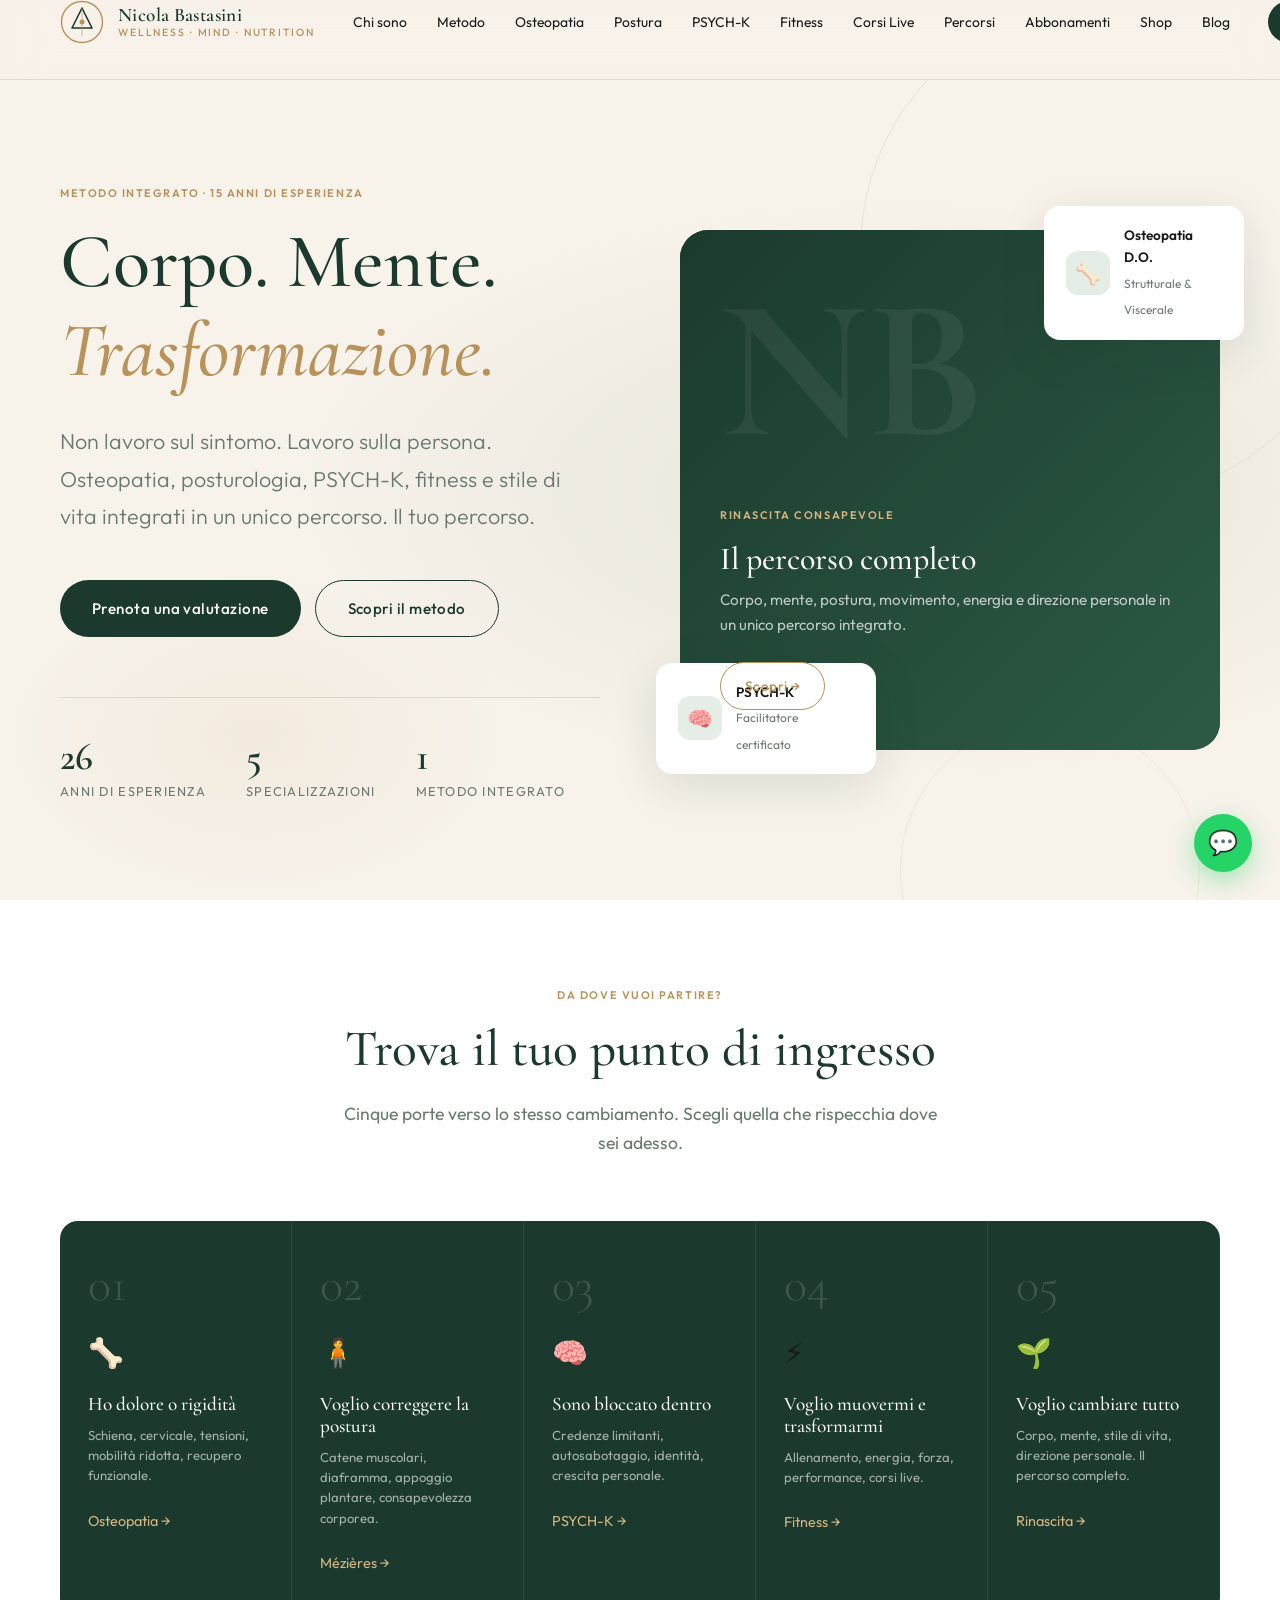
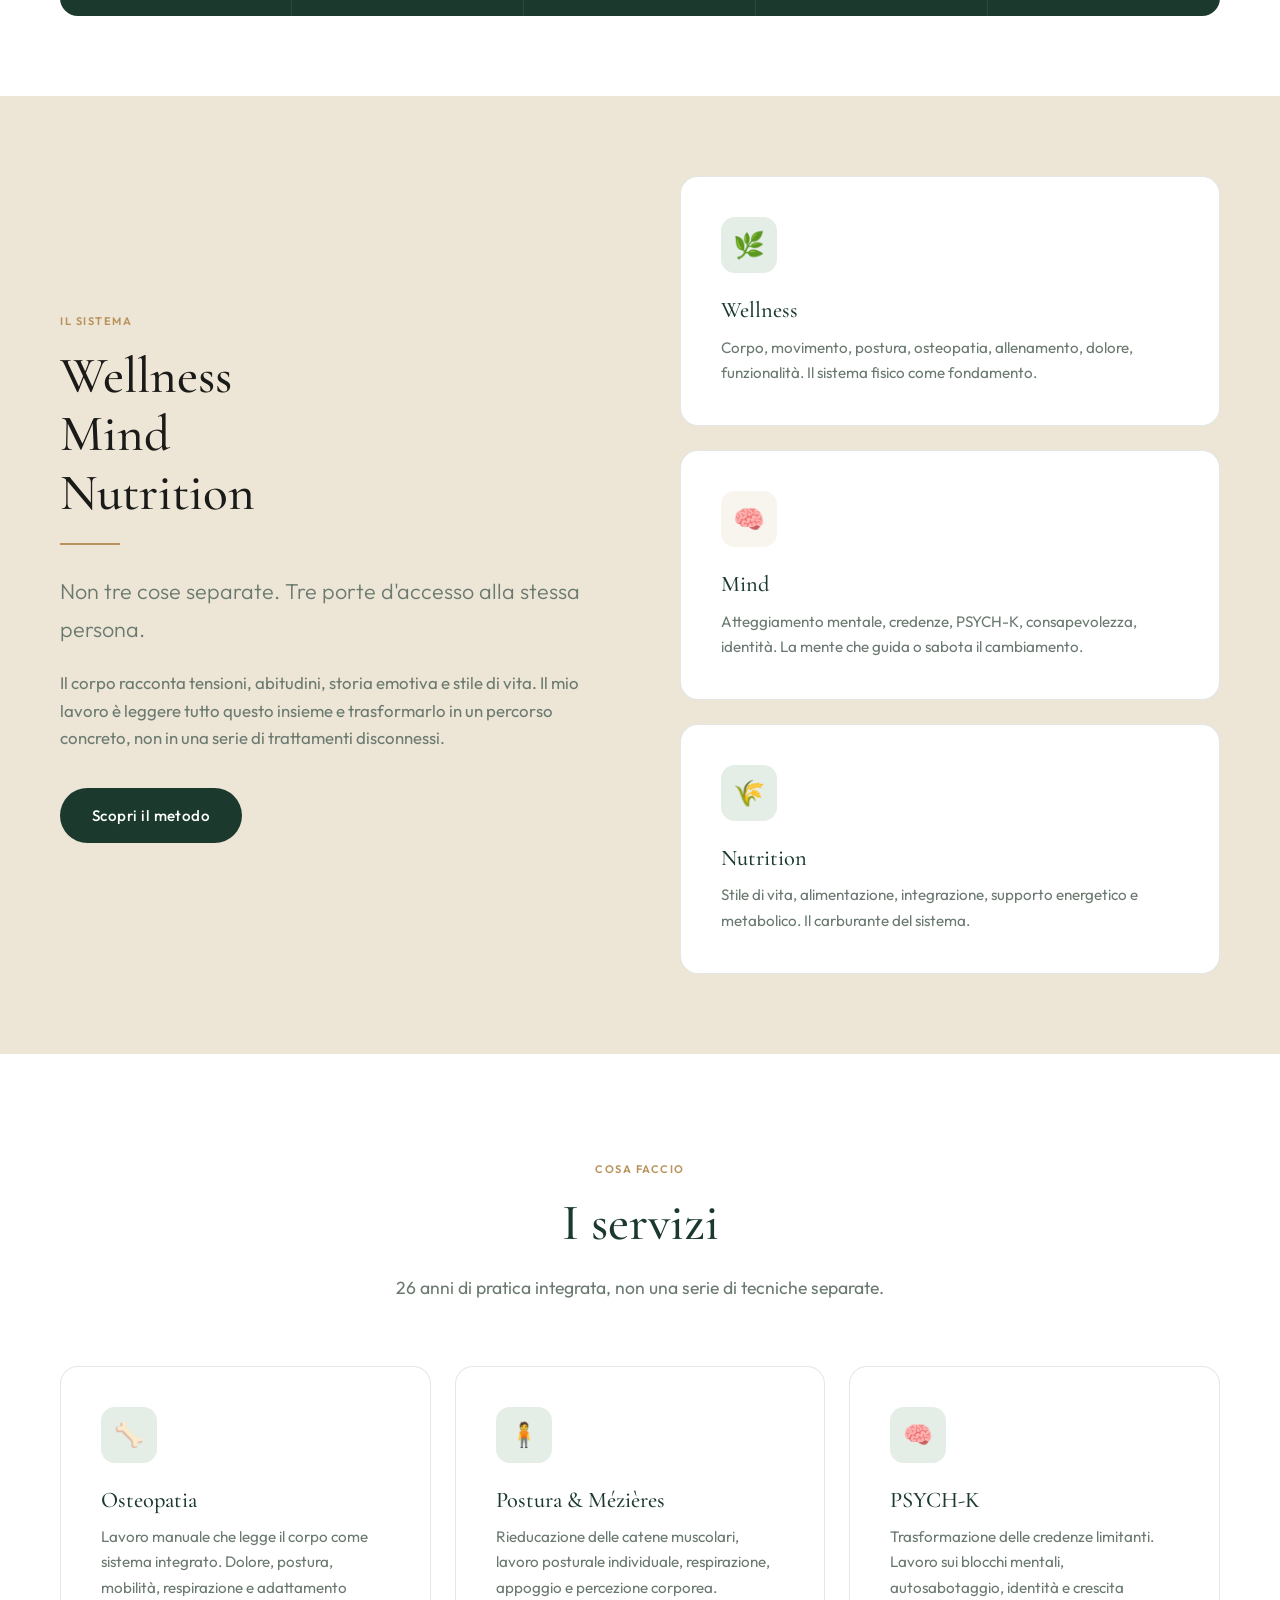
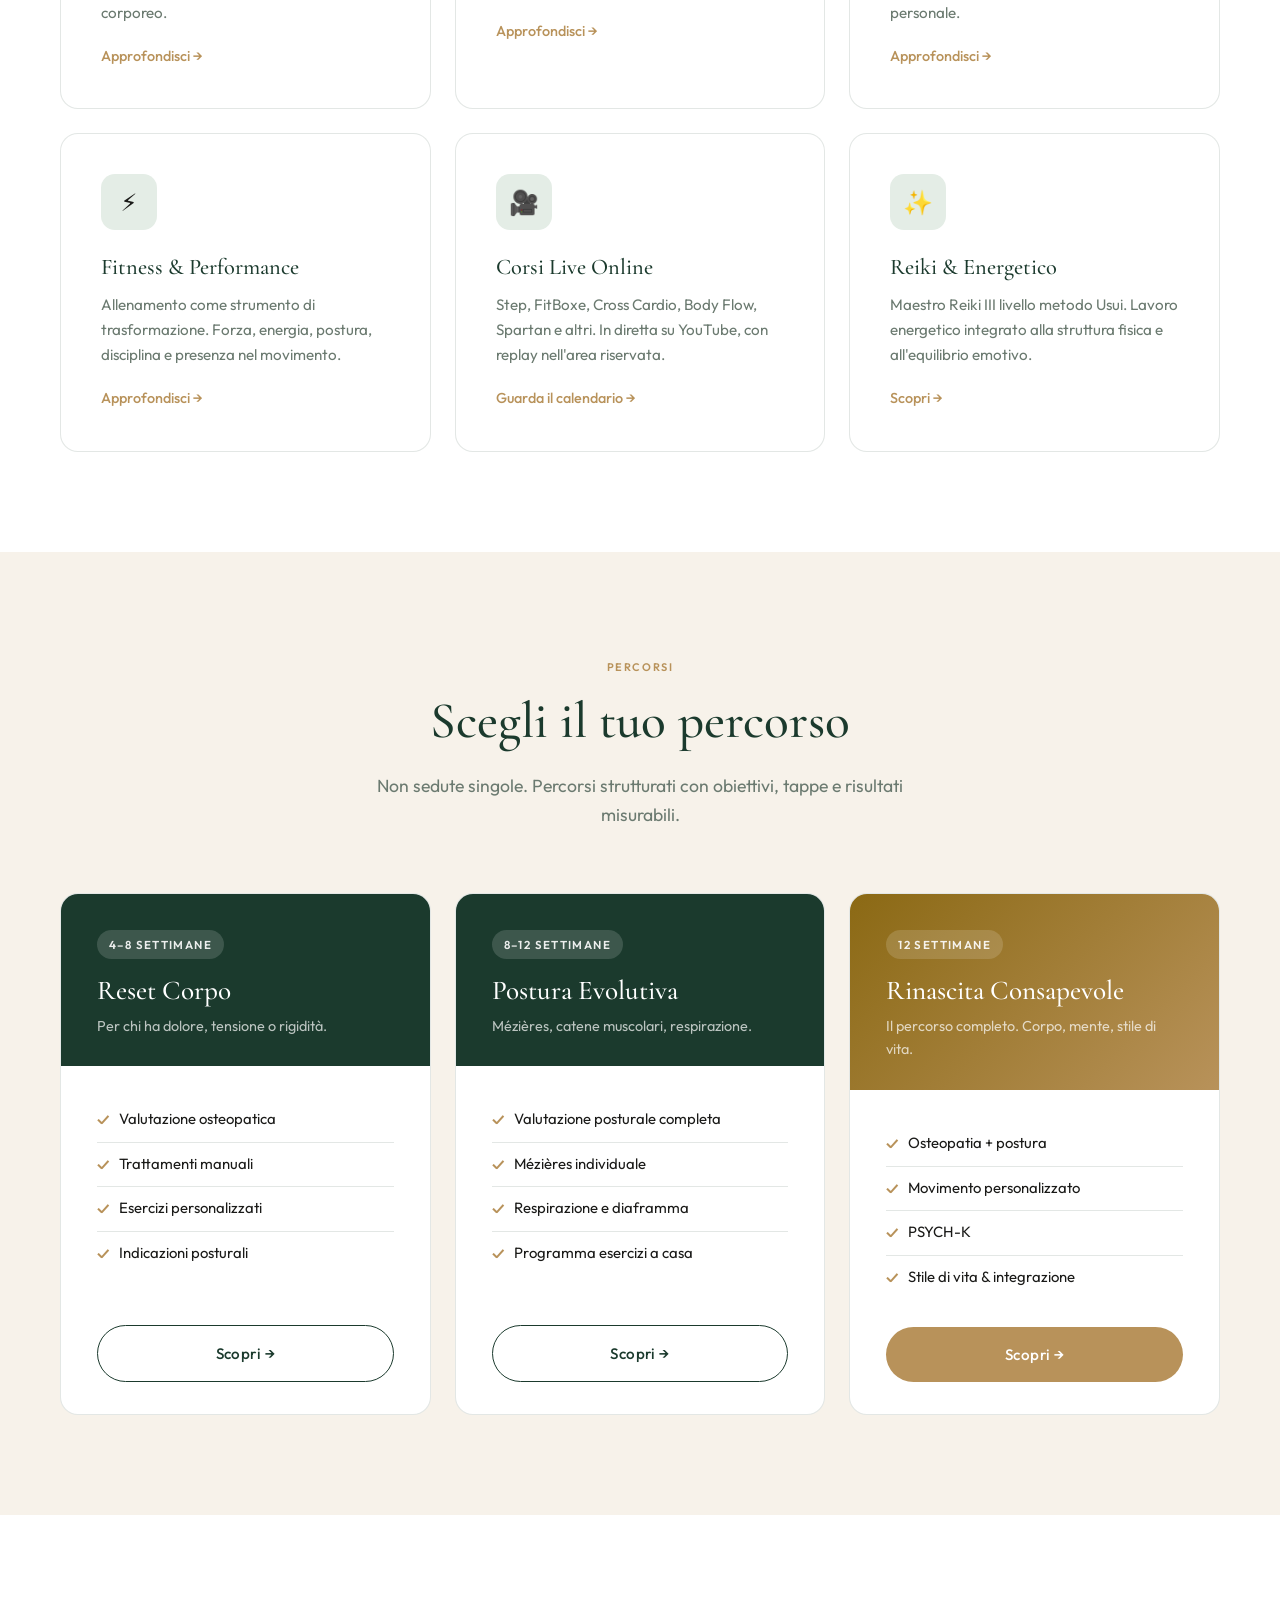
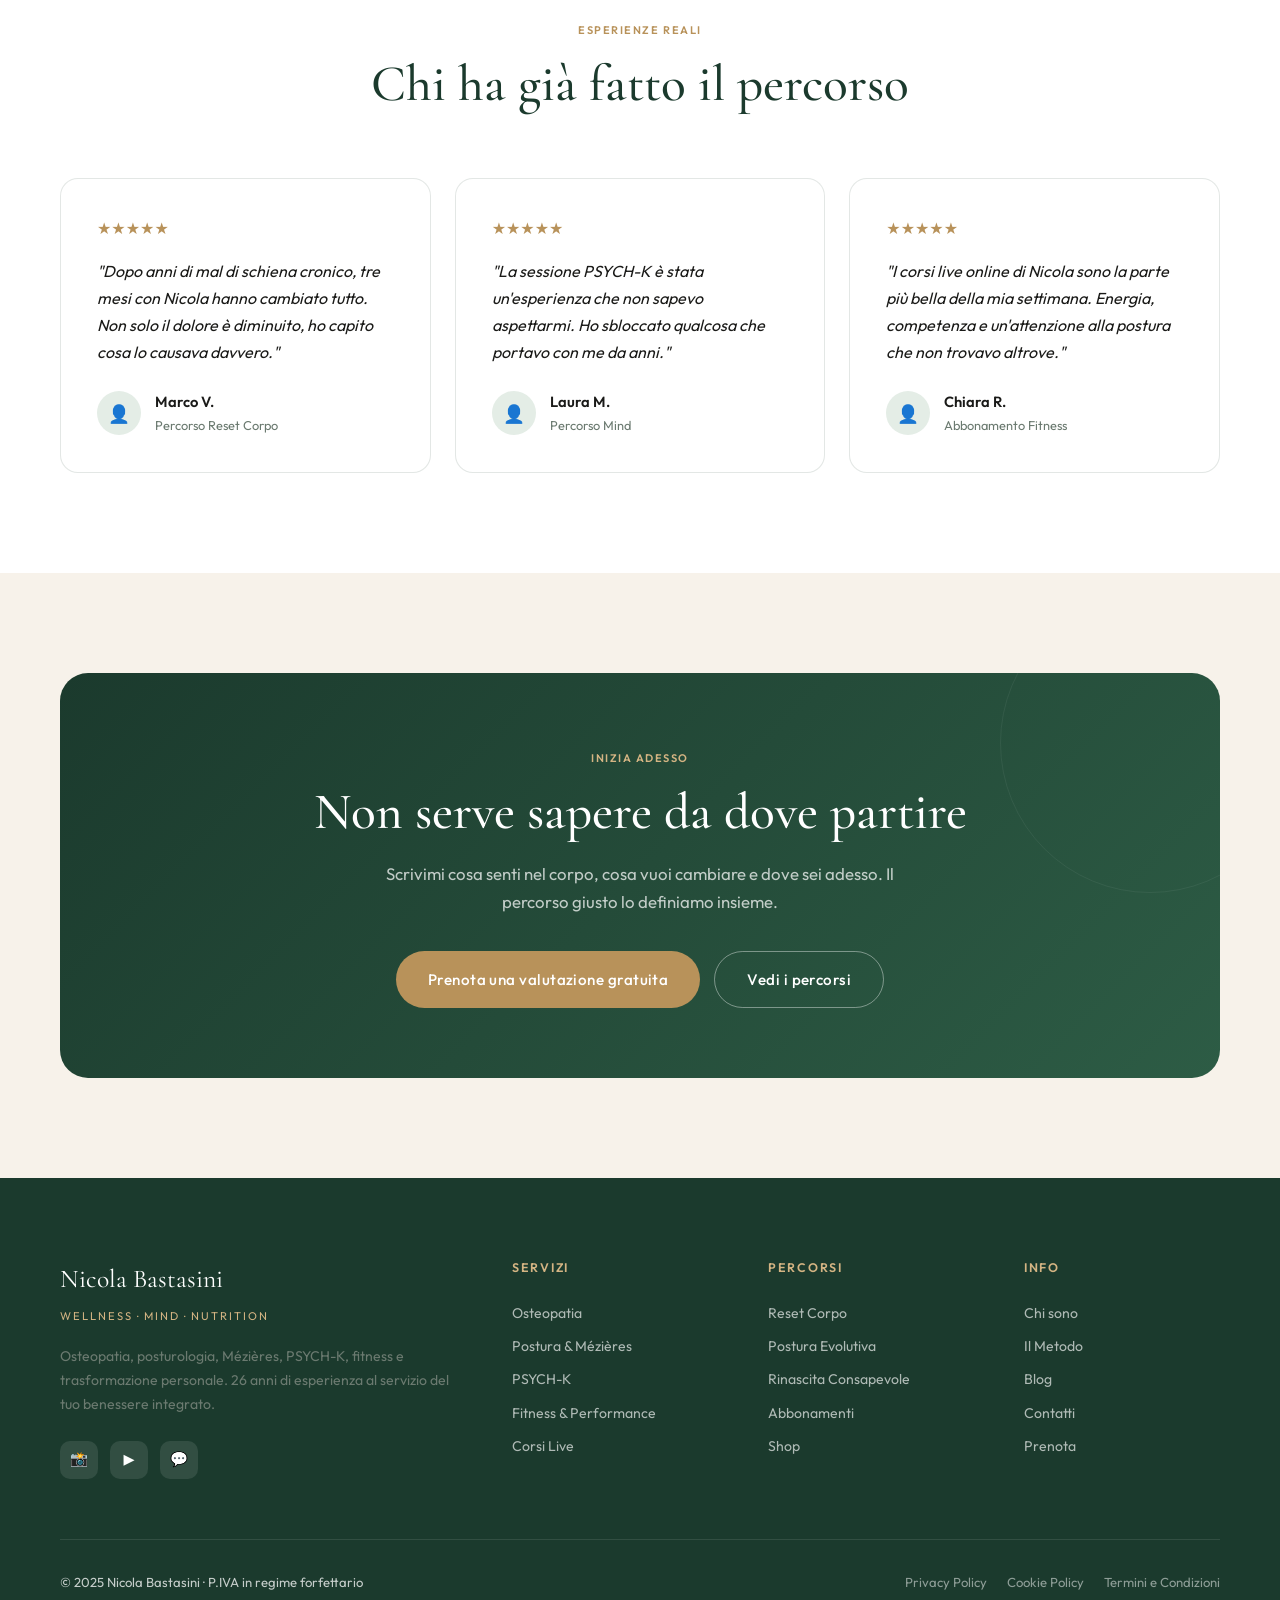
<file: index.html>
<!DOCTYPE html>
<html lang="it">
<head>
<meta charset="UTF-8"/>
<meta name="viewport" content="width=device-width, initial-scale=1.0"/>
<title>Nicola Bastasini | Wellness Mind Nutrition — Negrar, Verona</title>
<meta name="description" content="Osteopatia, posturologia Mézières, PSYCH-K, fitness e trasformazione personale. Il metodo integrato di Nicola Bastasini a Verona."/>
<link rel="stylesheet" href="style.css"/>
</head>
<body>

<!-- NAV injected by nav.js -->

<section class="hero">
  <div class="hero-bg"></div>
  <div class="hero-deco"></div>
  <div class="hero-deco-2"></div>
  <div class="container">
    <div class="hero-inner">
      <div class="hero-content animate-up">
        <span class="tag">Metodo Integrato · 15 anni di esperienza</span>
        <h1>Corpo. Mente.<br><em>Trasformazione.</em></h1>
        <p class="lead">Non lavoro sul sintomo. Lavoro sulla persona. Osteopatia, posturologia, PSYCH-K, fitness e stile di vita integrati in un unico percorso. Il tuo percorso.</p>
        <div class="hero-btns">
          <a href="contatti.html" class="btn btn-primary">Prenota una valutazione</a>
          <a href="metodo.html" class="btn btn-outline">Scopri il metodo</a>
        </div>
        <div class="hero-stats">
          <div>
            <div class="stat-num">26</div>
            <div class="stat-label">anni di esperienza</div>
          </div>
          <div>
            <div class="stat-num">5</div>
            <div class="stat-label">specializzazioni</div>
          </div>
          <div>
            <div class="stat-num">1</div>
            <div class="stat-label">metodo integrato</div>
          </div>
        </div>
      </div>
      <div class="hero-visual animate-up-2">
        <div class="hero-card-stack">
          <div class="hero-main-card">
            <div style="position:absolute;inset:0;background:linear-gradient(135deg,rgba(27,58,45,0.9),rgba(45,92,69,0.95));"></div>
            <div style="position:absolute;top:40px;left:40px;right:40px;opacity:0.06;font-size:200px;font-family:var(--font-display);font-weight:700;line-height:1;color:#fff;user-select:none;">NB</div>
            <div class="hero-main-card-inner" style="position:relative;z-index:2;">
              <span class="tag">Rinascita Consapevole</span>
              <h3>Il percorso completo</h3>
              <p>Corpo, mente, postura, movimento, energia e direzione personale in un unico percorso integrato.</p>
              <a href="percorsi.html" class="btn btn-outline-gold" style="margin-top:24px;font-size:.85rem;padding:12px 24px;">Scopri →</a>
            </div>
          </div>
          <div class="hero-card-float hero-card-float-1">
            <div class="float-icon">🦴</div>
            <div class="float-text">
              <strong>Osteopatia D.O.</strong>
              <span>Strutturale & Viscerale</span>
            </div>
          </div>
          <div class="hero-card-float hero-card-float-2">
            <div class="float-icon">🧠</div>
            <div class="float-text">
              <strong>PSYCH-K</strong>
              <span>Facilitatore certificato</span>
            </div>
          </div>
        </div>
      </div>
    </div>
  </div>
</section>

<!-- 5 PORTE -->
<section style="padding:80px 0;background:var(--white);">
  <div class="container">
    <div class="section-header">
      <span class="tag">Da dove vuoi partire?</span>
      <h2>Trova il tuo punto di ingresso</h2>
      <p>Cinque porte verso lo stesso cambiamento. Scegli quella che rispecchia dove sei adesso.</p>
    </div>
    <div class="porte-grid">
      <a href="osteopatia.html" class="porta">
        <div class="porta-num">01</div>
        <div class="porta-icon">🦴</div>
        <h4>Ho dolore o rigidità</h4>
        <p>Schiena, cervicale, tensioni, mobilità ridotta, recupero funzionale.</p>
        <div class="porta-arrow">Osteopatia →</div>
      </a>
      <a href="postura.html" class="porta">
        <div class="porta-num">02</div>
        <div class="porta-icon">🧍</div>
        <h4>Voglio correggere la postura</h4>
        <p>Catene muscolari, diaframma, appoggio plantare, consapevolezza corporea.</p>
        <div class="porta-arrow">Mézières →</div>
      </a>
      <a href="psych-k.html" class="porta">
        <div class="porta-num">03</div>
        <div class="porta-icon">🧠</div>
        <h4>Sono bloccato dentro</h4>
        <p>Credenze limitanti, autosabotaggio, identità, crescita personale.</p>
        <div class="porta-arrow">PSYCH-K →</div>
      </a>
      <a href="fitness.html" class="porta">
        <div class="porta-num">04</div>
        <div class="porta-icon">⚡</div>
        <h4>Voglio muovermi e trasformarmi</h4>
        <p>Allenamento, energia, forza, performance, corsi live.</p>
        <div class="porta-arrow">Fitness →</div>
      </a>
      <a href="percorsi.html" class="porta">
        <div class="porta-num">05</div>
        <div class="porta-icon">🌱</div>
        <h4>Voglio cambiare tutto</h4>
        <p>Corpo, mente, stile di vita, direzione personale. Il percorso completo.</p>
        <div class="porta-arrow">Rinascita →</div>
      </a>
    </div>
  </div>
</section>

<!-- IL SISTEMA -->
<section class="section band-cream">
  <div class="container">
    <div class="two-col">
      <div>
        <span class="tag">Il sistema</span>
        <h2>Wellness<br>Mind<br>Nutrition</h2>
        <div class="divider"></div>
        <p class="lead">Non tre cose separate. Tre porte d'accesso alla stessa persona.</p>
        <p style="margin-top:20px;">Il corpo racconta tensioni, abitudini, storia emotiva e stile di vita. Il mio lavoro è leggere tutto questo insieme e trasformarlo in un percorso concreto, non in una serie di trattamenti disconnessi.</p>
        <a href="metodo.html" class="btn btn-primary" style="margin-top:36px;">Scopri il metodo</a>
      </div>
      <div class="card-grid" style="grid-template-columns:1fr;">
        <div class="card">
          <div class="card-icon" style="background:#E4EDE6;font-size:1.6rem;">🌿</div>
          <h3>Wellness</h3>
          <p>Corpo, movimento, postura, osteopatia, allenamento, dolore, funzionalità. Il sistema fisico come fondamento.</p>
        </div>
        <div class="card">
          <div class="card-icon" style="background:rgba(184,146,90,0.1);font-size:1.6rem;">🧠</div>
          <h3>Mind</h3>
          <p>Atteggiamento mentale, credenze, PSYCH-K, consapevolezza, identità. La mente che guida o sabota il cambiamento.</p>
        </div>
        <div class="card">
          <div class="card-icon" style="background:#E4EDE6;font-size:1.6rem;">🌾</div>
          <h3>Nutrition</h3>
          <p>Stile di vita, alimentazione, integrazione, supporto energetico e metabolico. Il carburante del sistema.</p>
        </div>
      </div>
    </div>
  </div>
</section>

<!-- SERVIZI PRINCIPALI -->
<section class="section band-white">
  <div class="container">
    <div class="section-header">
      <span class="tag">Cosa faccio</span>
      <h2>I servizi</h2>
      <p>26 anni di pratica integrata, non una serie di tecniche separate.</p>
    </div>
    <div class="card-grid">
      <div class="card">
        <div class="card-icon">🦴</div>
        <h3>Osteopatia</h3>
        <p>Lavoro manuale che legge il corpo come sistema integrato. Dolore, postura, mobilità, respirazione e adattamento corporeo.</p>
        <a href="osteopatia.html" class="card-link">Approfondisci →</a>
      </div>
      <div class="card">
        <div class="card-icon">🧍</div>
        <h3>Postura & Mézières</h3>
        <p>Rieducazione delle catene muscolari, lavoro posturale individuale, respirazione, appoggio e percezione corporea.</p>
        <a href="postura.html" class="card-link">Approfondisci →</a>
      </div>
      <div class="card">
        <div class="card-icon">🧠</div>
        <h3>PSYCH-K</h3>
        <p>Trasformazione delle credenze limitanti. Lavoro sui blocchi mentali, autosabotaggio, identità e crescita personale.</p>
        <a href="psych-k.html" class="card-link">Approfondisci →</a>
      </div>
      <div class="card">
        <div class="card-icon">⚡</div>
        <h3>Fitness & Performance</h3>
        <p>Allenamento come strumento di trasformazione. Forza, energia, postura, disciplina e presenza nel movimento.</p>
        <a href="fitness.html" class="card-link">Approfondisci →</a>
      </div>
      <div class="card">
        <div class="card-icon">🎥</div>
        <h3>Corsi Live Online</h3>
        <p>Step, FitBoxe, Cross Cardio, Body Flow, Spartan e altri. In diretta su YouTube, con replay nell'area riservata.</p>
        <a href="corsi-live.html" class="card-link">Guarda il calendario →</a>
      </div>
      <div class="card">
        <div class="card-icon">✨</div>
        <h3>Reiki & Energetico</h3>
        <p>Maestro Reiki III livello metodo Usui. Lavoro energetico integrato alla struttura fisica e all'equilibrio emotivo.</p>
        <a href="metodo.html" class="card-link">Scopri →</a>
      </div>
    </div>
  </div>
</section>

<!-- PERCORSI PREVIEW -->
<section class="section" style="background:var(--cream);">
  <div class="container">
    <div class="section-header">
      <span class="tag">Percorsi</span>
      <h2>Scegli il tuo percorso</h2>
      <p>Non sedute singole. Percorsi strutturati con obiettivi, tappe e risultati misurabili.</p>
    </div>
    <div style="display:grid;grid-template-columns:repeat(auto-fit,minmax(260px,1fr));gap:24px;">
      <div class="percorso-card">
        <div class="percorso-header">
          <div class="percorso-badge">4–8 settimane</div>
          <h3>Reset Corpo</h3>
          <p>Per chi ha dolore, tensione o rigidità.</p>
        </div>
        <div class="percorso-body">
          <ul class="percorso-includes">
            <li>Valutazione osteopatica</li>
            <li>Trattamenti manuali</li>
            <li>Esercizi personalizzati</li>
            <li>Indicazioni posturali</li>
          </ul>
          <a href="percorsi.html" class="btn btn-outline" style="width:100%;justify-content:center;">Scopri →</a>
        </div>
      </div>
      <div class="percorso-card">
        <div class="percorso-header">
          <div class="percorso-badge">8–12 settimane</div>
          <h3>Postura Evolutiva</h3>
          <p>Mézières, catene muscolari, respirazione.</p>
        </div>
        <div class="percorso-body">
          <ul class="percorso-includes">
            <li>Valutazione posturale completa</li>
            <li>Mézières individuale</li>
            <li>Respirazione e diaframma</li>
            <li>Programma esercizi a casa</li>
          </ul>
          <a href="percorsi.html" class="btn btn-outline" style="width:100%;justify-content:center;">Scopri →</a>
        </div>
      </div>
      <div class="percorso-card">
        <div class="percorso-header gold-bg">
          <div class="percorso-badge">12 settimane</div>
          <h3>Rinascita Consapevole</h3>
          <p>Il percorso completo. Corpo, mente, stile di vita.</p>
        </div>
        <div class="percorso-body">
          <ul class="percorso-includes">
            <li>Osteopatia + postura</li>
            <li>Movimento personalizzato</li>
            <li>PSYCH-K</li>
            <li>Stile di vita & integrazione</li>
          </ul>
          <a href="percorsi.html" class="btn btn-gold" style="width:100%;justify-content:center;">Scopri →</a>
        </div>
      </div>
    </div>
  </div>
</section>

<!-- TESTIMONIALS -->
<section class="section band-white">
  <div class="container">
    <div class="section-header">
      <span class="tag">Esperienze reali</span>
      <h2>Chi ha già fatto il percorso</h2>
    </div>
    <div class="testimonials-grid">
      <div class="testimonial-card">
        <div class="testimonial-stars">★★★★★</div>
        <p class="testimonial-text">"Dopo anni di mal di schiena cronico, tre mesi con Nicola hanno cambiato tutto. Non solo il dolore è diminuito, ho capito cosa lo causava davvero."</p>
        <div class="testimonial-author">
          <div class="testimonial-avatar">👤</div>
          <div>
            <div class="testimonial-name">Marco V.</div>
            <div class="testimonial-role">Percorso Reset Corpo</div>
          </div>
        </div>
      </div>
      <div class="testimonial-card">
        <div class="testimonial-stars">★★★★★</div>
        <p class="testimonial-text">"La sessione PSYCH-K è stata un'esperienza che non sapevo aspettarmi. Ho sbloccato qualcosa che portavo con me da anni."</p>
        <div class="testimonial-author">
          <div class="testimonial-avatar">👤</div>
          <div>
            <div class="testimonial-name">Laura M.</div>
            <div class="testimonial-role">Percorso Mind</div>
          </div>
        </div>
      </div>
      <div class="testimonial-card">
        <div class="testimonial-stars">★★★★★</div>
        <p class="testimonial-text">"I corsi live online di Nicola sono la parte più bella della mia settimana. Energia, competenza e un'attenzione alla postura che non trovavo altrove."</p>
        <div class="testimonial-author">
          <div class="testimonial-avatar">👤</div>
          <div>
            <div class="testimonial-name">Chiara R.</div>
            <div class="testimonial-role">Abbonamento Fitness</div>
          </div>
        </div>
      </div>
    </div>
  </div>
</section>

<!-- CTA FINALE -->
<section class="section">
  <div class="container">
    <div class="cta-band">
      <div class="cta-band::before"></div>
      <span class="tag" style="color:var(--gold-light);">Inizia adesso</span>
      <h2>Non serve sapere da dove partire</h2>
      <p>Scrivimi cosa senti nel corpo, cosa vuoi cambiare e dove sei adesso. Il percorso giusto lo definiamo insieme.</p>
      <div class="cta-band-btns">
        <a href="contatti.html" class="btn btn-gold">Prenota una valutazione gratuita</a>
        <a href="percorsi.html" class="btn btn-outline" style="color:#fff;border-color:rgba(255,255,255,0.4);">Vedi i percorsi</a>
      </div>
    </div>
  </div>
</section>

<!-- FOOTER injected by nav.js -->

<script src="nav.js"></script>
<script src="https://identity.netlify.com/v1/netlify-identity-widget.js"></script>
<script>
if (window.netlifyIdentity) {
  window.netlifyIdentity.on("init", user => {
    if (!user) {
      window.netlifyIdentity.on("login", () => {
        document.location.href = "/admin/";
      });
    }
  });
}
</script>
</body>
</html>
</file>
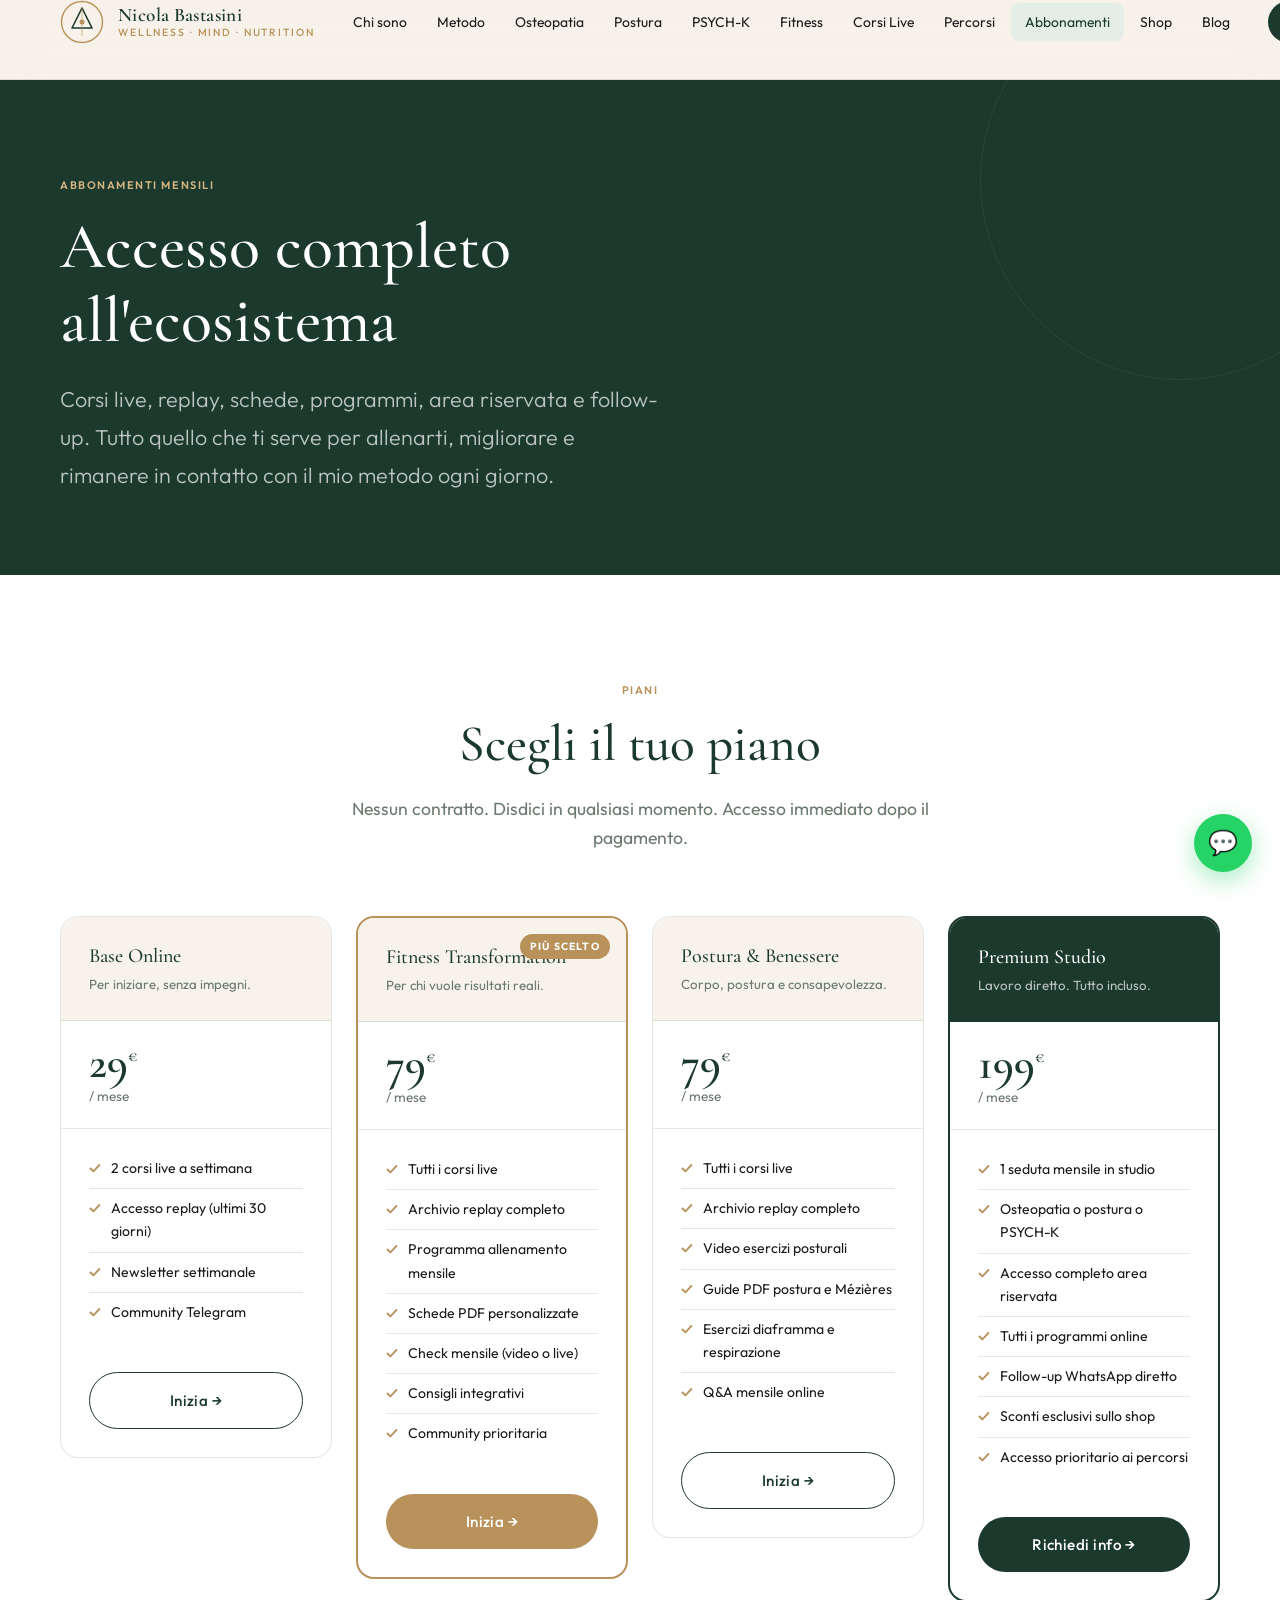
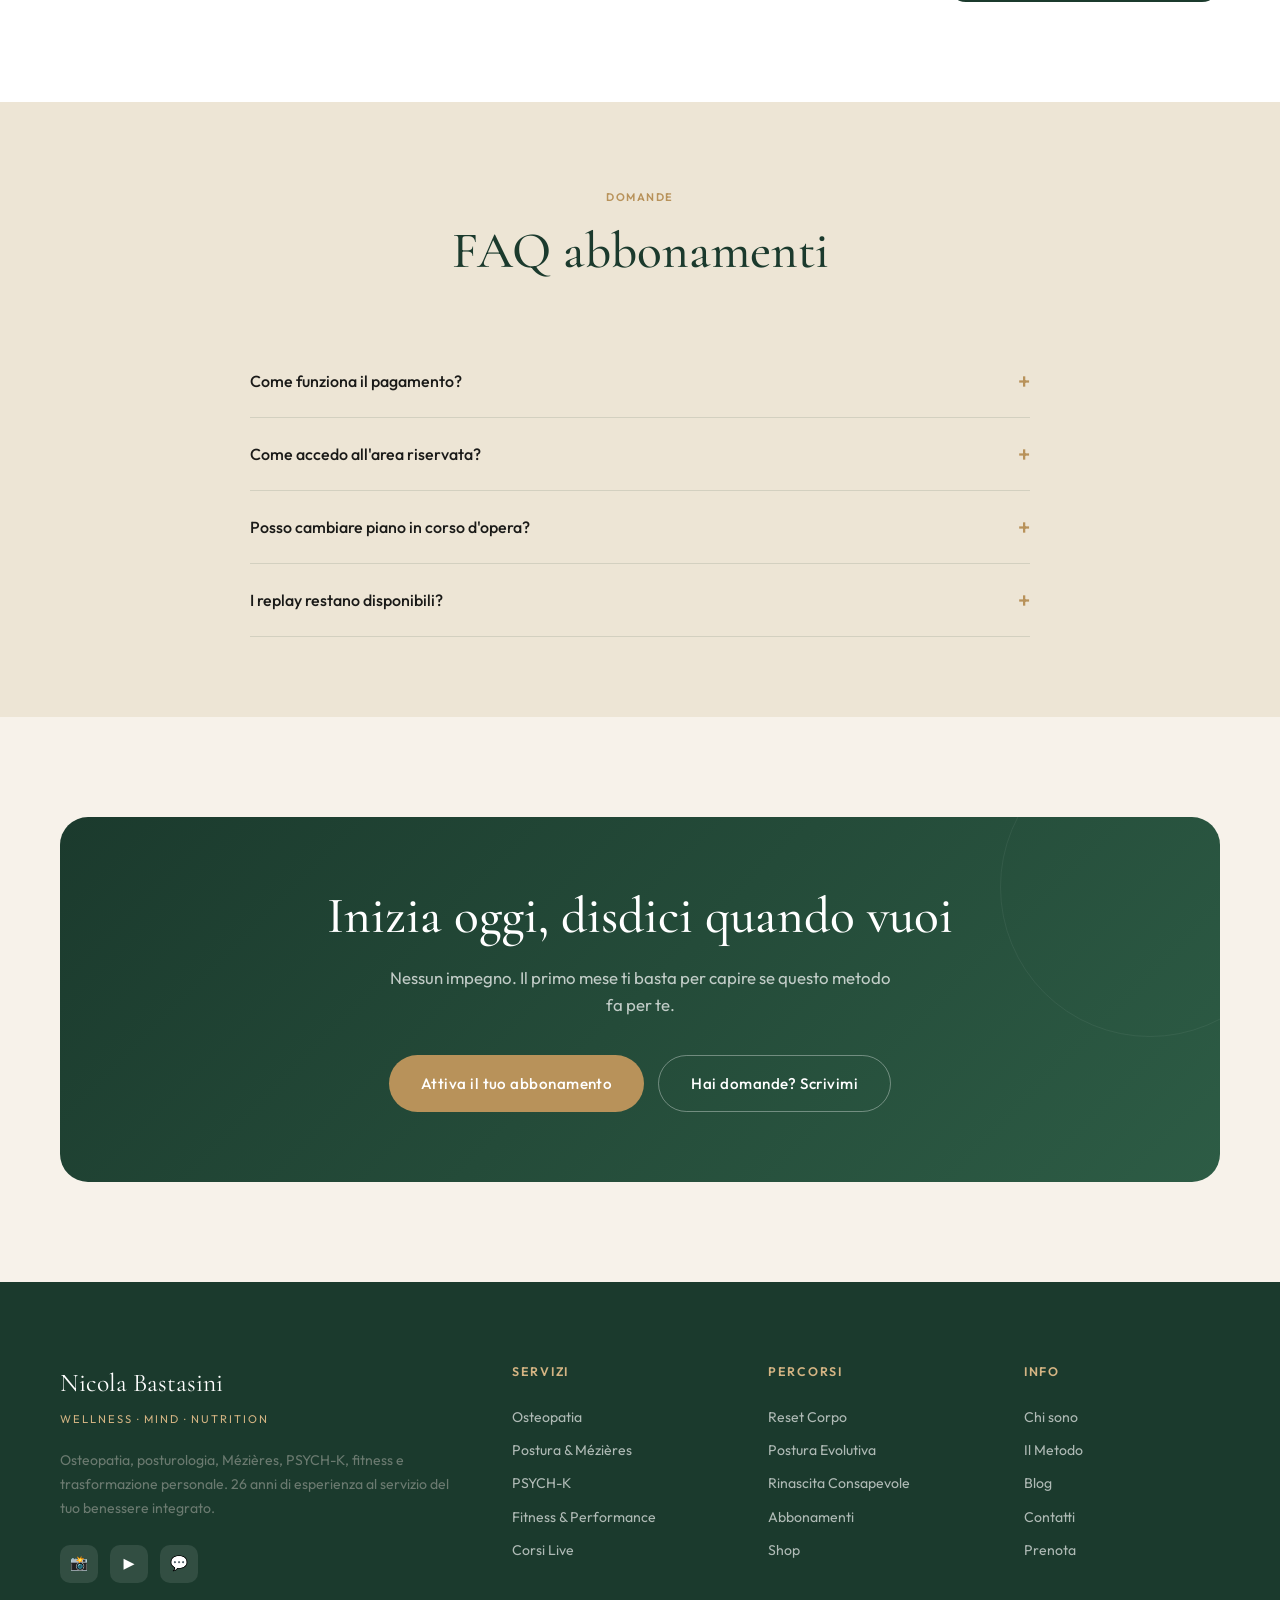
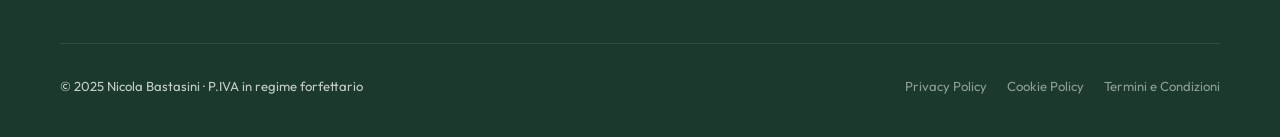
<file: abbonamenti.html>
<!DOCTYPE html>
<html lang="it">
<head>
<meta charset="UTF-8"/>
<meta name="viewport" content="width=device-width, initial-scale=1.0"/>
<title>Abbonamenti — Nicola Bastasini</title>
<link rel="stylesheet" href="style.css"/>
</head>
<body>

<section class="page-hero">
  <div class="container">
    <span class="tag">Abbonamenti mensili</span>
    <h1>Accesso completo<br>all'ecosistema</h1>
    <p class="lead" style="max-width:600px;">Corsi live, replay, schede, programmi, area riservata e follow-up. Tutto quello che ti serve per allenarti, migliorare e rimanere in contatto con il mio metodo ogni giorno.</p>
  </div>
</section>

<section class="section band-white">
  <div class="container">
    <div class="section-header">
      <span class="tag">Piani</span>
      <h2>Scegli il tuo piano</h2>
      <p>Nessun contratto. Disdici in qualsiasi momento. Accesso immediato dopo il pagamento.</p>
    </div>
    <div class="abbonamento-grid">

      <div class="abbonamento-card">
        <div class="abb-header">
          <h4>Base Online</h4>
          <p>Per iniziare, senza impegni.</p>
        </div>
        <div class="abb-price">
          <div class="amount">29<sup style="font-size:1rem;">€</sup></div>
          <div class="period">/ mese</div>
        </div>
        <div class="abb-features">
          <ul>
            <li>2 corsi live a settimana</li>
            <li>Accesso replay (ultimi 30 giorni)</li>
            <li>Newsletter settimanale</li>
            <li>Community Telegram</li>
          </ul>
        </div>
        <div class="abb-cta">
          <a href="https://ko-fi.com/nicolabastasini" target="_blank" class="btn btn-outline">Inizia →</a>
        </div>
      </div>

      <div class="abbonamento-card featured">
        <div class="abb-header">
          <h4>Fitness Transformation</h4>
          <p>Per chi vuole risultati reali.</p>
        </div>
        <div class="abb-price">
          <div class="amount">79<sup style="font-size:1rem;">€</sup></div>
          <div class="period">/ mese</div>
        </div>
        <div class="abb-features">
          <ul>
            <li>Tutti i corsi live</li>
            <li>Archivio replay completo</li>
            <li>Programma allenamento mensile</li>
            <li>Schede PDF personalizzate</li>
            <li>Check mensile (video o live)</li>
            <li>Consigli integrativi</li>
            <li>Community prioritaria</li>
          </ul>
        </div>
        <div class="abb-cta">
          <a href="https://ko-fi.com/nicolabastasini" target="_blank" class="btn btn-gold">Inizia →</a>
        </div>
      </div>

      <div class="abbonamento-card">
        <div class="abb-header">
          <h4>Postura & Benessere</h4>
          <p>Corpo, postura e consapevolezza.</p>
        </div>
        <div class="abb-price">
          <div class="amount">79<sup style="font-size:1rem;">€</sup></div>
          <div class="period">/ mese</div>
        </div>
        <div class="abb-features">
          <ul>
            <li>Tutti i corsi live</li>
            <li>Archivio replay completo</li>
            <li>Video esercizi posturali</li>
            <li>Guide PDF postura e Mézières</li>
            <li>Esercizi diaframma e respirazione</li>
            <li>Q&A mensile online</li>
          </ul>
        </div>
        <div class="abb-cta">
          <a href="https://ko-fi.com/nicolabastasini" target="_blank" class="btn btn-outline">Inizia →</a>
        </div>
      </div>

      <div class="abbonamento-card" style="border:2px solid var(--green);">
        <div class="abb-header" style="background:var(--green);">
          <h4 style="color:var(--white);">Premium Studio</h4>
          <p style="color:rgba(255,255,255,0.7);">Lavoro diretto. Tutto incluso.</p>
        </div>
        <div class="abb-price">
          <div class="amount" style="color:var(--green);">199<sup style="font-size:1rem;">€</sup></div>
          <div class="period">/ mese</div>
        </div>
        <div class="abb-features">
          <ul>
            <li>1 seduta mensile in studio</li>
            <li>Osteopatia o postura o PSYCH-K</li>
            <li>Accesso completo area riservata</li>
            <li>Tutti i programmi online</li>
            <li>Follow-up WhatsApp diretto</li>
            <li>Sconti esclusivi sullo shop</li>
            <li>Accesso prioritario ai percorsi</li>
          </ul>
        </div>
        <div class="abb-cta">
          <a href="contatti.html" class="btn btn-primary">Richiedi info →</a>
        </div>
      </div>

    </div>
  </div>
</section>

<section class="section band-cream">
  <div class="container container-sm">
    <div class="section-header">
      <span class="tag">Domande</span>
      <h2>FAQ abbonamenti</h2>
    </div>
    <div>
      <div class="faq-item">
        <button class="faq-question">Come funziona il pagamento?</button>
        <div class="faq-answer">I pagamenti vengono gestiti tramite Ko-fi, piattaforma sicura che accetta PayPal e carte di credito. L'abbonamento si rinnova automaticamente ogni mese. Puoi cancellare in qualsiasi momento dal tuo profilo Ko-fi.</div>
      </div>
      <div class="faq-item">
        <button class="faq-question">Come accedo all'area riservata?</button>
        <div class="faq-answer">Dopo l'attivazione dell'abbonamento ricevi le credenziali via email. L'accesso è immediato. I contenuti sono organizzati per categoria e aggiornati ogni settimana.</div>
      </div>
      <div class="faq-item">
        <button class="faq-question">Posso cambiare piano in corso d'opera?</button>
        <div class="faq-answer">Sì. Puoi fare upgrade o downgrade in qualsiasi momento. Il cambio è attivo dal mese successivo.</div>
      </div>
      <div class="faq-item">
        <button class="faq-question">I replay restano disponibili?</button>
        <div class="faq-answer">Sì, per tutta la durata del tuo abbonamento. Con il piano Base hai accesso agli ultimi 30 giorni. Con i piani superiori hai l'archivio completo.</div>
      </div>
    </div>
  </div>
</section>

<section class="section" style="background:var(--cream);">
  <div class="container">
    <div class="cta-band">
      <h2>Inizia oggi, disdici quando vuoi</h2>
      <p>Nessun impegno. Il primo mese ti basta per capire se questo metodo fa per te.</p>
      <div class="cta-band-btns">
        <a href="https://ko-fi.com/nicolabastasini" target="_blank" class="btn btn-gold">Attiva il tuo abbonamento</a>
        <a href="contatti.html" class="btn btn-outline" style="color:#fff;border-color:rgba(255,255,255,0.35);">Hai domande? Scrivimi</a>
      </div>
    </div>
  </div>
</section>

<script src="nav.js"></script>
</body>
</html>
</file>
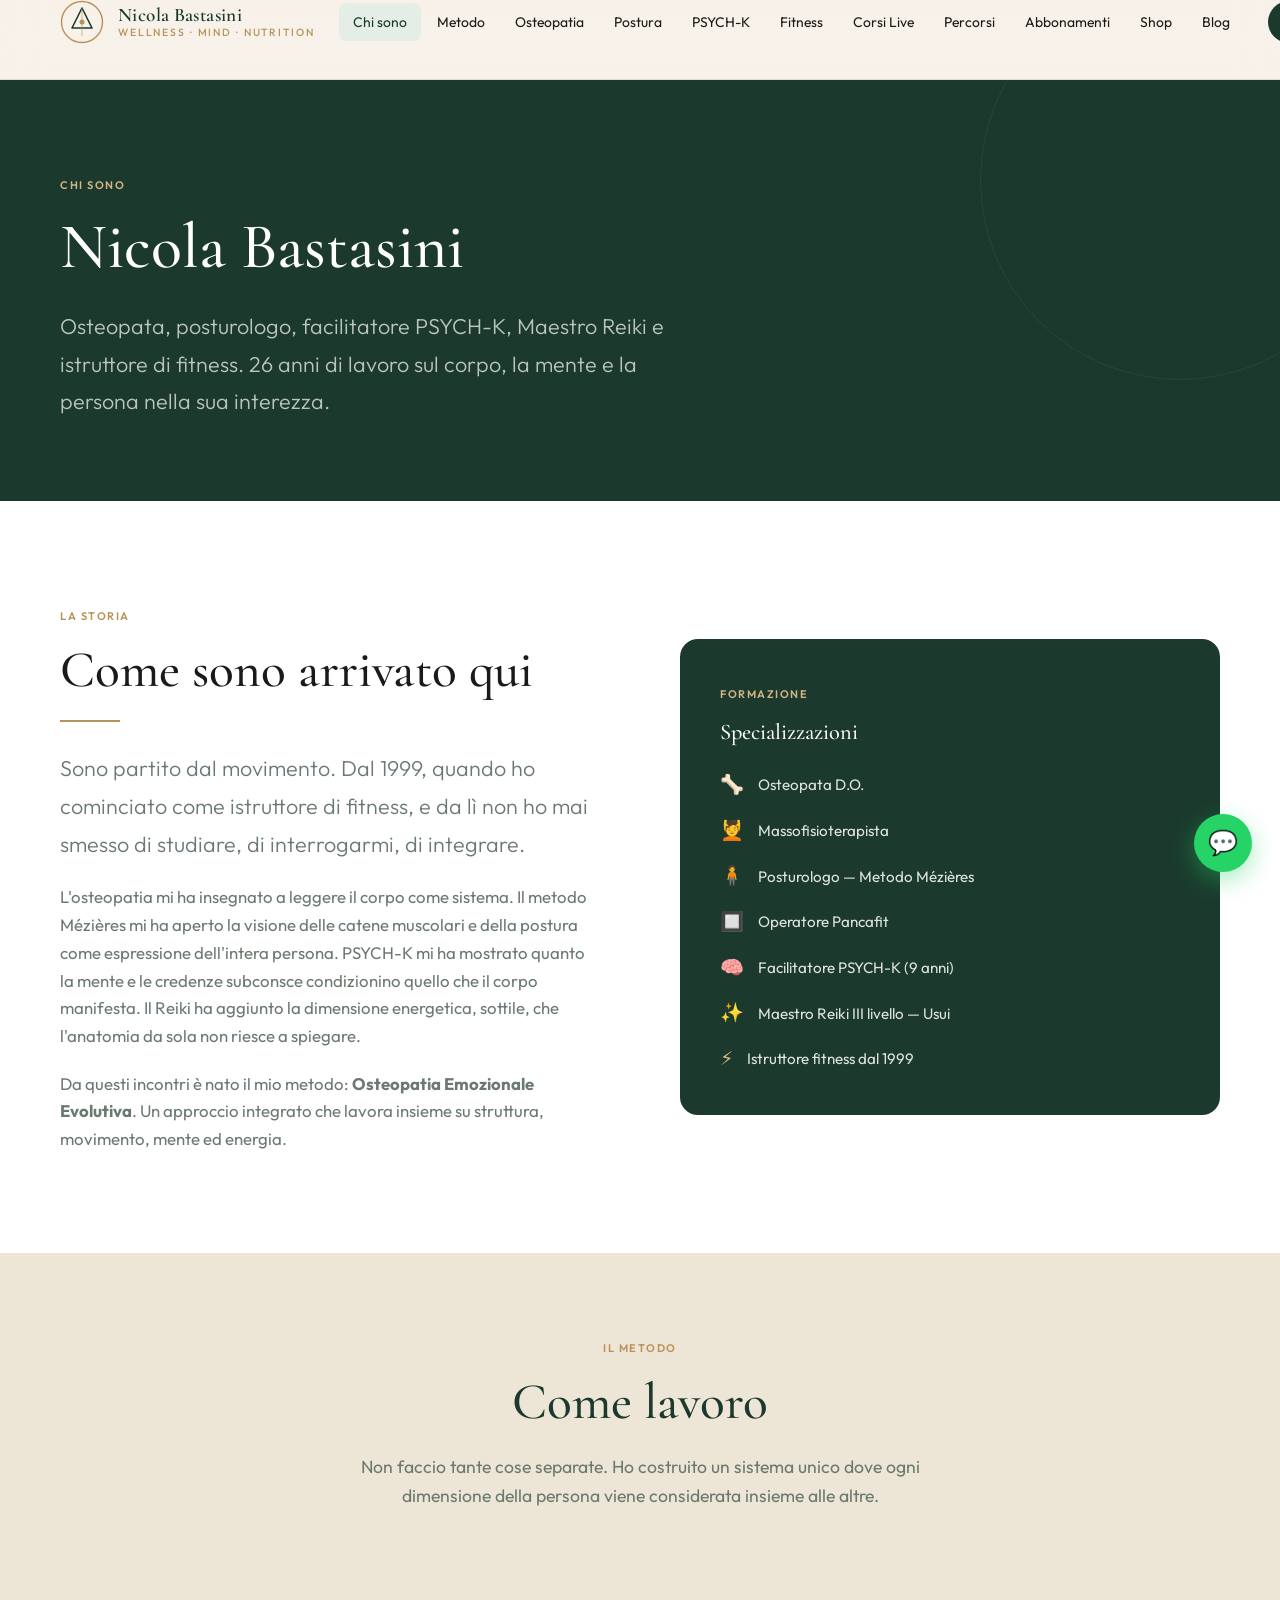
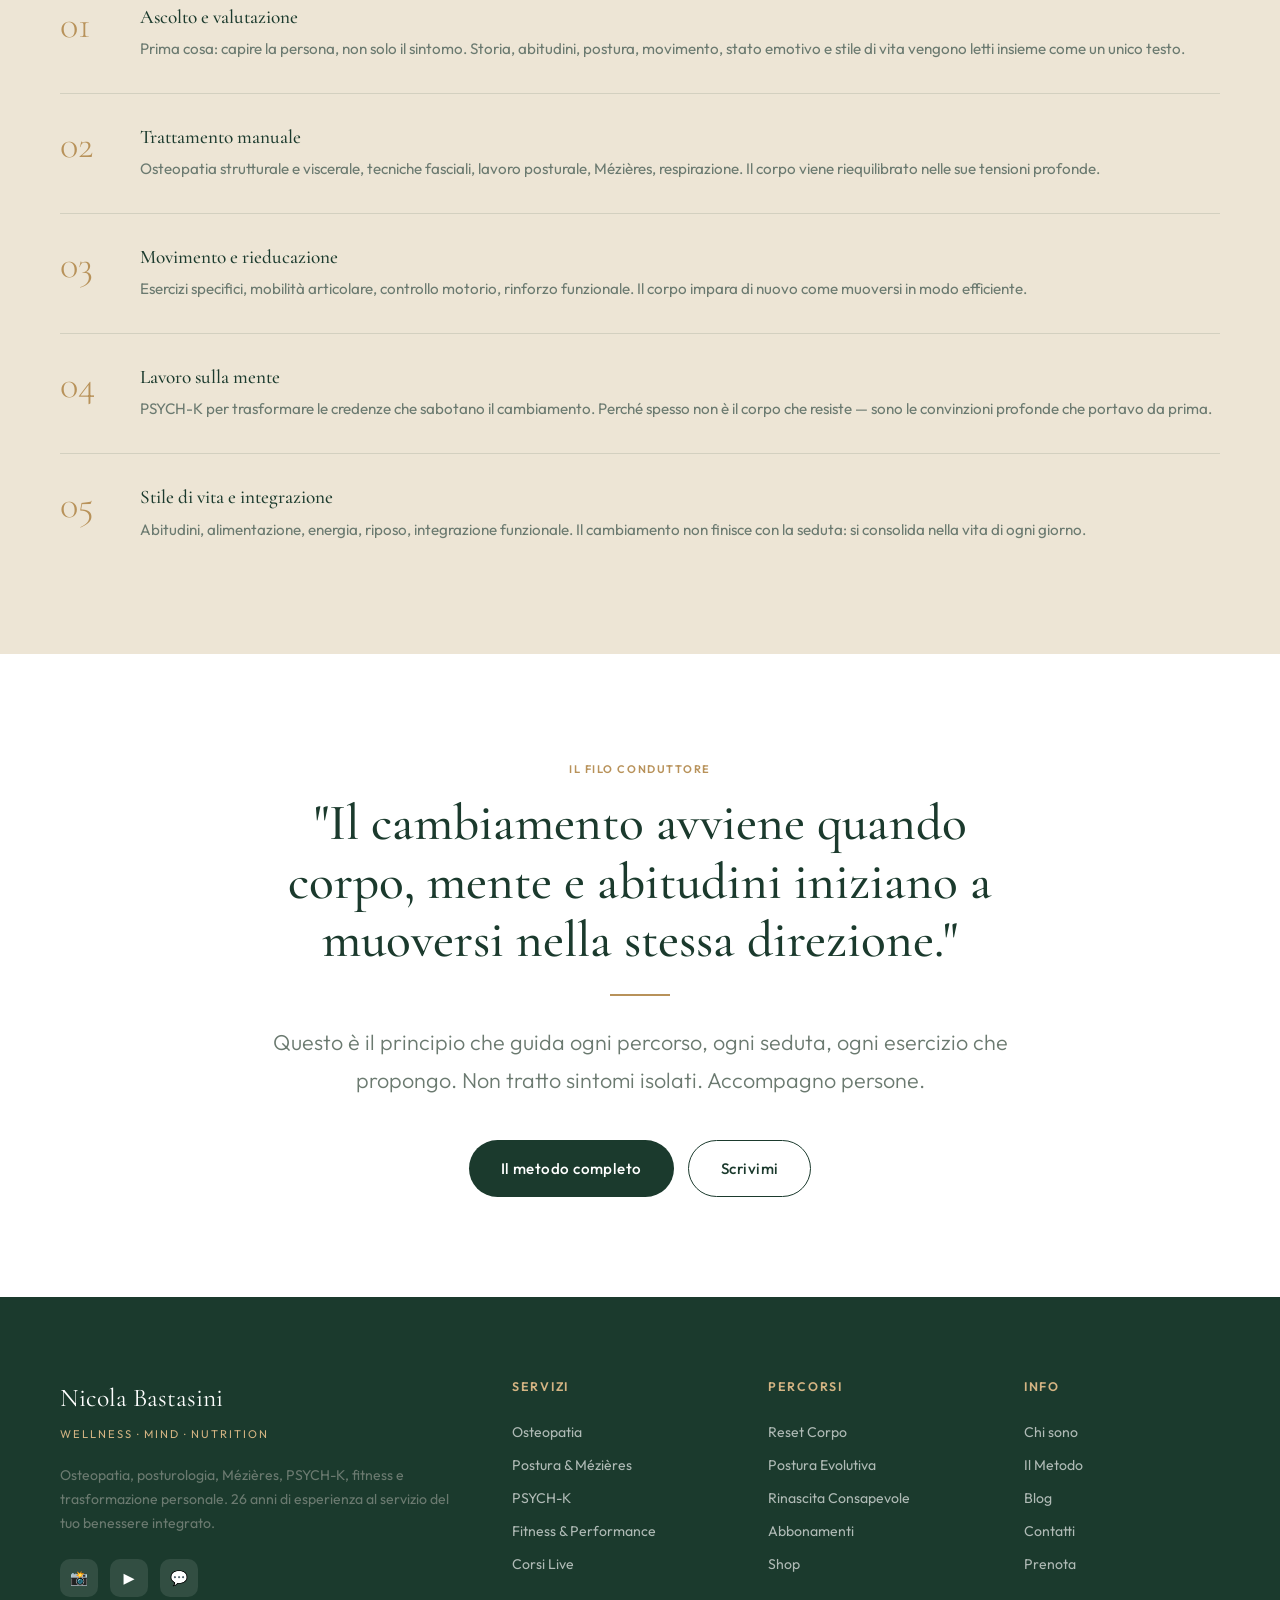
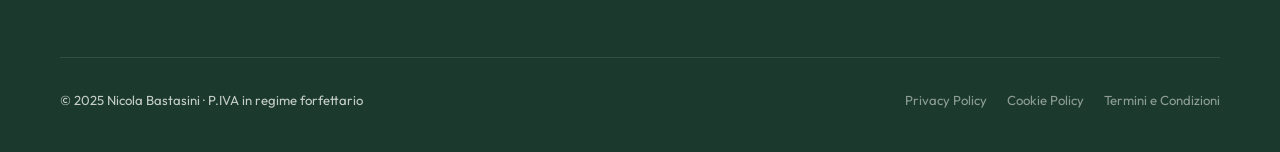
<file: chi-sono.html>
<!DOCTYPE html>
<html lang="it">
<head>
<meta charset="UTF-8"/>
<meta name="viewport" content="width=device-width, initial-scale=1.0"/>
<title>Chi sono — Nicola Bastasini</title>
<meta name="description" content="Osteopata D.O., massofisioterapista, posturologo Mézières, facilitatore PSYCH-K e Maestro Reiki. 26 anni di esperienza a Negrar di Valpolicella, Verona."/>
<link rel="stylesheet" href="style.css"/>
</head>
<body>

<section class="page-hero">
  <div class="container">
    <span class="tag">Chi sono</span>
    <h1>Nicola Bastasini</h1>
    <p class="lead" style="max-width:620px;">Osteopata, posturologo, facilitatore PSYCH-K, Maestro Reiki e istruttore di fitness. 26 anni di lavoro sul corpo, la mente e la persona nella sua interezza.</p>
  </div>
</section>

<section class="section band-white">
  <div class="container">
    <div class="two-col">
      <div>
        <span class="tag">La storia</span>
        <h2>Come sono arrivato qui</h2>
        <div class="divider"></div>
        <p class="lead">Sono partito dal movimento. Dal 1999, quando ho cominciato come istruttore di fitness, e da lì non ho mai smesso di studiare, di interrogarmi, di integrare.</p>
        <p style="margin-top:20px;">L'osteopatia mi ha insegnato a leggere il corpo come sistema. Il metodo Mézières mi ha aperto la visione delle catene muscolari e della postura come espressione dell'intera persona. PSYCH-K mi ha mostrato quanto la mente e le credenze subconsce condizionino quello che il corpo manifesta. Il Reiki ha aggiunto la dimensione energetica, sottile, che l'anatomia da sola non riesce a spiegare.</p>
        <p style="margin-top:20px;">Da questi incontri è nato il mio metodo: <strong>Osteopatia Emozionale Evolutiva</strong>. Un approccio integrato che lavora insieme su struttura, movimento, mente ed energia.</p>
      </div>
      <div>
        <div class="card" style="background:var(--green);border:none;">
          <span class="tag" style="color:var(--gold-light);">Formazione</span>
          <h3 style="color:var(--white);margin-bottom:24px;">Specializzazioni</h3>
          <ul style="display:flex;flex-direction:column;gap:14px;">
            <li style="display:flex;align-items:center;gap:14px;color:rgba(255,255,255,0.85);font-size:.95rem;">
              <span style="color:var(--gold-light);font-size:1.2rem;">🦴</span> Osteopata D.O.
            </li>
            <li style="display:flex;align-items:center;gap:14px;color:rgba(255,255,255,0.85);font-size:.95rem;">
              <span style="color:var(--gold-light);font-size:1.2rem;">💆</span> Massofisioterapista
            </li>
            <li style="display:flex;align-items:center;gap:14px;color:rgba(255,255,255,0.85);font-size:.95rem;">
              <span style="color:var(--gold-light);font-size:1.2rem;">🧍</span> Posturologo — Metodo Mézières
            </li>
            <li style="display:flex;align-items:center;gap:14px;color:rgba(255,255,255,0.85);font-size:.95rem;">
              <span style="color:var(--gold-light);font-size:1.2rem;">🔲</span> Operatore Pancafit
            </li>
            <li style="display:flex;align-items:center;gap:14px;color:rgba(255,255,255,0.85);font-size:.95rem;">
              <span style="color:var(--gold-light);font-size:1.2rem;">🧠</span> Facilitatore PSYCH-K (9 anni)
            </li>
            <li style="display:flex;align-items:center;gap:14px;color:rgba(255,255,255,0.85);font-size:.95rem;">
              <span style="color:var(--gold-light);font-size:1.2rem;">✨</span> Maestro Reiki III livello — Usui
            </li>
            <li style="display:flex;align-items:center;gap:14px;color:rgba(255,255,255,0.85);font-size:.95rem;">
              <span style="color:var(--gold-light);font-size:1.2rem;">⚡</span> Istruttore fitness dal 1999
            </li>
          </ul>
        </div>
      </div>
    </div>
  </div>
</section>

<section class="section band-cream">
  <div class="container">
    <div class="section-header">
      <span class="tag">Il metodo</span>
      <h2>Come lavoro</h2>
      <p>Non faccio tante cose separate. Ho costruito un sistema unico dove ogni dimensione della persona viene considerata insieme alle altre.</p>
    </div>
    <div class="steps">
      <div class="step">
        <div class="step-num">01</div>
        <div>
          <h4>Ascolto e valutazione</h4>
          <p>Prima cosa: capire la persona, non solo il sintomo. Storia, abitudini, postura, movimento, stato emotivo e stile di vita vengono letti insieme come un unico testo.</p>
        </div>
      </div>
      <div class="step">
        <div class="step-num">02</div>
        <div>
          <h4>Trattamento manuale</h4>
          <p>Osteopatia strutturale e viscerale, tecniche fasciali, lavoro posturale, Mézières, respirazione. Il corpo viene riequilibrato nelle sue tensioni profonde.</p>
        </div>
      </div>
      <div class="step">
        <div class="step-num">03</div>
        <div>
          <h4>Movimento e rieducazione</h4>
          <p>Esercizi specifici, mobilità articolare, controllo motorio, rinforzo funzionale. Il corpo impara di nuovo come muoversi in modo efficiente.</p>
        </div>
      </div>
      <div class="step">
        <div class="step-num">04</div>
        <div>
          <h4>Lavoro sulla mente</h4>
          <p>PSYCH-K per trasformare le credenze che sabotano il cambiamento. Perché spesso non è il corpo che resiste — sono le convinzioni profonde che portavo da prima.</p>
        </div>
      </div>
      <div class="step">
        <div class="step-num">05</div>
        <div>
          <h4>Stile di vita e integrazione</h4>
          <p>Abitudini, alimentazione, energia, riposo, integrazione funzionale. Il cambiamento non finisce con la seduta: si consolida nella vita di ogni giorno.</p>
        </div>
      </div>
    </div>
  </div>
</section>

<section class="section band-white">
  <div class="container">
    <div style="max-width:760px;margin:0 auto;text-align:center;">
      <span class="tag">Il filo conduttore</span>
      <h2 style="color:var(--green);margin-bottom:24px;">"Il cambiamento avviene quando corpo, mente e abitudini iniziano a muoversi nella stessa direzione."</h2>
      <div class="divider center"></div>
      <p class="lead">Questo è il principio che guida ogni percorso, ogni seduta, ogni esercizio che propongo. Non tratto sintomi isolati. Accompagno persone.</p>
      <div style="display:flex;justify-content:center;gap:14px;margin-top:40px;flex-wrap:wrap;">
        <a href="metodo.html" class="btn btn-primary">Il metodo completo</a>
        <a href="contatti.html" class="btn btn-outline">Scrivimi</a>
      </div>
    </div>
  </div>
</section>

<script src="nav.js"></script>
</body>
</html>
</file>
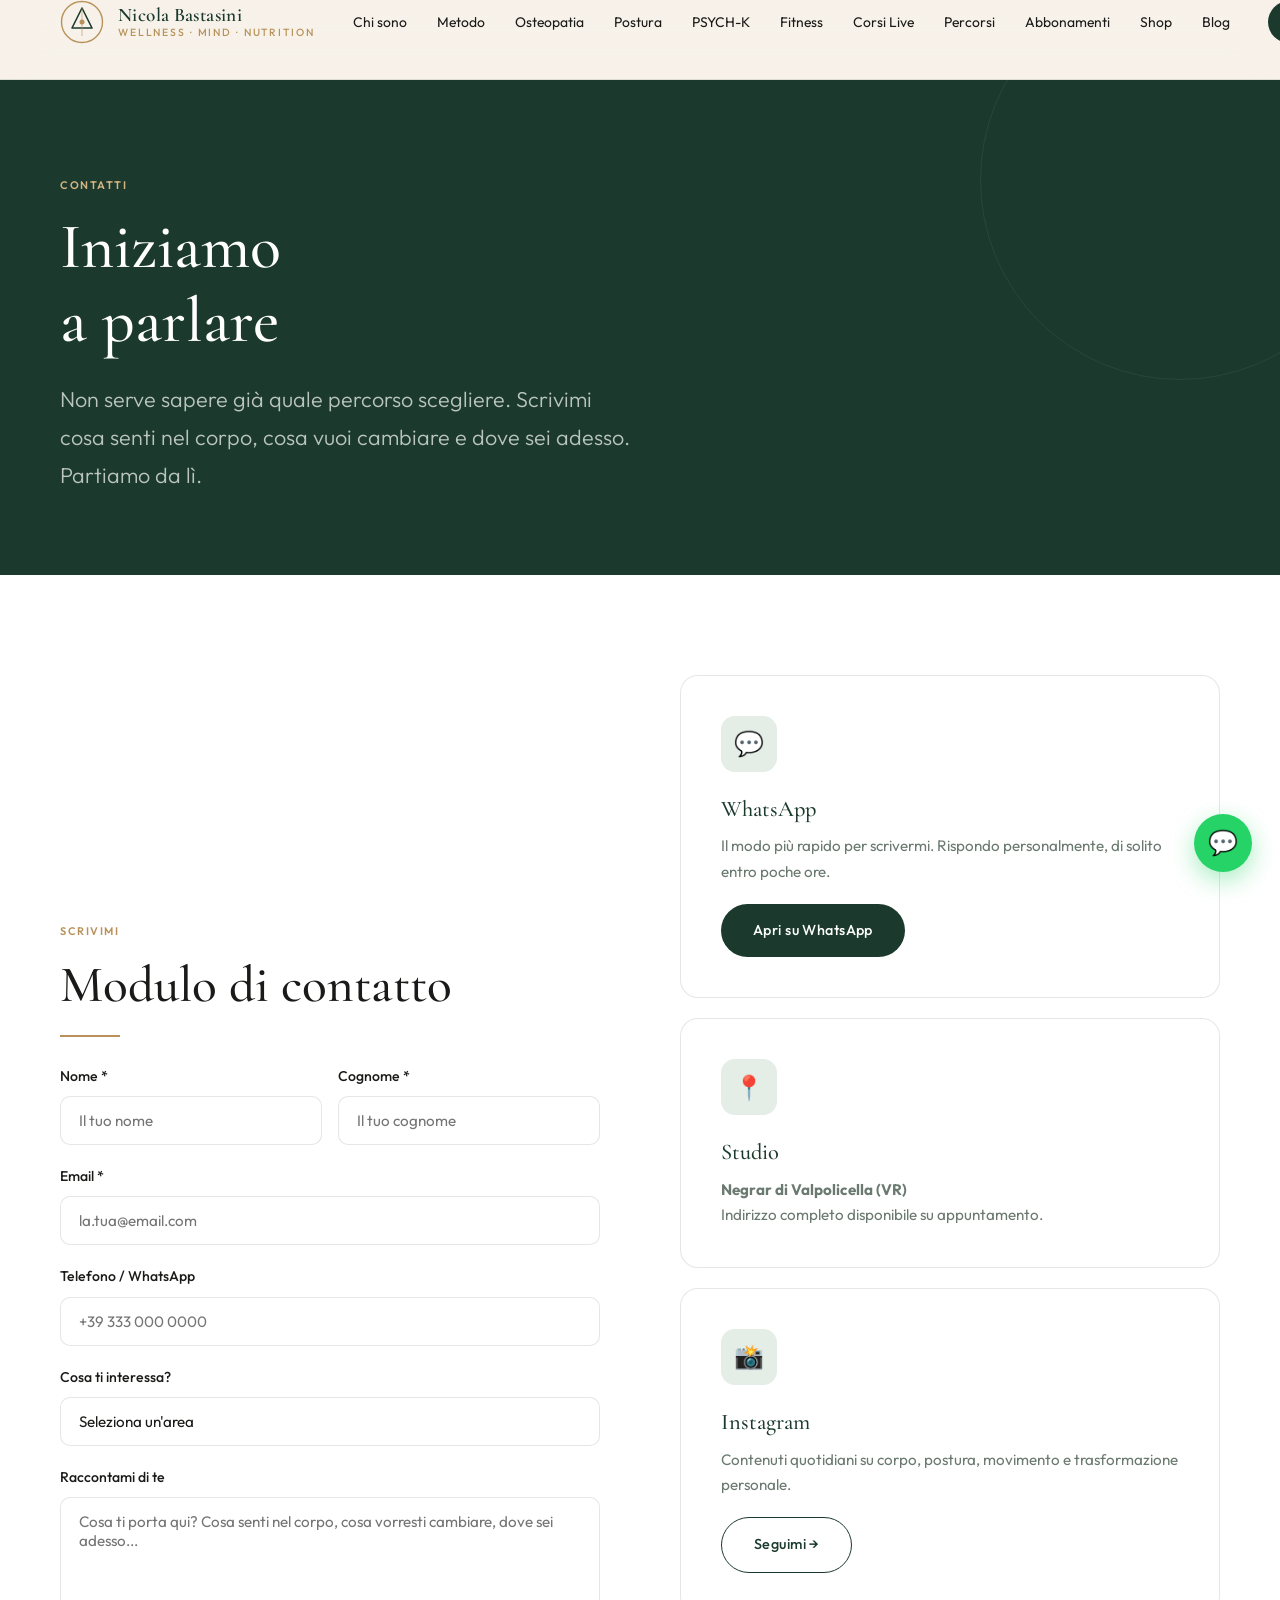
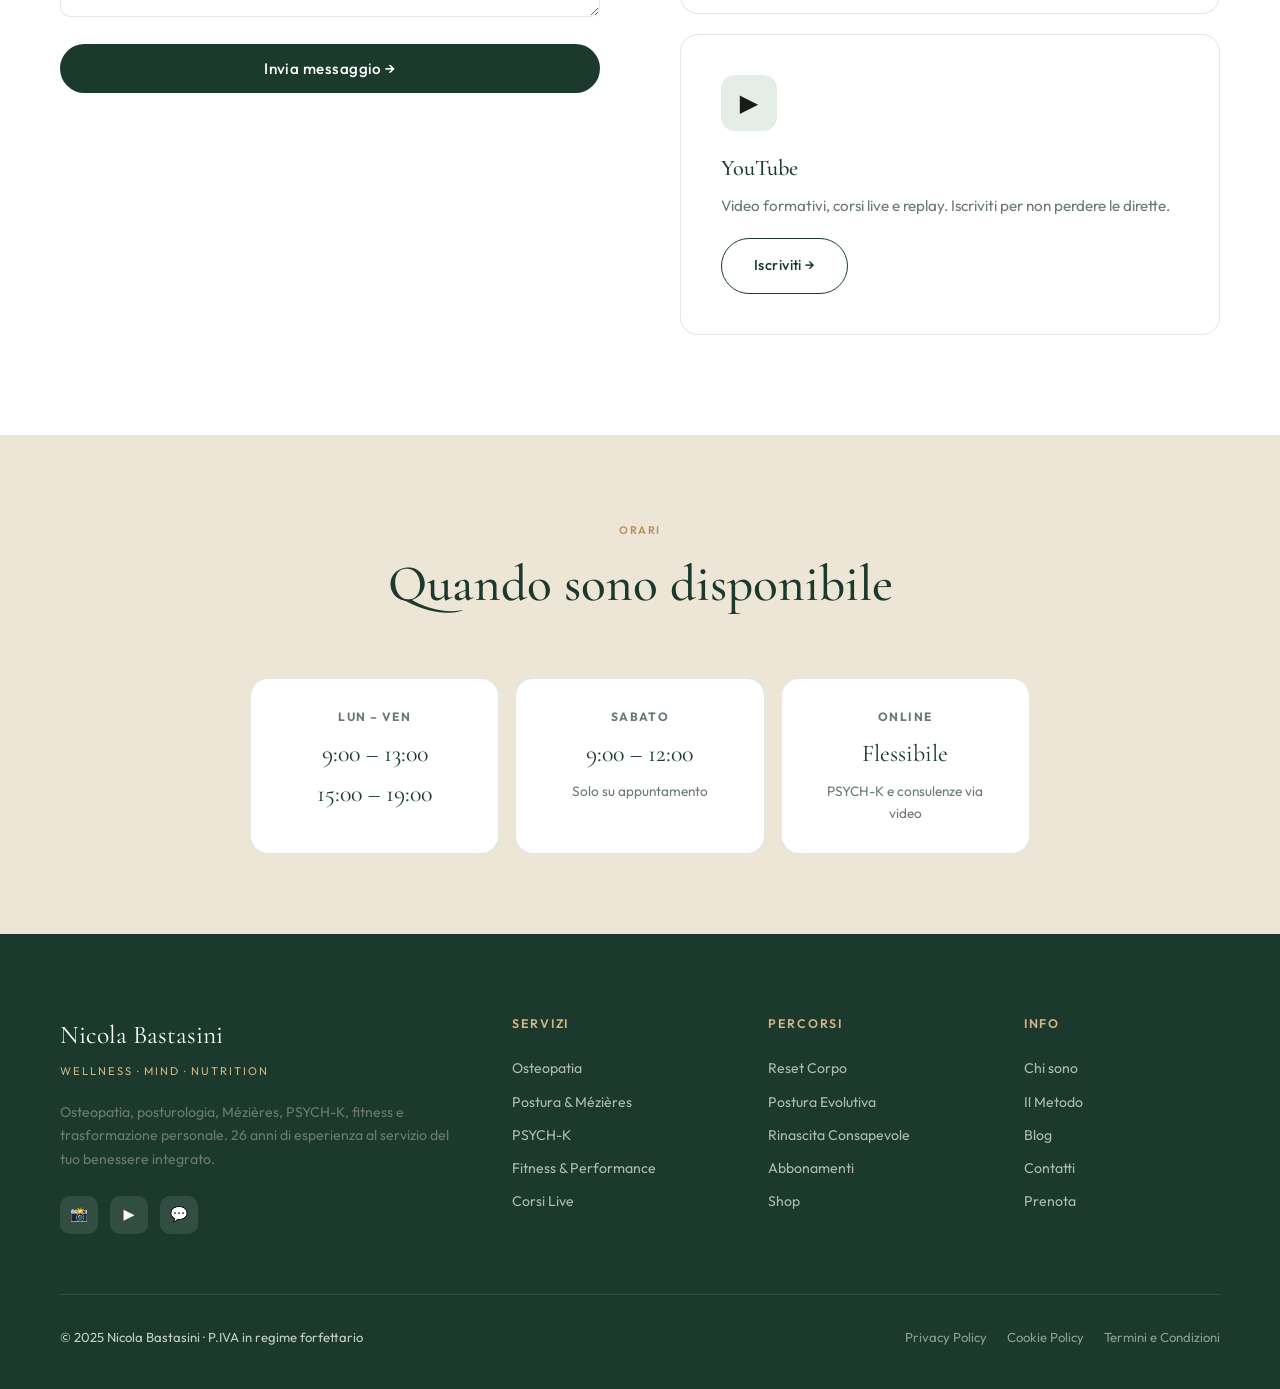
<file: contatti.html>
<!DOCTYPE html>
<html lang="it">
<head>
<meta charset="UTF-8"/>
<meta name="viewport" content="width=device-width, initial-scale=1.0"/>
<title>Contatti — Nicola Bastasini</title>
<link rel="stylesheet" href="style.css"/>
</head>
<body>

<section class="page-hero">
  <div class="container">
    <span class="tag">Contatti</span>
    <h1>Iniziamo<br>a parlare</h1>
    <p class="lead" style="max-width:580px;">Non serve sapere già quale percorso scegliere. Scrivimi cosa senti nel corpo, cosa vuoi cambiare e dove sei adesso. Partiamo da lì.</p>
  </div>
</section>

<section class="section band-white">
  <div class="container">
    <div class="two-col">

      <!-- Modulo -->
      <div>
        <span class="tag">Scrivimi</span>
        <h2>Modulo di contatto</h2>
        <div class="divider"></div>
        <form id="contactForm" onsubmit="handleForm(event)">
          <div class="form-grid">
            <div class="form-group">
              <label class="form-label">Nome *</label>
              <input class="form-input" type="text" placeholder="Il tuo nome" required/>
            </div>
            <div class="form-group">
              <label class="form-label">Cognome *</label>
              <input class="form-input" type="text" placeholder="Il tuo cognome" required/>
            </div>
          </div>
          <div class="form-group">
            <label class="form-label">Email *</label>
            <input class="form-input" type="email" placeholder="la.tua@email.com" required/>
          </div>
          <div class="form-group">
            <label class="form-label">Telefono / WhatsApp</label>
            <input class="form-input" type="tel" placeholder="+39 333 000 0000"/>
          </div>
          <div class="form-group">
            <label class="form-label">Cosa ti interessa?</label>
            <select class="form-select">
              <option value="">Seleziona un'area</option>
              <option>Osteopatia</option>
              <option>Postura & Mézières</option>
              <option>PSYCH-K</option>
              <option>Fitness & Allenamento</option>
              <option>Corsi Live Online</option>
              <option>Percorso Rinascita Consapevole</option>
              <option>Abbonamento</option>
              <option>Informazioni generali</option>
            </select>
          </div>
          <div class="form-group">
            <label class="form-label">Raccontami di te</label>
            <textarea class="form-textarea" placeholder="Cosa ti porta qui? Cosa senti nel corpo, cosa vorresti cambiare, dove sei adesso..."></textarea>
          </div>
          <button type="submit" class="btn btn-primary" style="width:100%;justify-content:center;">Invia messaggio →</button>
        </form>
        <div id="formSuccess" style="display:none;background:var(--green-soft);border:1px solid var(--green);border-radius:var(--radius);padding:24px;margin-top:20px;text-align:center;">
          <div style="font-size:2rem;margin-bottom:10px;">✅</div>
          <strong style="color:var(--green);">Messaggio inviato!</strong>
          <p style="margin-top:8px;font-size:.9rem;">Ti rispondo entro 24 ore, spesso prima.</p>
        </div>
      </div>

      <!-- Contatti diretti -->
      <div style="display:flex;flex-direction:column;gap:20px;">
        <div class="card">
          <div class="card-icon">💬</div>
          <h3>WhatsApp</h3>
          <p>Il modo più rapido per scrivermi. Rispondo personalmente, di solito entro poche ore.</p>
          <a href="https://wa.me/39ILTUONUMERO" target="_blank" class="btn btn-primary" style="margin-top:20px;font-size:.9rem;">Apri su WhatsApp</a>
        </div>
        <div class="card">
          <div class="card-icon">📍</div>
          <h3>Studio</h3>
          <p><strong>Negrar di Valpolicella (VR)</strong><br/>Indirizzo completo disponibile su appuntamento.</p>
        </div>
        <div class="card">
          <div class="card-icon">📸</div>
          <h3>Instagram</h3>
          <p>Contenuti quotidiani su corpo, postura, movimento e trasformazione personale.</p>
          <a href="https://instagram.com/nicolabastasini" target="_blank" class="btn btn-outline" style="margin-top:20px;font-size:.9rem;">Seguimi →</a>
        </div>
        <div class="card">
          <div class="card-icon">▶</div>
          <h3>YouTube</h3>
          <p>Video formativi, corsi live e replay. Iscriviti per non perdere le dirette.</p>
          <a href="https://youtube.com/@nicolabastasini" target="_blank" class="btn btn-outline" style="margin-top:20px;font-size:.9rem;">Iscriviti →</a>
        </div>
      </div>
    </div>
  </div>
</section>

<section class="section band-cream">
  <div class="container container-sm">
    <div class="section-header">
      <span class="tag">Orari</span>
      <h2>Quando sono disponibile</h2>
    </div>
    <div style="display:grid;grid-template-columns:repeat(auto-fit,minmax(200px,1fr));gap:16px;">
      <div class="card" style="text-align:center;padding:28px;">
        <div style="font-size:.75rem;font-weight:700;text-transform:uppercase;letter-spacing:.12em;color:var(--muted);margin-bottom:8px;">Lun – Ven</div>
        <div style="font-family:var(--font-display);font-size:1.5rem;color:var(--green);">9:00 – 13:00</div>
        <div style="font-family:var(--font-display);font-size:1.5rem;color:var(--green);">15:00 – 19:00</div>
      </div>
      <div class="card" style="text-align:center;padding:28px;">
        <div style="font-size:.75rem;font-weight:700;text-transform:uppercase;letter-spacing:.12em;color:var(--muted);margin-bottom:8px;">Sabato</div>
        <div style="font-family:var(--font-display);font-size:1.5rem;color:var(--green);">9:00 – 12:00</div>
        <div style="font-size:.85rem;color:var(--muted);margin-top:6px;">Solo su appuntamento</div>
      </div>
      <div class="card" style="text-align:center;padding:28px;">
        <div style="font-size:.75rem;font-weight:700;text-transform:uppercase;letter-spacing:.12em;color:var(--muted);margin-bottom:8px;">Online</div>
        <div style="font-family:var(--font-display);font-size:1.5rem;color:var(--green);">Flessibile</div>
        <div style="font-size:.85rem;color:var(--muted);margin-top:6px;">PSYCH-K e consulenze via video</div>
      </div>
    </div>
  </div>
</section>

<script src="nav.js"></script>
<script>
function handleForm(e){
  e.preventDefault();
  document.getElementById('contactForm').style.display='none';
  document.getElementById('formSuccess').style.display='block';
}
</script>
</body>
</html>
</file>
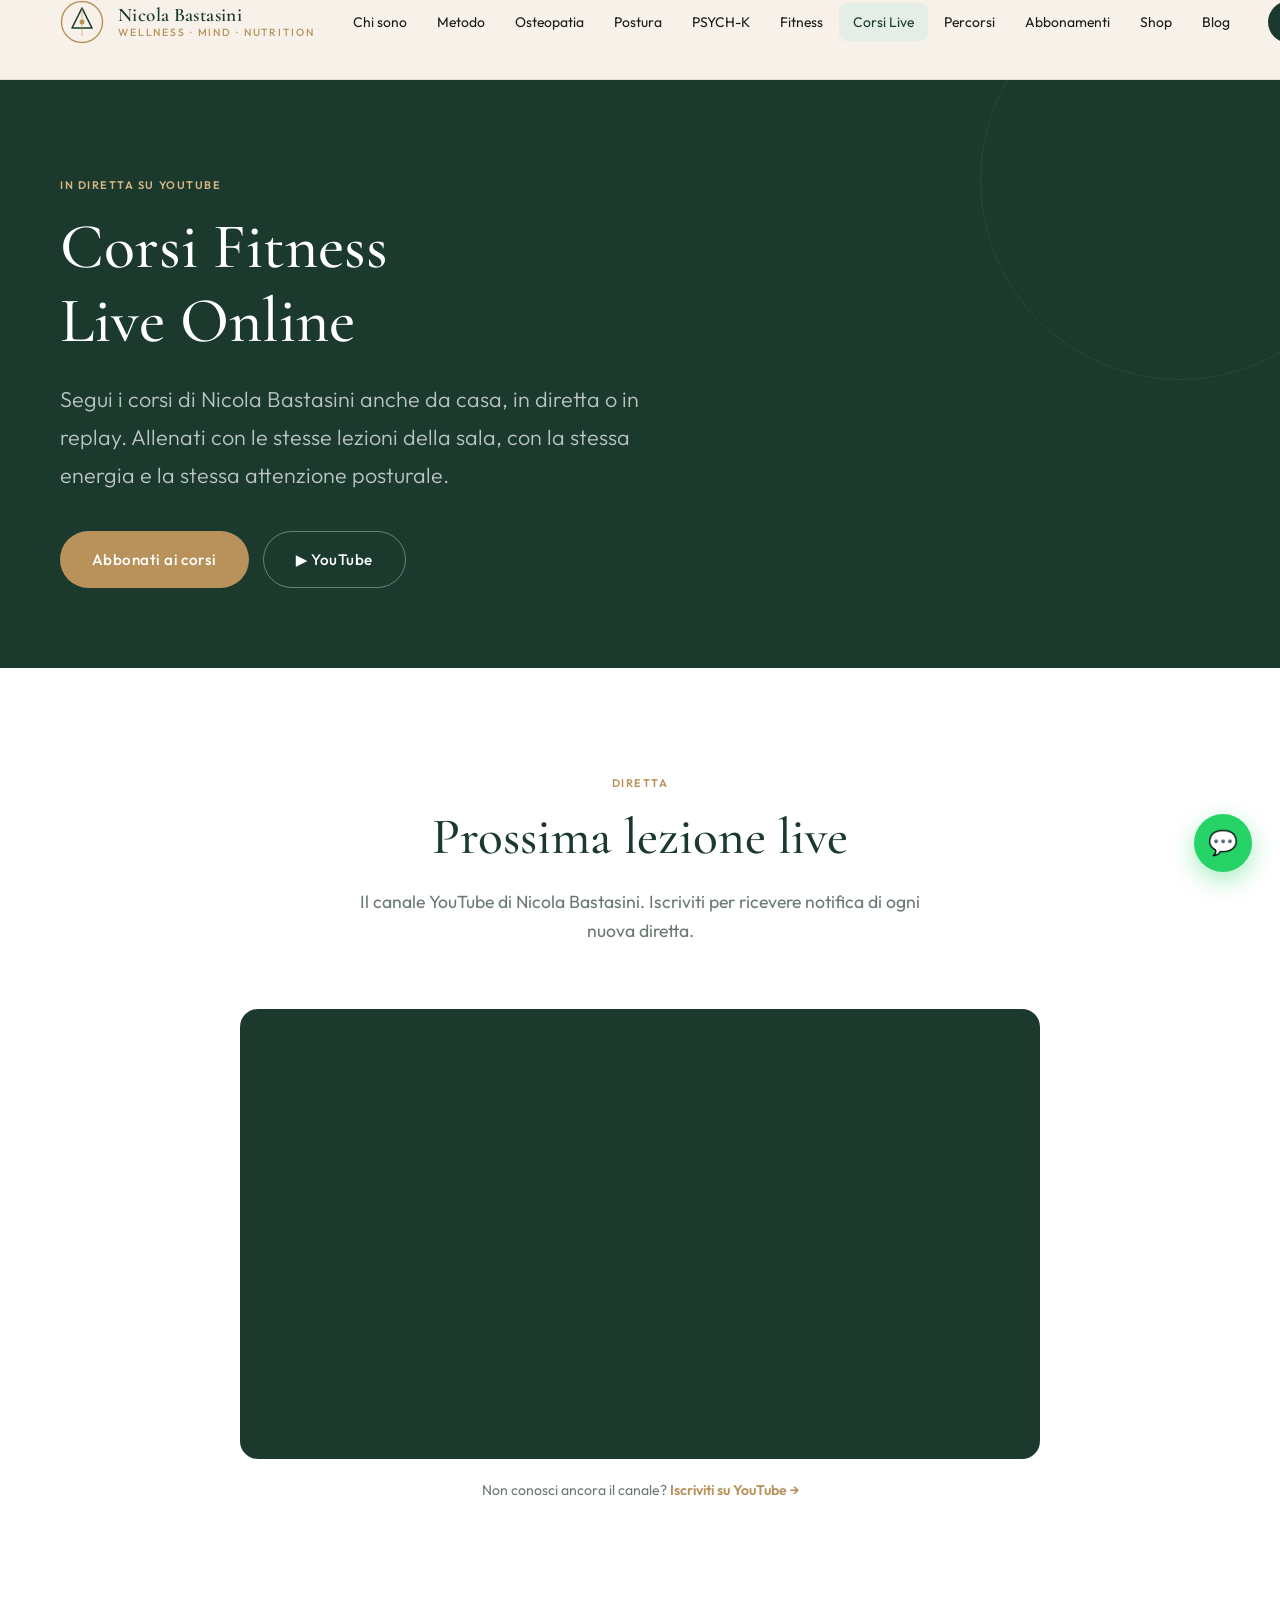
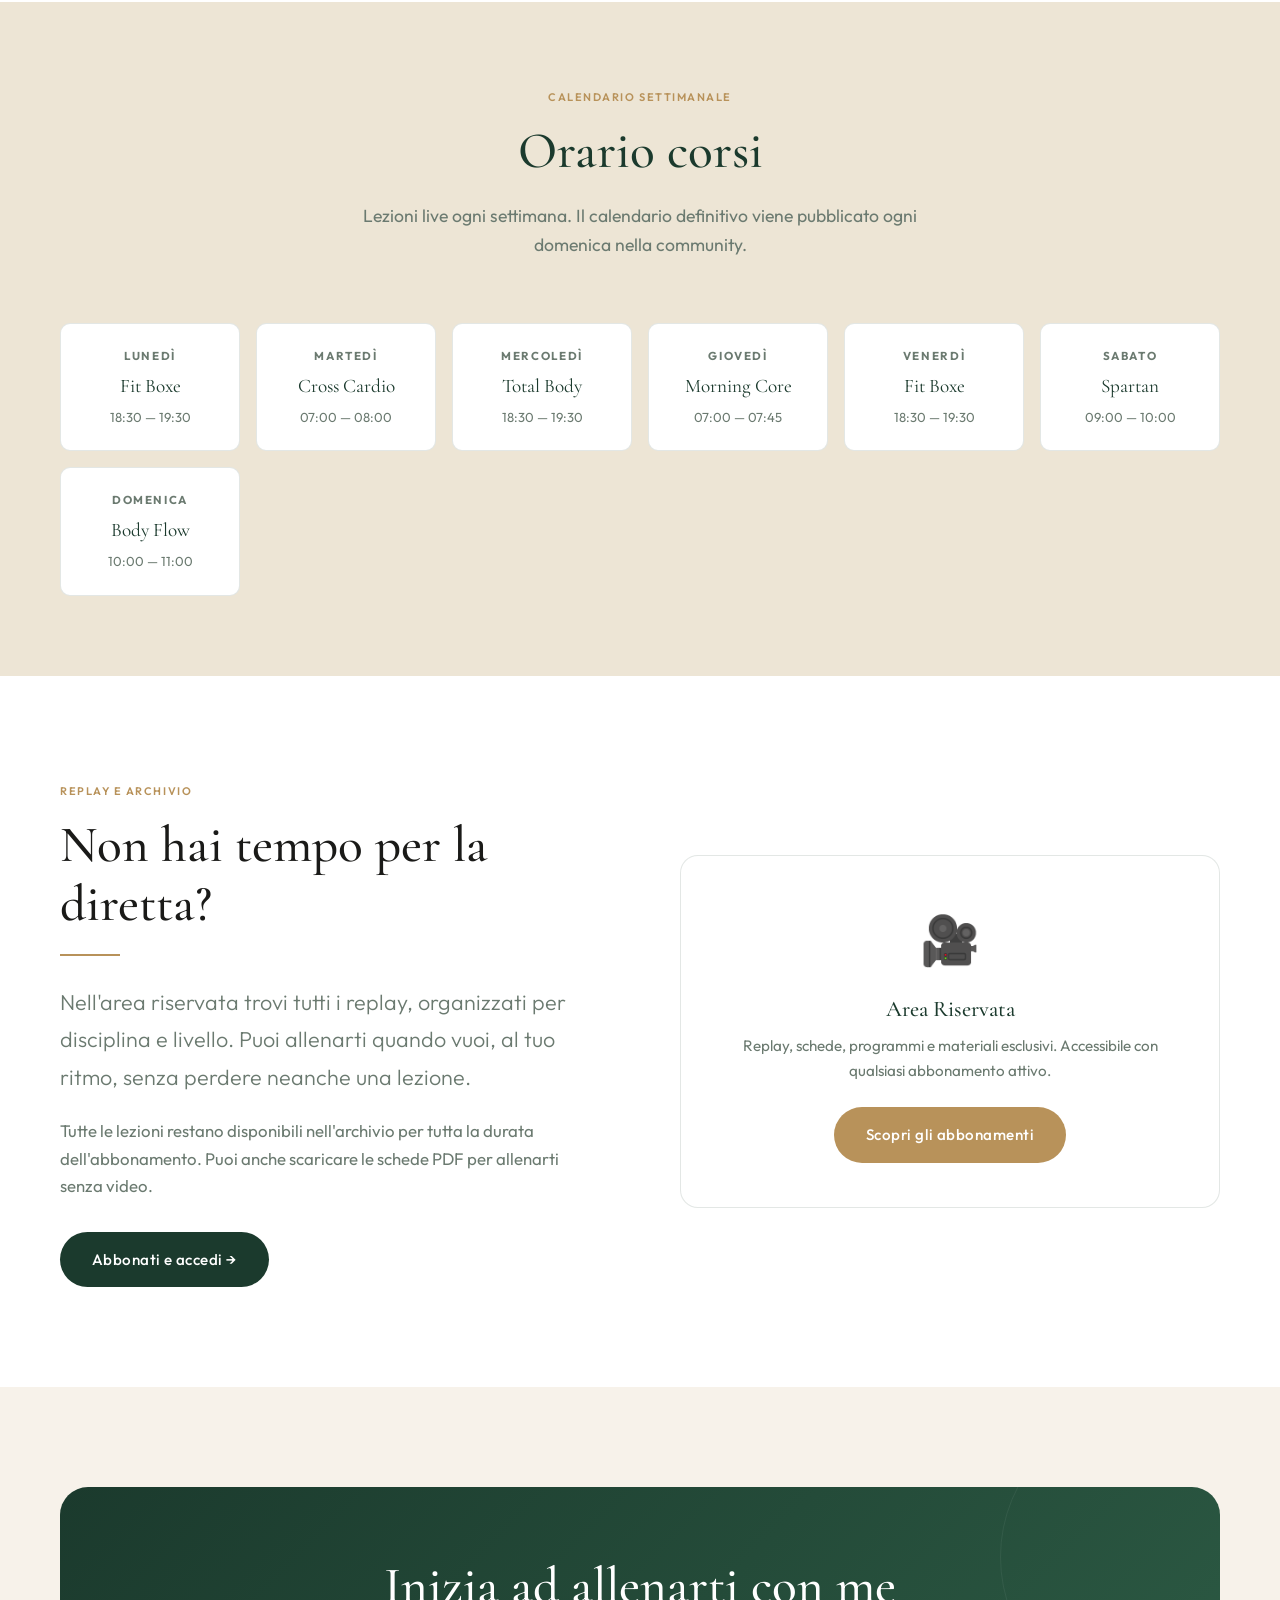
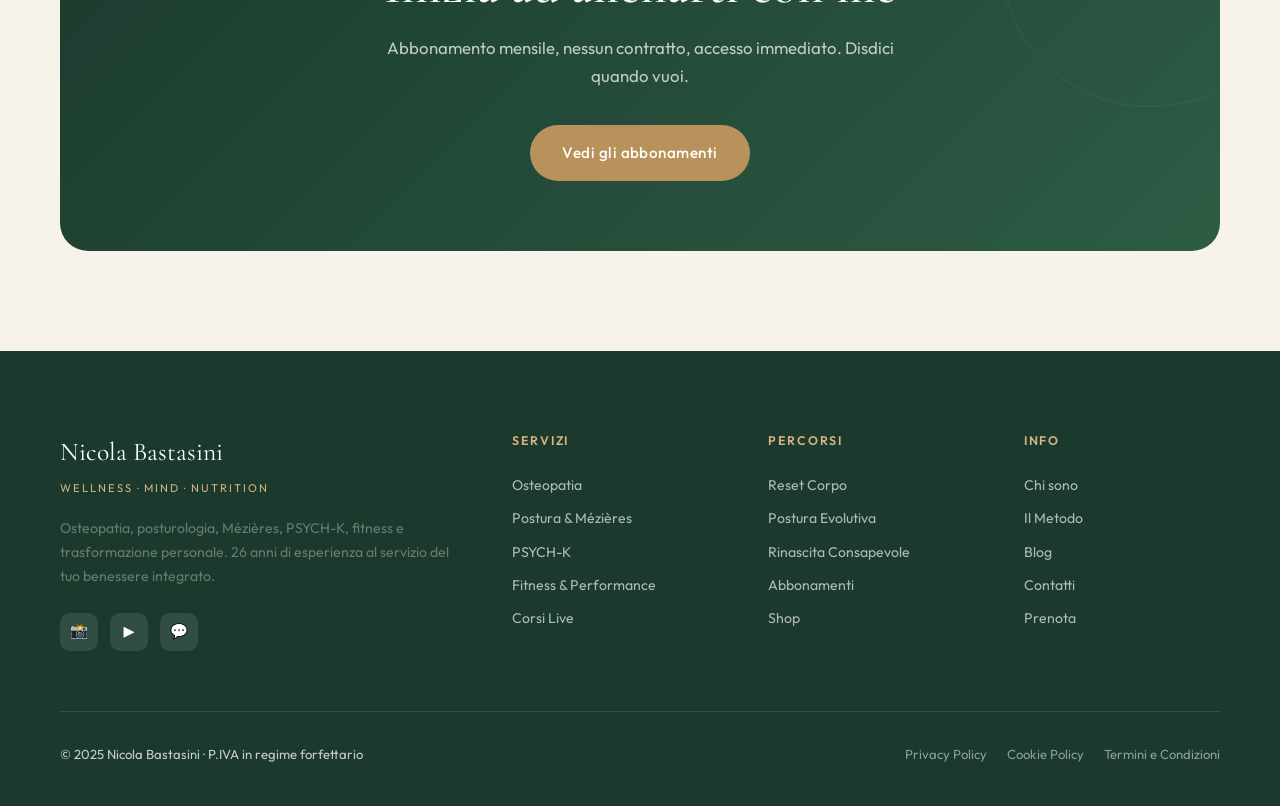
<file: corsi-live.html>
<!DOCTYPE html>
<html lang="it">
<head>
<meta charset="UTF-8"/>
<meta name="viewport" content="width=device-width, initial-scale=1.0"/>
<title>Corsi Live Online — Nicola Bastasini</title>
<link rel="stylesheet" href="style.css"/>
</head>
<body>

<section class="page-hero">
  <div class="container">
    <span class="tag">In diretta su YouTube</span>
    <h1>Corsi Fitness<br>Live Online</h1>
    <p class="lead" style="max-width:600px;">Segui i corsi di Nicola Bastasini anche da casa, in diretta o in replay. Allenati con le stesse lezioni della sala, con la stessa energia e la stessa attenzione posturale.</p>
    <div class="page-hero-btns">
      <a href="abbonamenti.html" class="btn btn-gold">Abbonati ai corsi</a>
      <a href="https://youtube.com/@nicolabastasini" target="_blank" rel="noopener" class="btn btn-outline" style="color:#fff;border-color:rgba(255,255,255,0.35);">▶ YouTube</a>
    </div>
  </div>
</section>

<section class="section band-white">
  <div class="container">
    <div class="section-header">
      <span class="tag">Diretta</span>
      <h2>Prossima lezione live</h2>
      <p>Il canale YouTube di Nicola Bastasini. Iscriviti per ricevere notifica di ogni nuova diretta.</p>
    </div>
    <div class="video-wrap" style="max-width:800px;margin:0 auto;">
      <iframe src="https://www.youtube.com/embed/live_stream?channel=UCxxxxxxxxxx" allowfullscreen title="Nicola Bastasini Live"></iframe>
    </div>
    <p style="text-align:center;margin-top:20px;font-size:.88rem;">
      Non conosci ancora il canale? <a href="https://youtube.com/@nicolabastasini" target="_blank" style="color:var(--gold);font-weight:600;">Iscriviti su YouTube →</a>
    </p>
  </div>
</section>

<section class="section band-cream">
  <div class="container">
    <div class="section-header">
      <span class="tag">Calendario settimanale</span>
      <h2>Orario corsi</h2>
      <p>Lezioni live ogni settimana. Il calendario definitivo viene pubblicato ogni domenica nella community.</p>
    </div>
    <div class="schedule-grid">
      <div class="schedule-card">
        <div class="schedule-day">Lunedì</div>
        <div class="schedule-class">Fit Boxe</div>
        <div class="schedule-time">18:30 — 19:30</div>
      </div>
      <div class="schedule-card">
        <div class="schedule-day">Martedì</div>
        <div class="schedule-class">Cross Cardio</div>
        <div class="schedule-time">07:00 — 08:00</div>
      </div>
      <div class="schedule-card">
        <div class="schedule-day">Mercoledì</div>
        <div class="schedule-class">Total Body</div>
        <div class="schedule-time">18:30 — 19:30</div>
      </div>
      <div class="schedule-card">
        <div class="schedule-day">Giovedì</div>
        <div class="schedule-class">Morning Core</div>
        <div class="schedule-time">07:00 — 07:45</div>
      </div>
      <div class="schedule-card">
        <div class="schedule-day">Venerdì</div>
        <div class="schedule-class">Fit Boxe</div>
        <div class="schedule-time">18:30 — 19:30</div>
      </div>
      <div class="schedule-card">
        <div class="schedule-day">Sabato</div>
        <div class="schedule-class">Spartan</div>
        <div class="schedule-time">09:00 — 10:00</div>
      </div>
      <div class="schedule-card">
        <div class="schedule-day">Domenica</div>
        <div class="schedule-class">Body Flow</div>
        <div class="schedule-time">10:00 — 11:00</div>
      </div>
    </div>
  </div>
</section>

<section class="section band-white">
  <div class="container">
    <div class="two-col">
      <div>
        <span class="tag">Replay e archivio</span>
        <h2>Non hai tempo per la diretta?</h2>
        <div class="divider"></div>
        <p class="lead">Nell'area riservata trovi tutti i replay, organizzati per disciplina e livello. Puoi allenarti quando vuoi, al tuo ritmo, senza perdere neanche una lezione.</p>
        <p style="margin-top:20px;">Tutte le lezioni restano disponibili nell'archivio per tutta la durata dell'abbonamento. Puoi anche scaricare le schede PDF per allenarti senza video.</p>
        <a href="abbonamenti.html" class="btn btn-primary" style="margin-top:32px;">Abbonati e accedi →</a>
      </div>
      <div class="card-grid" style="grid-template-columns:1fr;">
        <div class="card" style="text-align:center;padding:44px 36px;">
          <div style="font-size:3rem;margin-bottom:16px;">🎥</div>
          <h3>Area Riservata</h3>
          <p>Replay, schede, programmi e materiali esclusivi. Accessibile con qualsiasi abbonamento attivo.</p>
          <a href="abbonamenti.html" class="btn btn-gold" style="margin-top:24px;">Scopri gli abbonamenti</a>
        </div>
      </div>
    </div>
  </div>
</section>

<section class="section" style="background:var(--cream);">
  <div class="container">
    <div class="cta-band">
      <h2>Inizia ad allenarti con me</h2>
      <p>Abbonamento mensile, nessun contratto, accesso immediato. Disdici quando vuoi.</p>
      <div class="cta-band-btns">
        <a href="abbonamenti.html" class="btn btn-gold">Vedi gli abbonamenti</a>
      </div>
    </div>
  </div>
</section>

<script src="nav.js"></script>
</body>
</html>
</file>
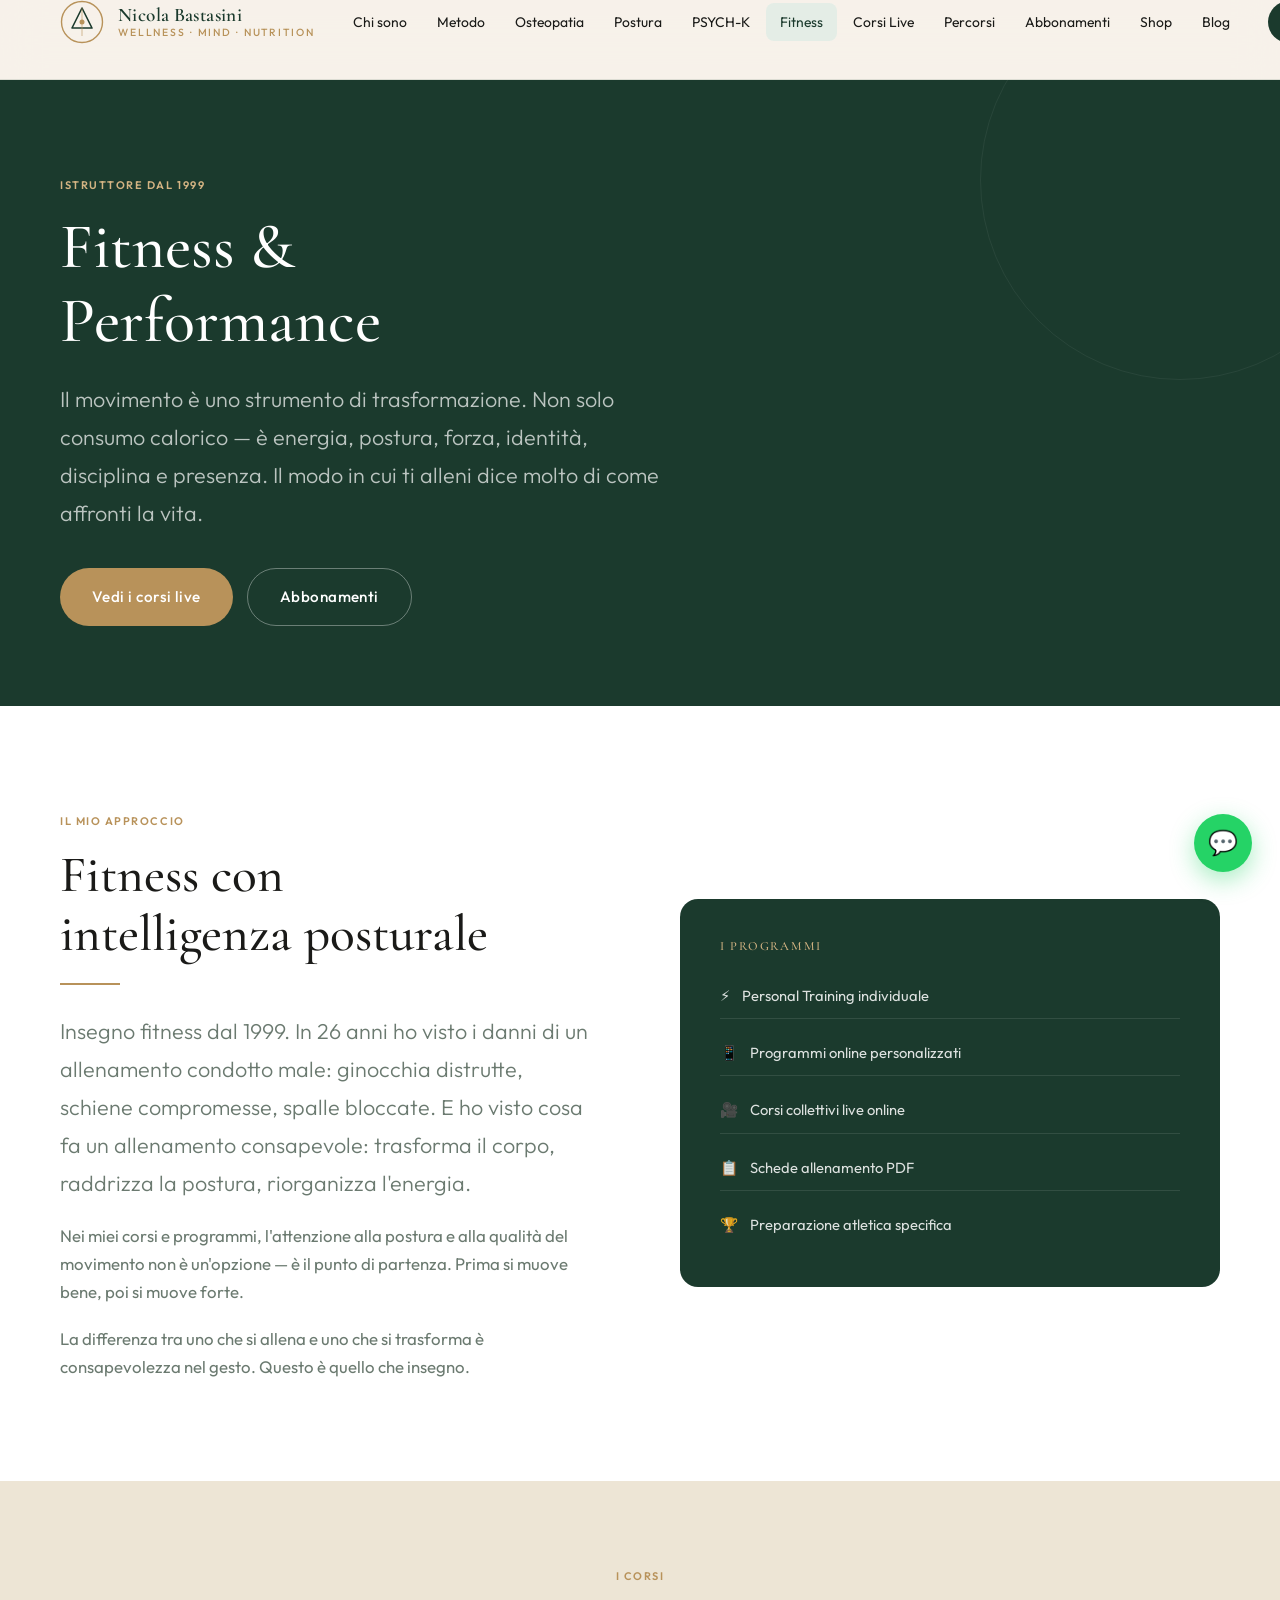
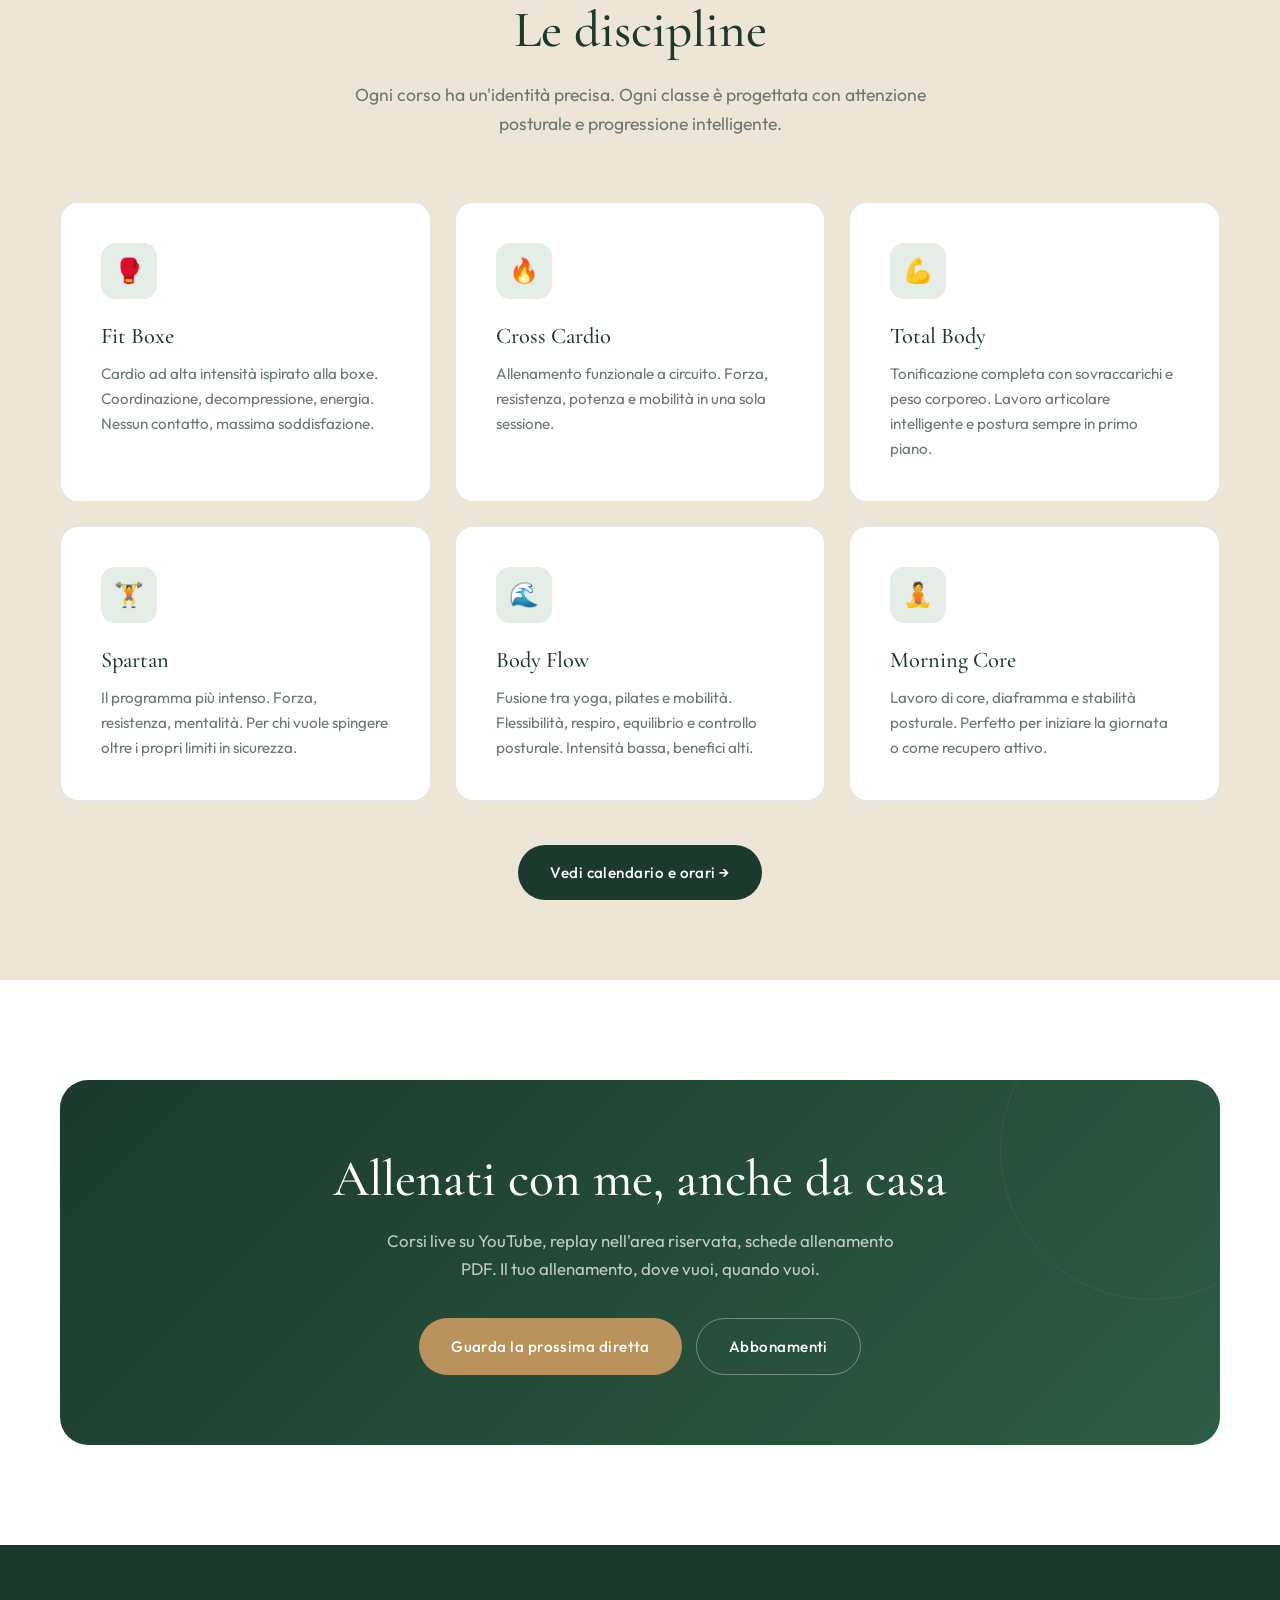
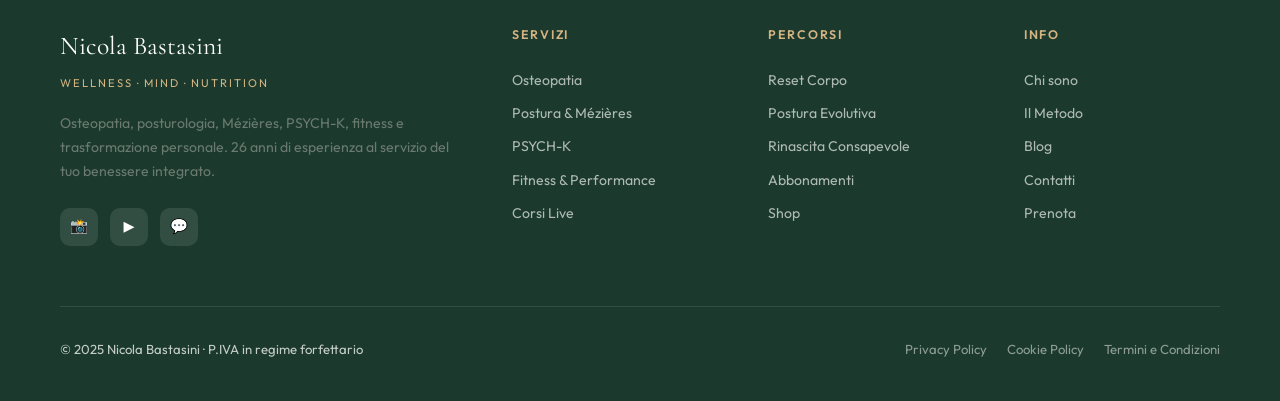
<file: fitness.html>
<!DOCTYPE html>
<html lang="it">
<head>
<meta charset="UTF-8"/>
<meta name="viewport" content="width=device-width, initial-scale=1.0"/>
<title>Fitness & Performance — Nicola Bastasini</title>
<link rel="stylesheet" href="style.css"/>
</head>
<body>

<section class="page-hero">
  <div class="container">
    <span class="tag">Istruttore dal 1999</span>
    <h1>Fitness &<br>Performance</h1>
    <p class="lead" style="max-width:600px;">Il movimento è uno strumento di trasformazione. Non solo consumo calorico — è energia, postura, forza, identità, disciplina e presenza. Il modo in cui ti alleni dice molto di come affronti la vita.</p>
    <div class="page-hero-btns">
      <a href="corsi-live.html" class="btn btn-gold">Vedi i corsi live</a>
      <a href="abbonamenti.html" class="btn btn-outline" style="color:#fff;border-color:rgba(255,255,255,0.35);">Abbonamenti</a>
    </div>
  </div>
</section>

<section class="section band-white">
  <div class="container">
    <div class="two-col">
      <div>
        <span class="tag">Il mio approccio</span>
        <h2>Fitness con<br>intelligenza posturale</h2>
        <div class="divider"></div>
        <p class="lead">Insegno fitness dal 1999. In 26 anni ho visto i danni di un allenamento condotto male: ginocchia distrutte, schiene compromesse, spalle bloccate. E ho visto cosa fa un allenamento consapevole: trasforma il corpo, raddrizza la postura, riorganizza l'energia.</p>
        <p style="margin-top:20px;">Nei miei corsi e programmi, l'attenzione alla postura e alla qualità del movimento non è un'opzione — è il punto di partenza. Prima si muove bene, poi si muove forte.</p>
        <p style="margin-top:20px;">La differenza tra uno che si allena e uno che si trasforma è consapevolezza nel gesto. Questo è quello che insegno.</p>
      </div>
      <div>
        <div class="card" style="background:var(--green);border:none;padding:40px;">
          <h4 style="color:var(--gold-light);font-size:.78rem;text-transform:uppercase;letter-spacing:.14em;margin-bottom:20px;">I programmi</h4>
          <ul style="display:flex;flex-direction:column;gap:12px;">
            <li style="color:rgba(255,255,255,0.85);font-size:.92rem;padding:10px 0;border-bottom:1px solid rgba(255,255,255,0.1);display:flex;align-items:center;gap:12px;"><span>⚡</span> Personal Training individuale</li>
            <li style="color:rgba(255,255,255,0.85);font-size:.92rem;padding:10px 0;border-bottom:1px solid rgba(255,255,255,0.1);display:flex;align-items:center;gap:12px;"><span>📱</span> Programmi online personalizzati</li>
            <li style="color:rgba(255,255,255,0.85);font-size:.92rem;padding:10px 0;border-bottom:1px solid rgba(255,255,255,0.1);display:flex;align-items:center;gap:12px;"><span>🎥</span> Corsi collettivi live online</li>
            <li style="color:rgba(255,255,255,0.85);font-size:.92rem;padding:10px 0;border-bottom:1px solid rgba(255,255,255,0.1);display:flex;align-items:center;gap:12px;"><span>📋</span> Schede allenamento PDF</li>
            <li style="color:rgba(255,255,255,0.85);font-size:.92rem;padding:10px 0;display:flex;align-items:center;gap:12px;"><span>🏆</span> Preparazione atletica specifica</li>
          </ul>
        </div>
      </div>
    </div>
  </div>
</section>

<section class="section band-cream">
  <div class="container">
    <div class="section-header">
      <span class="tag">I corsi</span>
      <h2>Le discipline</h2>
      <p>Ogni corso ha un'identità precisa. Ogni classe è progettata con attenzione posturale e progressione intelligente.</p>
    </div>
    <div class="card-grid">
      <div class="card">
        <div class="card-icon">🥊</div>
        <h3>Fit Boxe</h3>
        <p>Cardio ad alta intensità ispirato alla boxe. Coordinazione, decompressione, energia. Nessun contatto, massima soddisfazione.</p>
      </div>
      <div class="card">
        <div class="card-icon">🔥</div>
        <h3>Cross Cardio</h3>
        <p>Allenamento funzionale a circuito. Forza, resistenza, potenza e mobilità in una sola sessione.</p>
      </div>
      <div class="card">
        <div class="card-icon">💪</div>
        <h3>Total Body</h3>
        <p>Tonificazione completa con sovraccarichi e peso corporeo. Lavoro articolare intelligente e postura sempre in primo piano.</p>
      </div>
      <div class="card">
        <div class="card-icon">🏋️</div>
        <h3>Spartan</h3>
        <p>Il programma più intenso. Forza, resistenza, mentalità. Per chi vuole spingere oltre i propri limiti in sicurezza.</p>
      </div>
      <div class="card">
        <div class="card-icon">🌊</div>
        <h3>Body Flow</h3>
        <p>Fusione tra yoga, pilates e mobilità. Flessibilità, respiro, equilibrio e controllo posturale. Intensità bassa, benefici alti.</p>
      </div>
      <div class="card">
        <div class="card-icon">🧘</div>
        <h3>Morning Core</h3>
        <p>Lavoro di core, diaframma e stabilità posturale. Perfetto per iniziare la giornata o come recupero attivo.</p>
      </div>
    </div>
    <div style="text-align:center;margin-top:44px;">
      <a href="corsi-live.html" class="btn btn-primary">Vedi calendario e orari →</a>
    </div>
  </div>
</section>

<section class="section band-white">
  <div class="container">
    <div class="cta-band">
      <h2>Allenati con me, anche da casa</h2>
      <p>Corsi live su YouTube, replay nell'area riservata, schede allenamento PDF. Il tuo allenamento, dove vuoi, quando vuoi.</p>
      <div class="cta-band-btns">
        <a href="corsi-live.html" class="btn btn-gold">Guarda la prossima diretta</a>
        <a href="abbonamenti.html" class="btn btn-outline" style="color:#fff;border-color:rgba(255,255,255,0.35);">Abbonamenti</a>
      </div>
    </div>
  </div>
</section>

<script src="nav.js"></script>
</body>
</html>
</file>
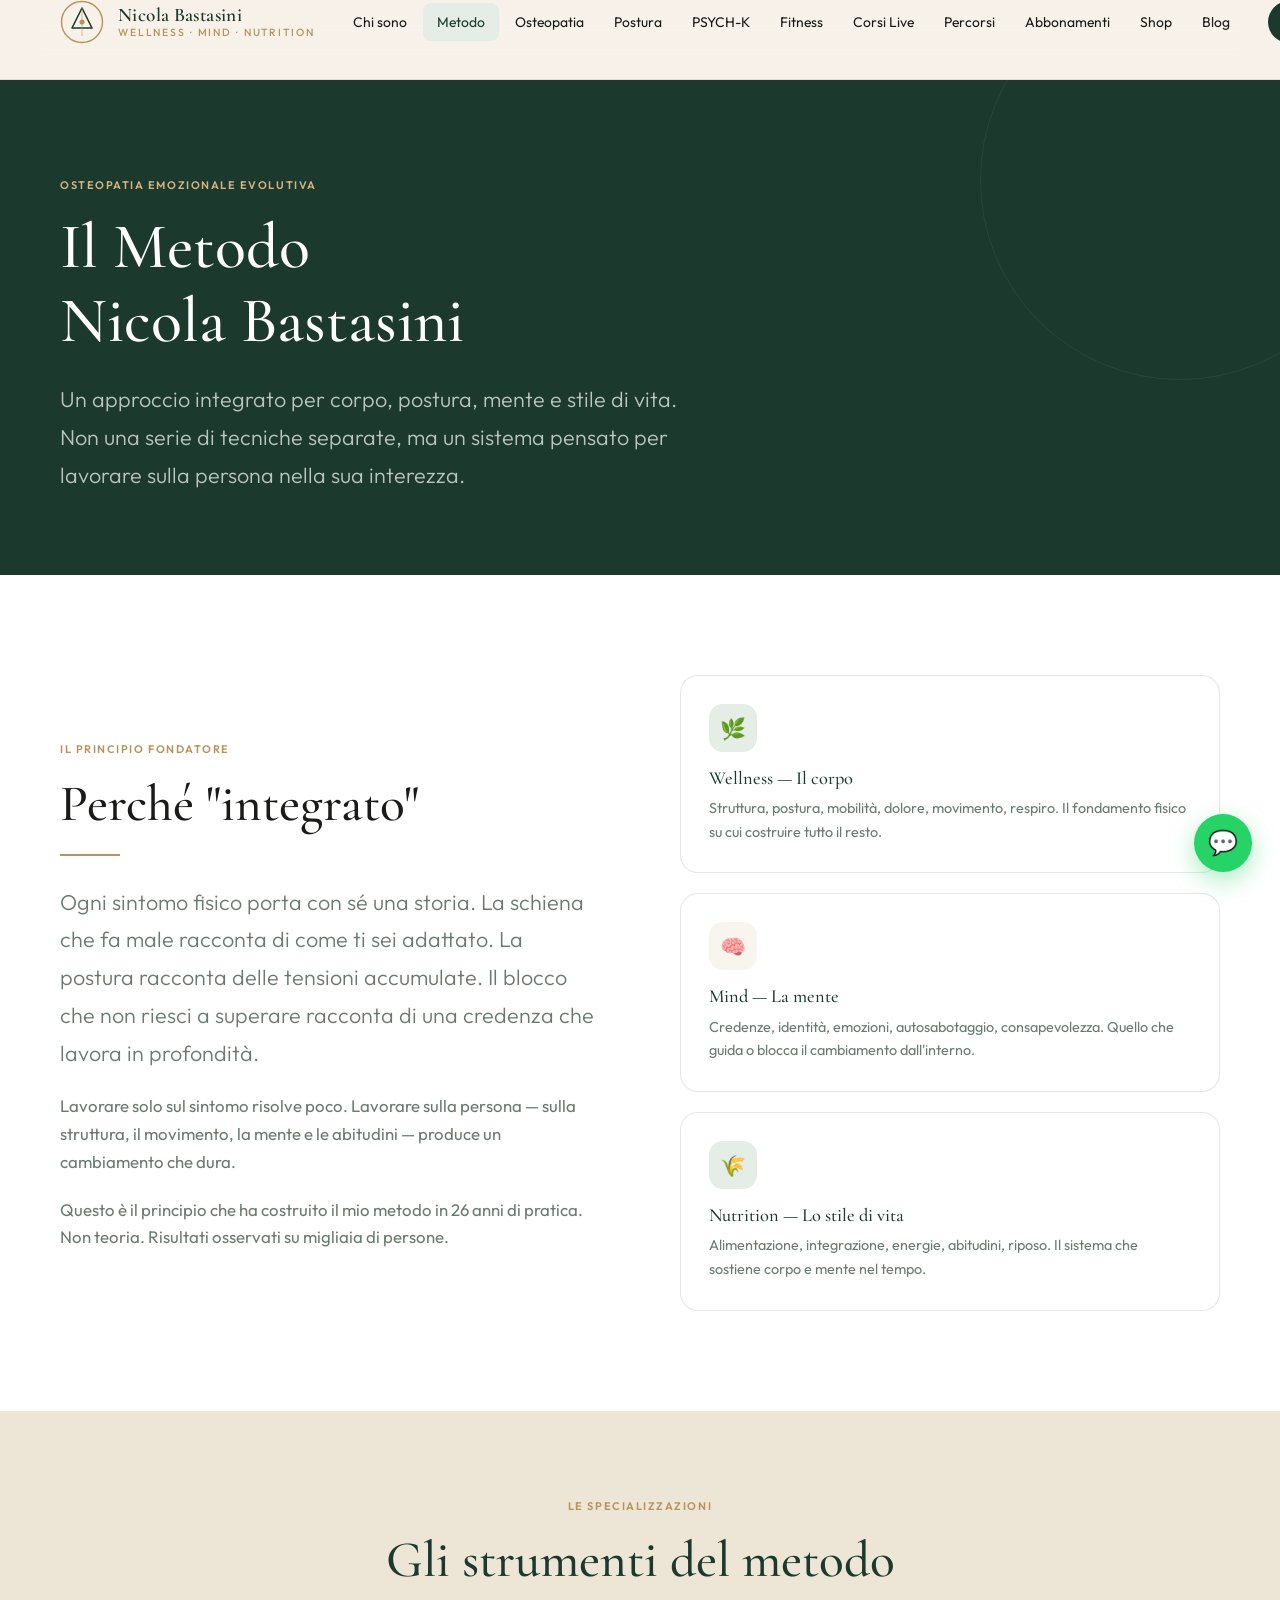
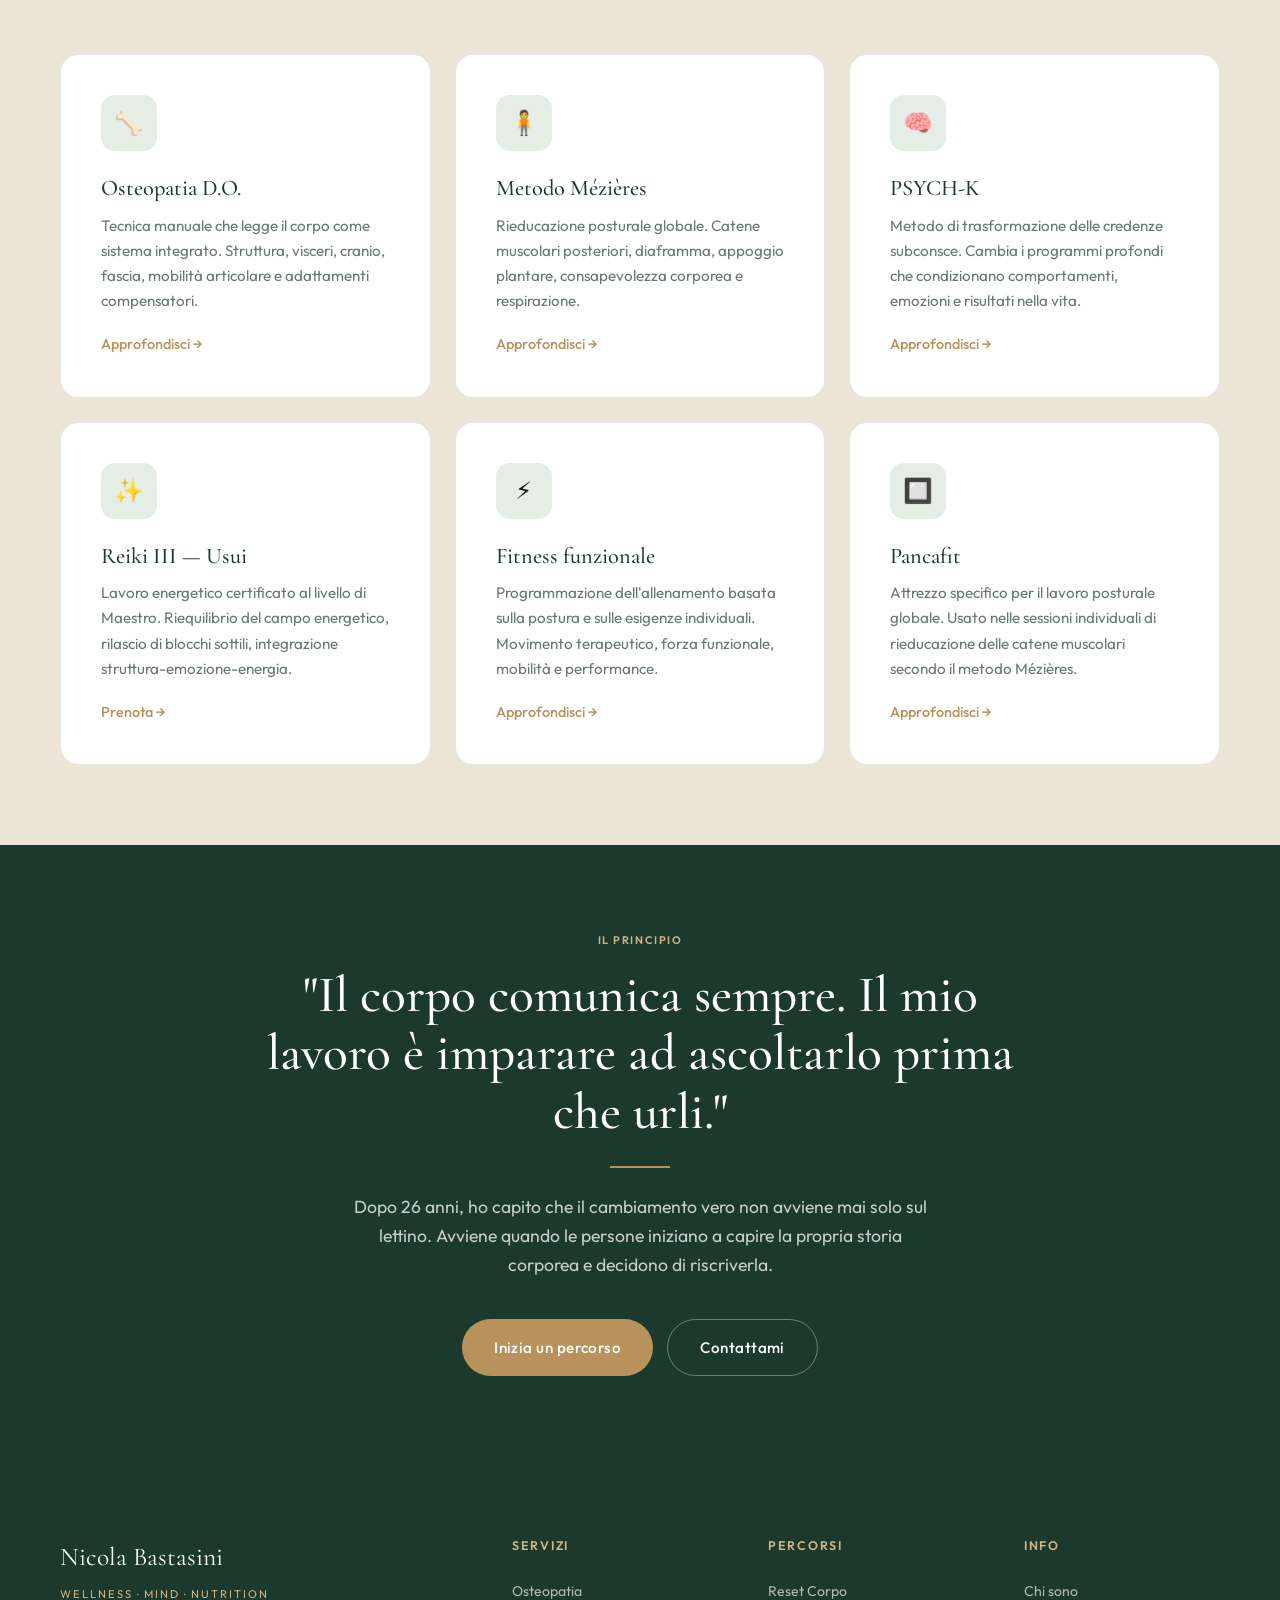
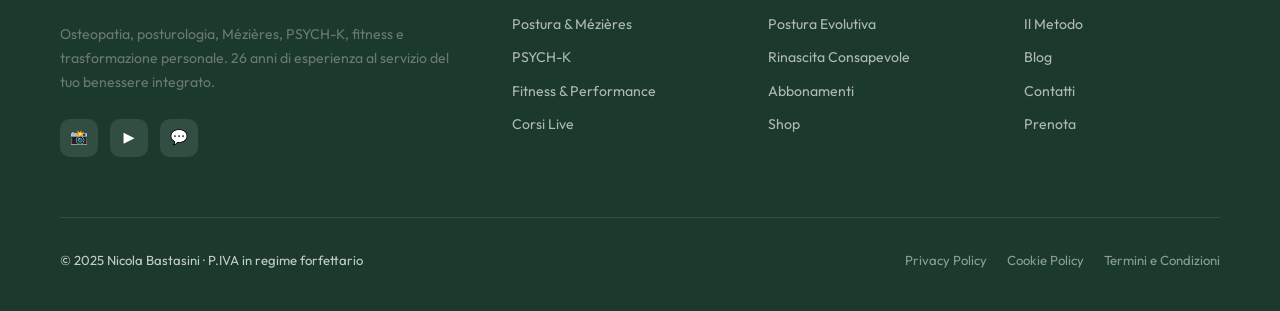
<file: metodo.html>
<!DOCTYPE html>
<html lang="it">
<head>
<meta charset="UTF-8"/>
<meta name="viewport" content="width=device-width, initial-scale=1.0"/>
<title>Il Metodo — Nicola Bastasini</title>
<meta name="description" content="Il Metodo Nicola Bastasini: approccio integrato per corpo, postura, mente e stile di vita. Osteopatia Emozionale Evolutiva."/>
<link rel="stylesheet" href="style.css"/>
</head>
<body>

<section class="page-hero">
  <div class="container">
    <span class="tag">Osteopatia Emozionale Evolutiva</span>
    <h1>Il Metodo<br>Nicola Bastasini</h1>
    <p class="lead" style="max-width:640px;">Un approccio integrato per corpo, postura, mente e stile di vita. Non una serie di tecniche separate, ma un sistema pensato per lavorare sulla persona nella sua interezza.</p>
  </div>
</section>

<section class="section band-white">
  <div class="container">
    <div class="two-col">
      <div>
        <span class="tag">Il principio fondatore</span>
        <h2>Perché "integrato"</h2>
        <div class="divider"></div>
        <p class="lead">Ogni sintomo fisico porta con sé una storia. La schiena che fa male racconta di come ti sei adattato. La postura racconta delle tensioni accumulate. Il blocco che non riesci a superare racconta di una credenza che lavora in profondità.</p>
        <p style="margin-top:20px;">Lavorare solo sul sintomo risolve poco. Lavorare sulla persona — sulla struttura, il movimento, la mente e le abitudini — produce un cambiamento che dura.</p>
        <p style="margin-top:20px;">Questo è il principio che ha costruito il mio metodo in 26 anni di pratica. Non teoria. Risultati osservati su migliaia di persone.</p>
      </div>
      <div style="display:flex;flex-direction:column;gap:20px;">
        <div class="card" style="padding:28px;">
          <div class="card-icon" style="width:48px;height:48px;font-size:1.3rem;margin-bottom:16px;">🌿</div>
          <h4 style="color:var(--green);font-size:1.15rem;margin-bottom:8px;">Wellness — Il corpo</h4>
          <p style="font-size:.9rem;">Struttura, postura, mobilità, dolore, movimento, respiro. Il fondamento fisico su cui costruire tutto il resto.</p>
        </div>
        <div class="card" style="padding:28px;">
          <div class="card-icon" style="width:48px;height:48px;font-size:1.3rem;margin-bottom:16px;background:rgba(184,146,90,0.1);">🧠</div>
          <h4 style="color:var(--green);font-size:1.15rem;margin-bottom:8px;">Mind — La mente</h4>
          <p style="font-size:.9rem;">Credenze, identità, emozioni, autosabotaggio, consapevolezza. Quello che guida o blocca il cambiamento dall'interno.</p>
        </div>
        <div class="card" style="padding:28px;">
          <div class="card-icon" style="width:48px;height:48px;font-size:1.3rem;margin-bottom:16px;">🌾</div>
          <h4 style="color:var(--green);font-size:1.15rem;margin-bottom:8px;">Nutrition — Lo stile di vita</h4>
          <p style="font-size:.9rem;">Alimentazione, integrazione, energie, abitudini, riposo. Il sistema che sostiene corpo e mente nel tempo.</p>
        </div>
      </div>
    </div>
  </div>
</section>

<section class="section band-cream">
  <div class="container">
    <div class="section-header">
      <span class="tag">Le specializzazioni</span>
      <h2>Gli strumenti del metodo</h2>
    </div>
    <div class="card-grid">
      <div class="card">
        <div class="card-icon">🦴</div>
        <h3>Osteopatia D.O.</h3>
        <p>Tecnica manuale che legge il corpo come sistema integrato. Struttura, visceri, cranio, fascia, mobilità articolare e adattamenti compensatori.</p>
        <a href="osteopatia.html" class="card-link">Approfondisci →</a>
      </div>
      <div class="card">
        <div class="card-icon">🧍</div>
        <h3>Metodo Mézières</h3>
        <p>Rieducazione posturale globale. Catene muscolari posteriori, diaframma, appoggio plantare, consapevolezza corporea e respirazione.</p>
        <a href="postura.html" class="card-link">Approfondisci →</a>
      </div>
      <div class="card">
        <div class="card-icon">🧠</div>
        <h3>PSYCH-K</h3>
        <p>Metodo di trasformazione delle credenze subconsce. Cambia i programmi profondi che condizionano comportamenti, emozioni e risultati nella vita.</p>
        <a href="psych-k.html" class="card-link">Approfondisci →</a>
      </div>
      <div class="card">
        <div class="card-icon">✨</div>
        <h3>Reiki III — Usui</h3>
        <p>Lavoro energetico certificato al livello di Maestro. Riequilibrio del campo energetico, rilascio di blocchi sottili, integrazione struttura-emozione-energia.</p>
        <a href="contatti.html" class="card-link">Prenota →</a>
      </div>
      <div class="card">
        <div class="card-icon">⚡</div>
        <h3>Fitness funzionale</h3>
        <p>Programmazione dell'allenamento basata sulla postura e sulle esigenze individuali. Movimento terapeutico, forza funzionale, mobilità e performance.</p>
        <a href="fitness.html" class="card-link">Approfondisci →</a>
      </div>
      <div class="card">
        <div class="card-icon">🔲</div>
        <h3>Pancafit</h3>
        <p>Attrezzo specifico per il lavoro posturale globale. Usato nelle sessioni individuali di rieducazione delle catene muscolari secondo il metodo Mézières.</p>
        <a href="postura.html" class="card-link">Approfondisci →</a>
      </div>
    </div>
  </div>
</section>

<section class="section band-dark">
  <div class="container">
    <div style="max-width:800px;margin:0 auto;text-align:center;">
      <span class="tag">Il principio</span>
      <h2 style="font-size:clamp(2rem,4vw,3.2rem);margin-bottom:24px;">"Il corpo comunica sempre. Il mio lavoro è imparare ad ascoltarlo prima che urli."</h2>
      <div class="divider center" style="background:var(--gold);margin:24px auto;"></div>
      <p style="color:rgba(255,255,255,0.75);font-size:1.1rem;max-width:580px;margin:0 auto 40px;">Dopo 26 anni, ho capito che il cambiamento vero non avviene mai solo sul lettino. Avviene quando le persone iniziano a capire la propria storia corporea e decidono di riscriverla.</p>
      <div style="display:flex;justify-content:center;gap:14px;flex-wrap:wrap;">
        <a href="percorsi.html" class="btn btn-gold">Inizia un percorso</a>
        <a href="contatti.html" class="btn btn-outline" style="color:#fff;border-color:rgba(255,255,255,0.35);">Contattami</a>
      </div>
    </div>
  </div>
</section>

<script src="nav.js"></script>
</body>
</html>
</file>
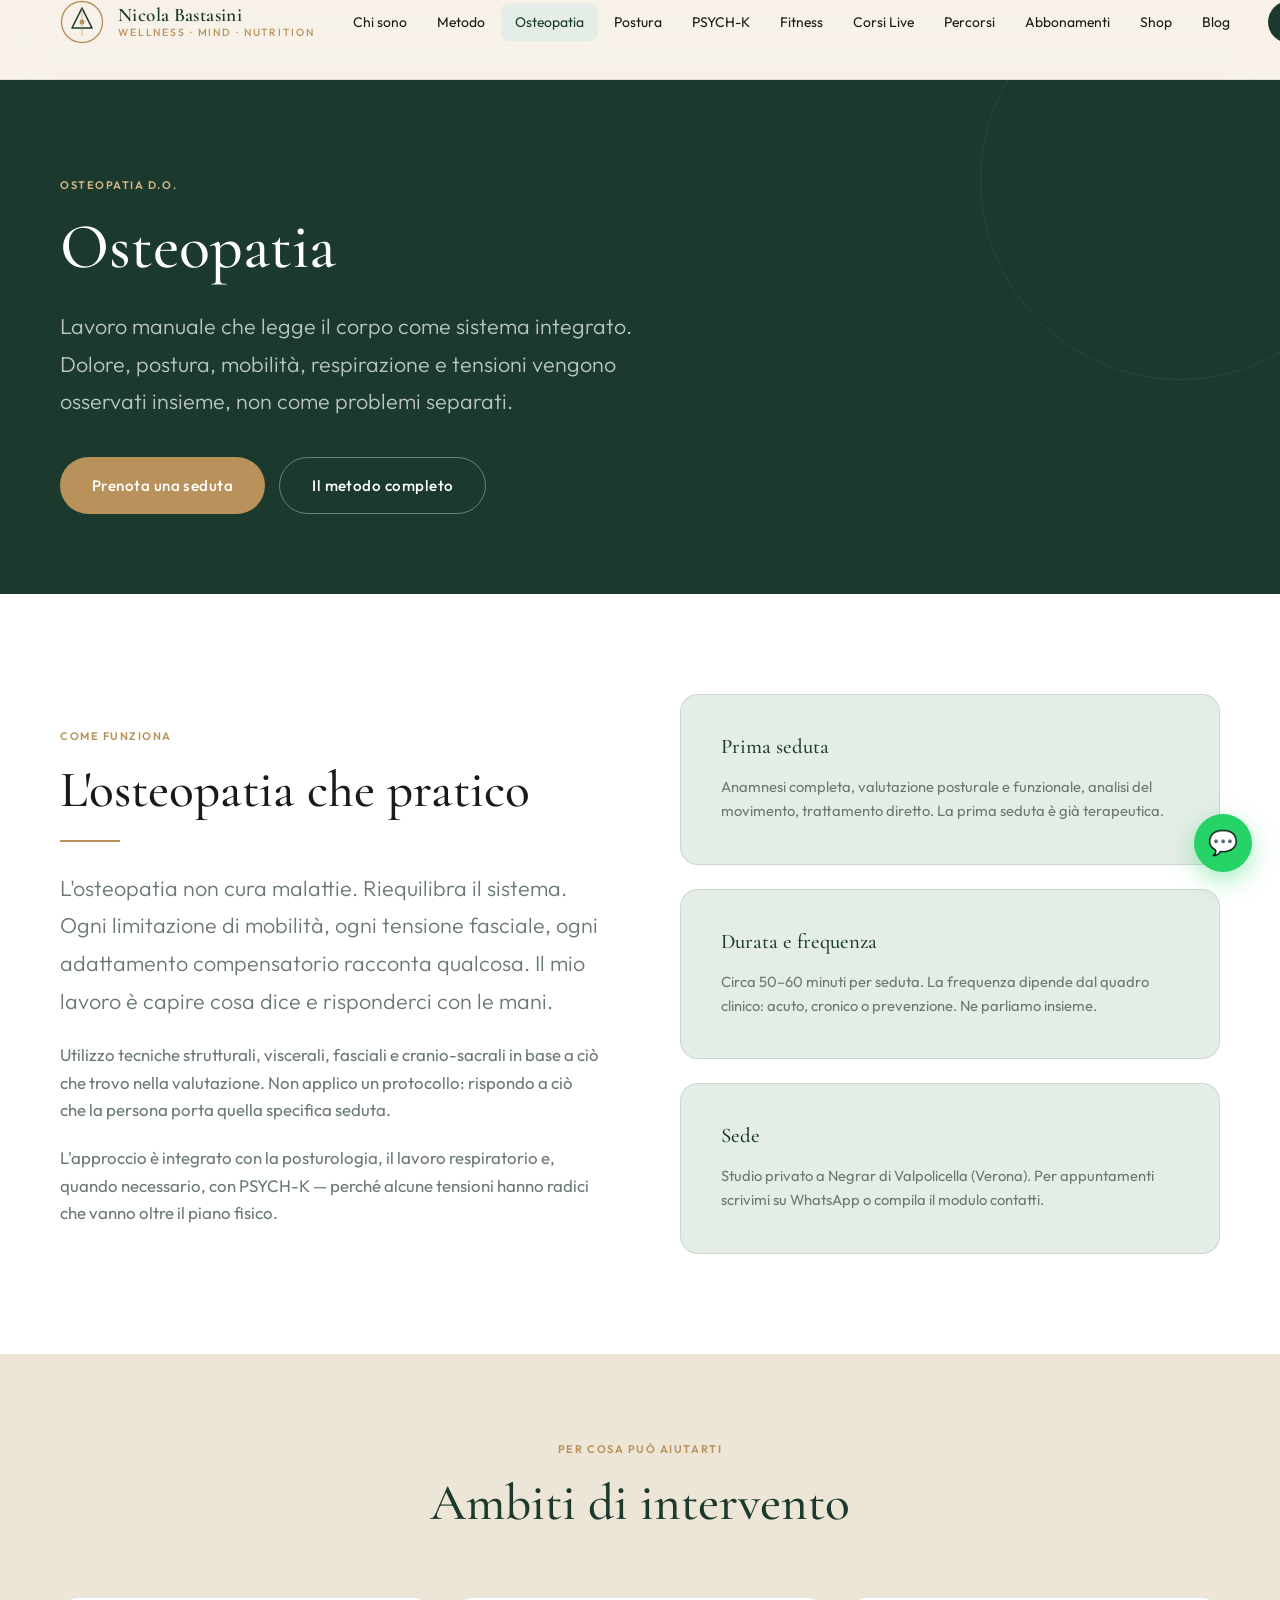
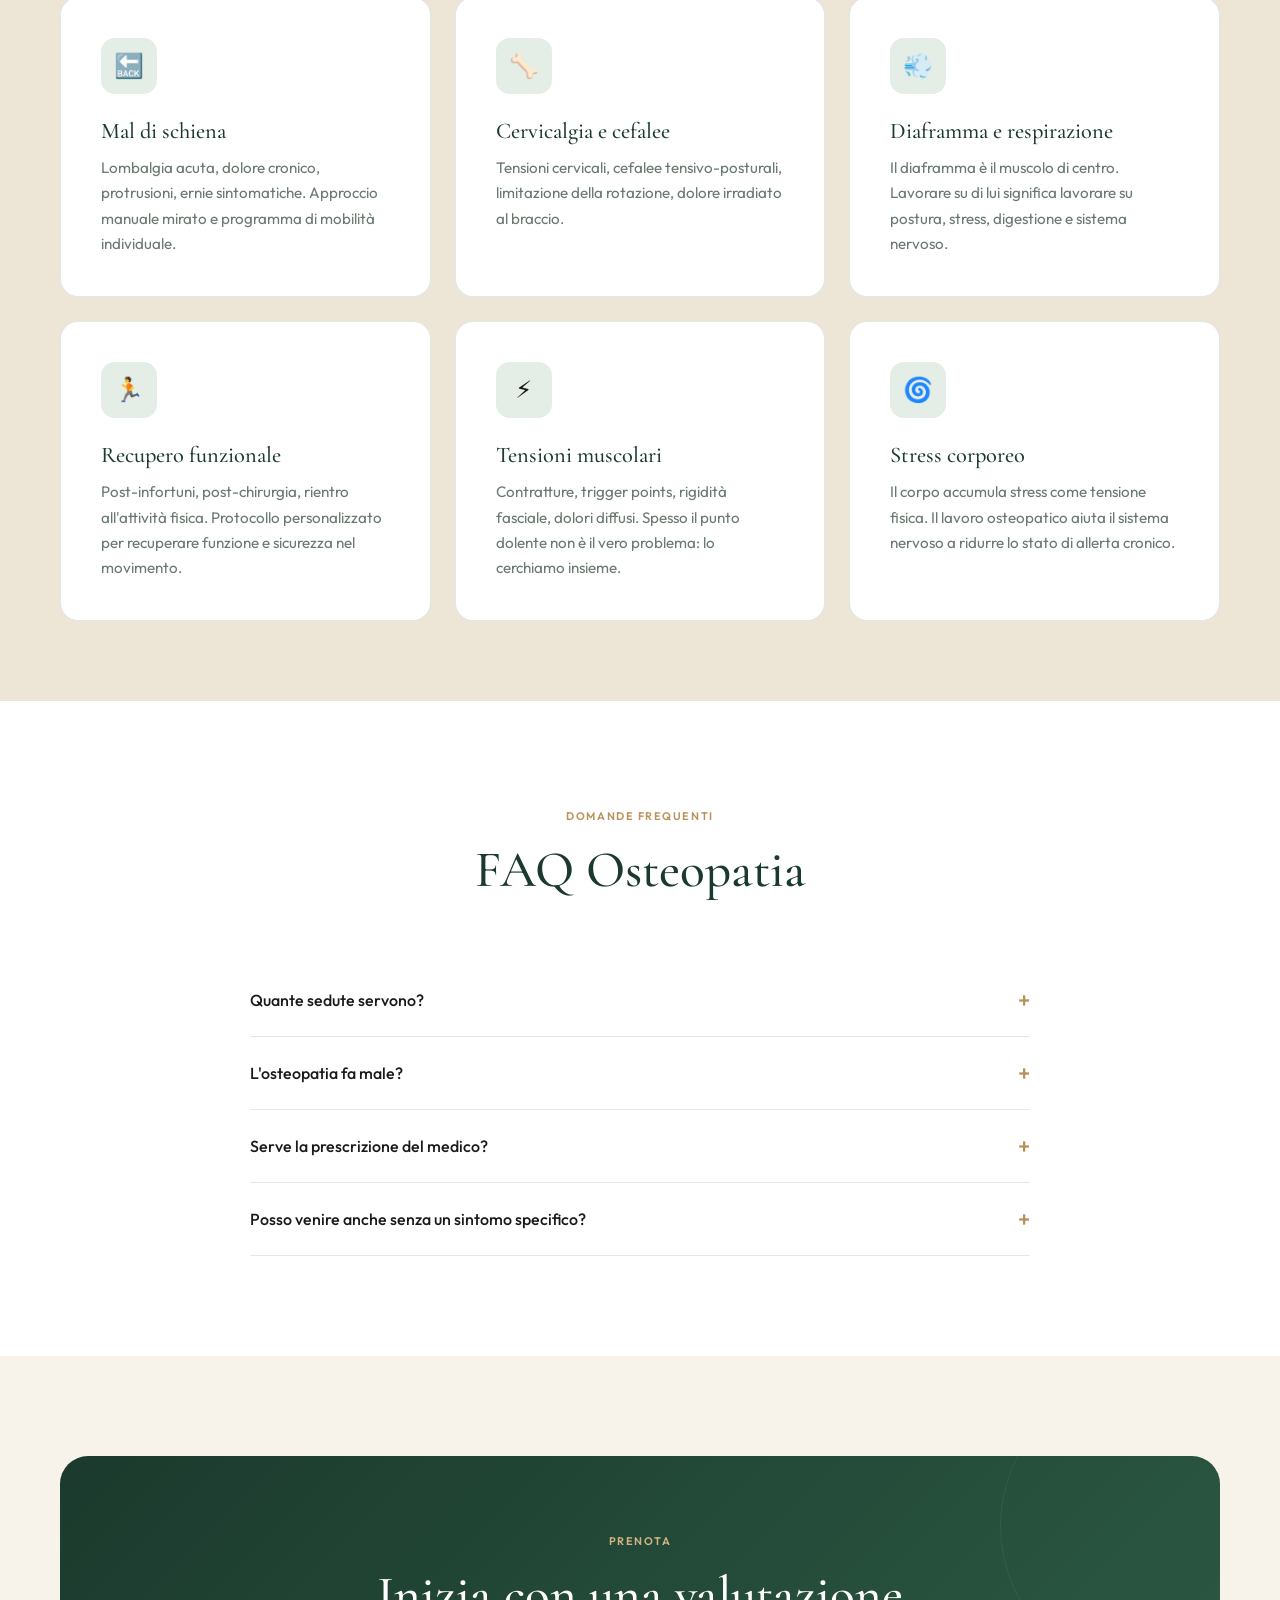
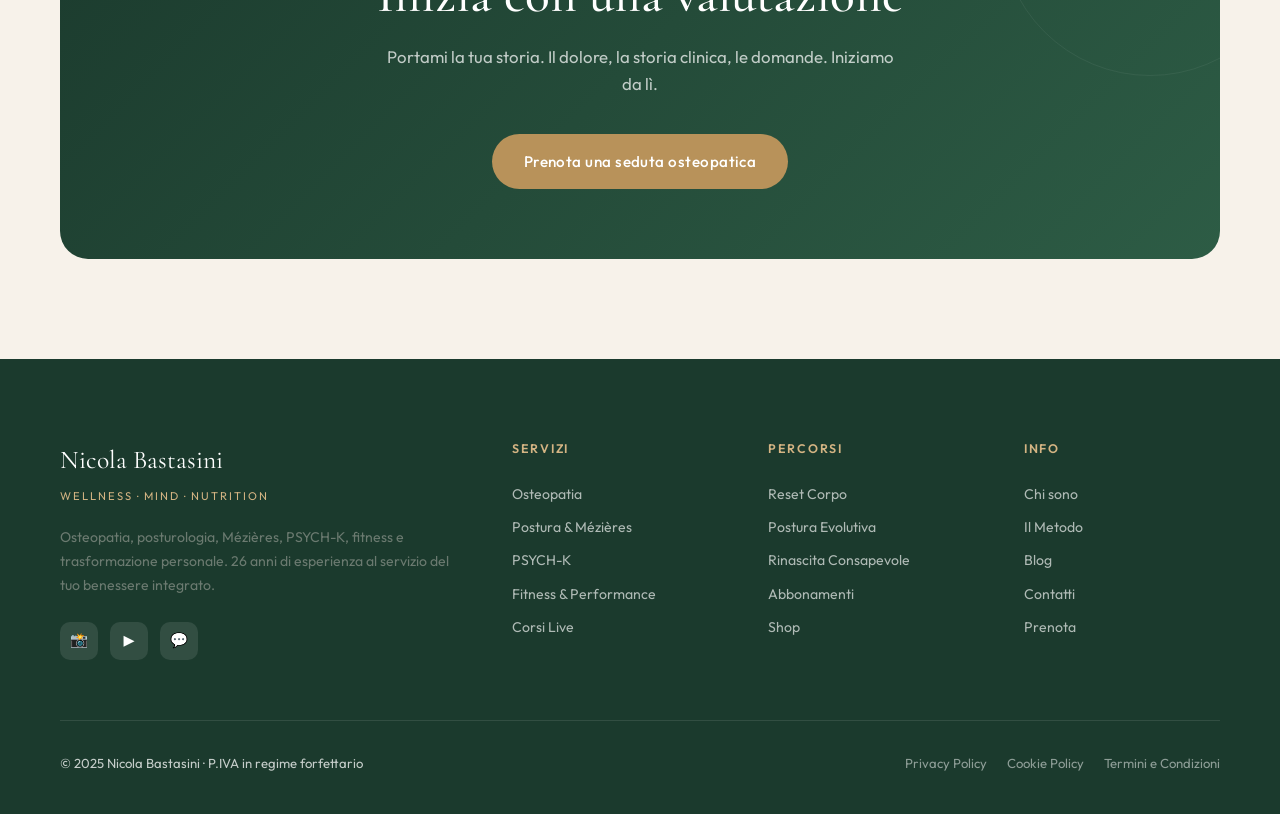
<file: osteopatia.html>
<!DOCTYPE html>
<html lang="it">
<head>
<meta charset="UTF-8"/>
<meta name="viewport" content="width=device-width, initial-scale=1.0"/>
<title>Osteopatia — Nicola Bastasini</title>
<link rel="stylesheet" href="style.css"/>
</head>
<body>

<section class="page-hero">
  <div class="container">
    <span class="tag">Osteopatia D.O.</span>
    <h1>Osteopatia</h1>
    <p class="lead" style="max-width:600px;">Lavoro manuale che legge il corpo come sistema integrato. Dolore, postura, mobilità, respirazione e tensioni vengono osservati insieme, non come problemi separati.</p>
    <div class="page-hero-btns">
      <a href="contatti.html" class="btn btn-gold">Prenota una seduta</a>
      <a href="metodo.html" class="btn btn-outline" style="color:#fff;border-color:rgba(255,255,255,0.35);">Il metodo completo</a>
    </div>
  </div>
</section>

<section class="section band-white">
  <div class="container">
    <div class="two-col">
      <div>
        <span class="tag">Come funziona</span>
        <h2>L'osteopatia che pratico</h2>
        <div class="divider"></div>
        <p class="lead">L'osteopatia non cura malattie. Riequilibra il sistema. Ogni limitazione di mobilità, ogni tensione fasciale, ogni adattamento compensatorio racconta qualcosa. Il mio lavoro è capire cosa dice e risponderci con le mani.</p>
        <p style="margin-top:20px;">Utilizzo tecniche strutturali, viscerali, fasciali e cranio-sacrali in base a ciò che trovo nella valutazione. Non applico un protocollo: rispondo a ciò che la persona porta quella specifica seduta.</p>
        <p style="margin-top:20px;">L'approccio è integrato con la posturologia, il lavoro respiratorio e, quando necessario, con PSYCH-K — perché alcune tensioni hanno radici che vanno oltre il piano fisico.</p>
      </div>
      <div class="card-grid" style="grid-template-columns:1fr;">
        <div class="card" style="background:var(--green-soft);">
          <h4 style="color:var(--green);margin-bottom:16px;">Prima seduta</h4>
          <p style="font-size:.92rem;">Anamnesi completa, valutazione posturale e funzionale, analisi del movimento, trattamento diretto. La prima seduta è già terapeutica.</p>
        </div>
        <div class="card" style="background:var(--green-soft);">
          <h4 style="color:var(--green);margin-bottom:16px;">Durata e frequenza</h4>
          <p style="font-size:.92rem;">Circa 50–60 minuti per seduta. La frequenza dipende dal quadro clinico: acuto, cronico o prevenzione. Ne parliamo insieme.</p>
        </div>
        <div class="card" style="background:var(--green-soft);">
          <h4 style="color:var(--green);margin-bottom:16px;">Sede</h4>
          <p style="font-size:.92rem;">Studio privato a Negrar di Valpolicella (Verona). Per appuntamenti scrivimi su WhatsApp o compila il modulo contatti.</p>
        </div>
      </div>
    </div>
  </div>
</section>

<section class="section band-cream">
  <div class="container">
    <div class="section-header">
      <span class="tag">Per cosa può aiutarti</span>
      <h2>Ambiti di intervento</h2>
    </div>
    <div class="card-grid">
      <div class="card">
        <div class="card-icon">🔙</div>
        <h3>Mal di schiena</h3>
        <p>Lombalgia acuta, dolore cronico, protrusioni, ernie sintomatiche. Approccio manuale mirato e programma di mobilità individuale.</p>
      </div>
      <div class="card">
        <div class="card-icon">🦴</div>
        <h3>Cervicalgia e cefalee</h3>
        <p>Tensioni cervicali, cefalee tensivo-posturali, limitazione della rotazione, dolore irradiato al braccio.</p>
      </div>
      <div class="card">
        <div class="card-icon">💨</div>
        <h3>Diaframma e respirazione</h3>
        <p>Il diaframma è il muscolo di centro. Lavorare su di lui significa lavorare su postura, stress, digestione e sistema nervoso.</p>
      </div>
      <div class="card">
        <div class="card-icon">🏃</div>
        <h3>Recupero funzionale</h3>
        <p>Post-infortuni, post-chirurgia, rientro all'attività fisica. Protocollo personalizzato per recuperare funzione e sicurezza nel movimento.</p>
      </div>
      <div class="card">
        <div class="card-icon">⚡</div>
        <h3>Tensioni muscolari</h3>
        <p>Contratture, trigger points, rigidità fasciale, dolori diffusi. Spesso il punto dolente non è il vero problema: lo cerchiamo insieme.</p>
      </div>
      <div class="card">
        <div class="card-icon">🌀</div>
        <h3>Stress corporeo</h3>
        <p>Il corpo accumula stress come tensione fisica. Il lavoro osteopatico aiuta il sistema nervoso a ridurre lo stato di allerta cronico.</p>
      </div>
    </div>
  </div>
</section>

<section class="section band-white">
  <div class="container container-sm">
    <div class="section-header">
      <span class="tag">Domande frequenti</span>
      <h2>FAQ Osteopatia</h2>
    </div>
    <div>
      <div class="faq-item">
        <button class="faq-question">Quante sedute servono?</button>
        <div class="faq-answer">Dipende dal quadro clinico. Per un dolore acuto spesso bastano 2–3 sedute. Per problemi cronici strutturati nel tempo si lavora su cicli di 4–8 sedute con rivalutazione intermedia.</div>
      </div>
      <div class="faq-item">
        <button class="faq-question">L'osteopatia fa male?</button>
        <div class="faq-answer">No, in generale non è dolorosa. Alcune manovre possono evocare sensazioni di pressione o stiramento. Dopo la seduta è normale sentire una certa "rimessa in moto" per 24–48 ore.</div>
      </div>
      <div class="faq-item">
        <button class="faq-question">Serve la prescrizione del medico?</button>
        <div class="faq-answer">No. L'osteopatia è una professione sanitaria riconosciuta in Italia dalla legge 3/2018. Non è necessaria una prescrizione, anche se è sempre utile avere eventuale documentazione diagnostica.</div>
      </div>
      <div class="faq-item">
        <button class="faq-question">Posso venire anche senza un sintomo specifico?</button>
        <div class="faq-answer">Certamente. Molte persone vengono per prevenzione, per mantenere la mobilità, dopo un periodo di stress intenso o come parte di un percorso integrato più ampio.</div>
      </div>
    </div>
  </div>
</section>

<section class="section" style="background:var(--cream);">
  <div class="container">
    <div class="cta-band">
      <span class="tag" style="color:var(--gold-light);">Prenota</span>
      <h2>Inizia con una valutazione</h2>
      <p>Portami la tua storia. Il dolore, la storia clinica, le domande. Iniziamo da lì.</p>
      <div class="cta-band-btns">
        <a href="contatti.html" class="btn btn-gold">Prenota una seduta osteopatica</a>
      </div>
    </div>
  </div>
</section>

<script src="nav.js"></script>
</body>
</html>
</file>
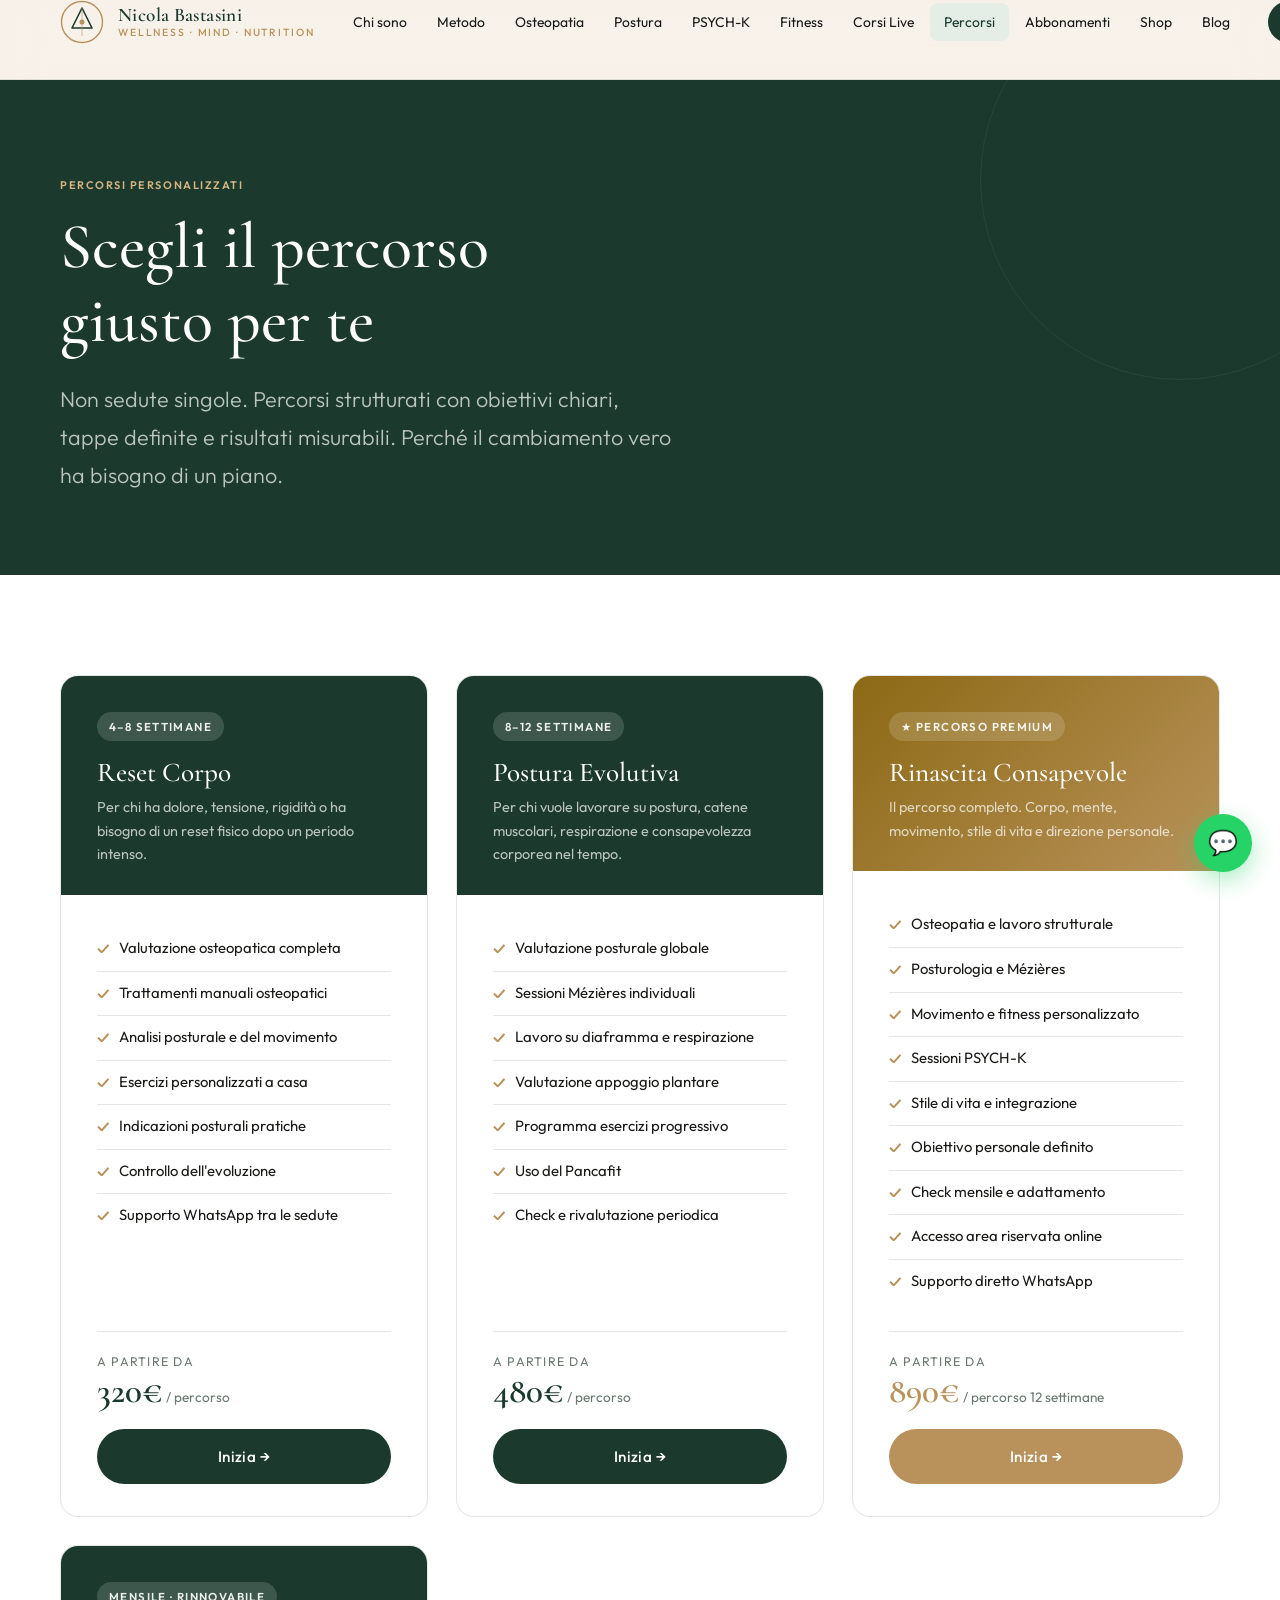
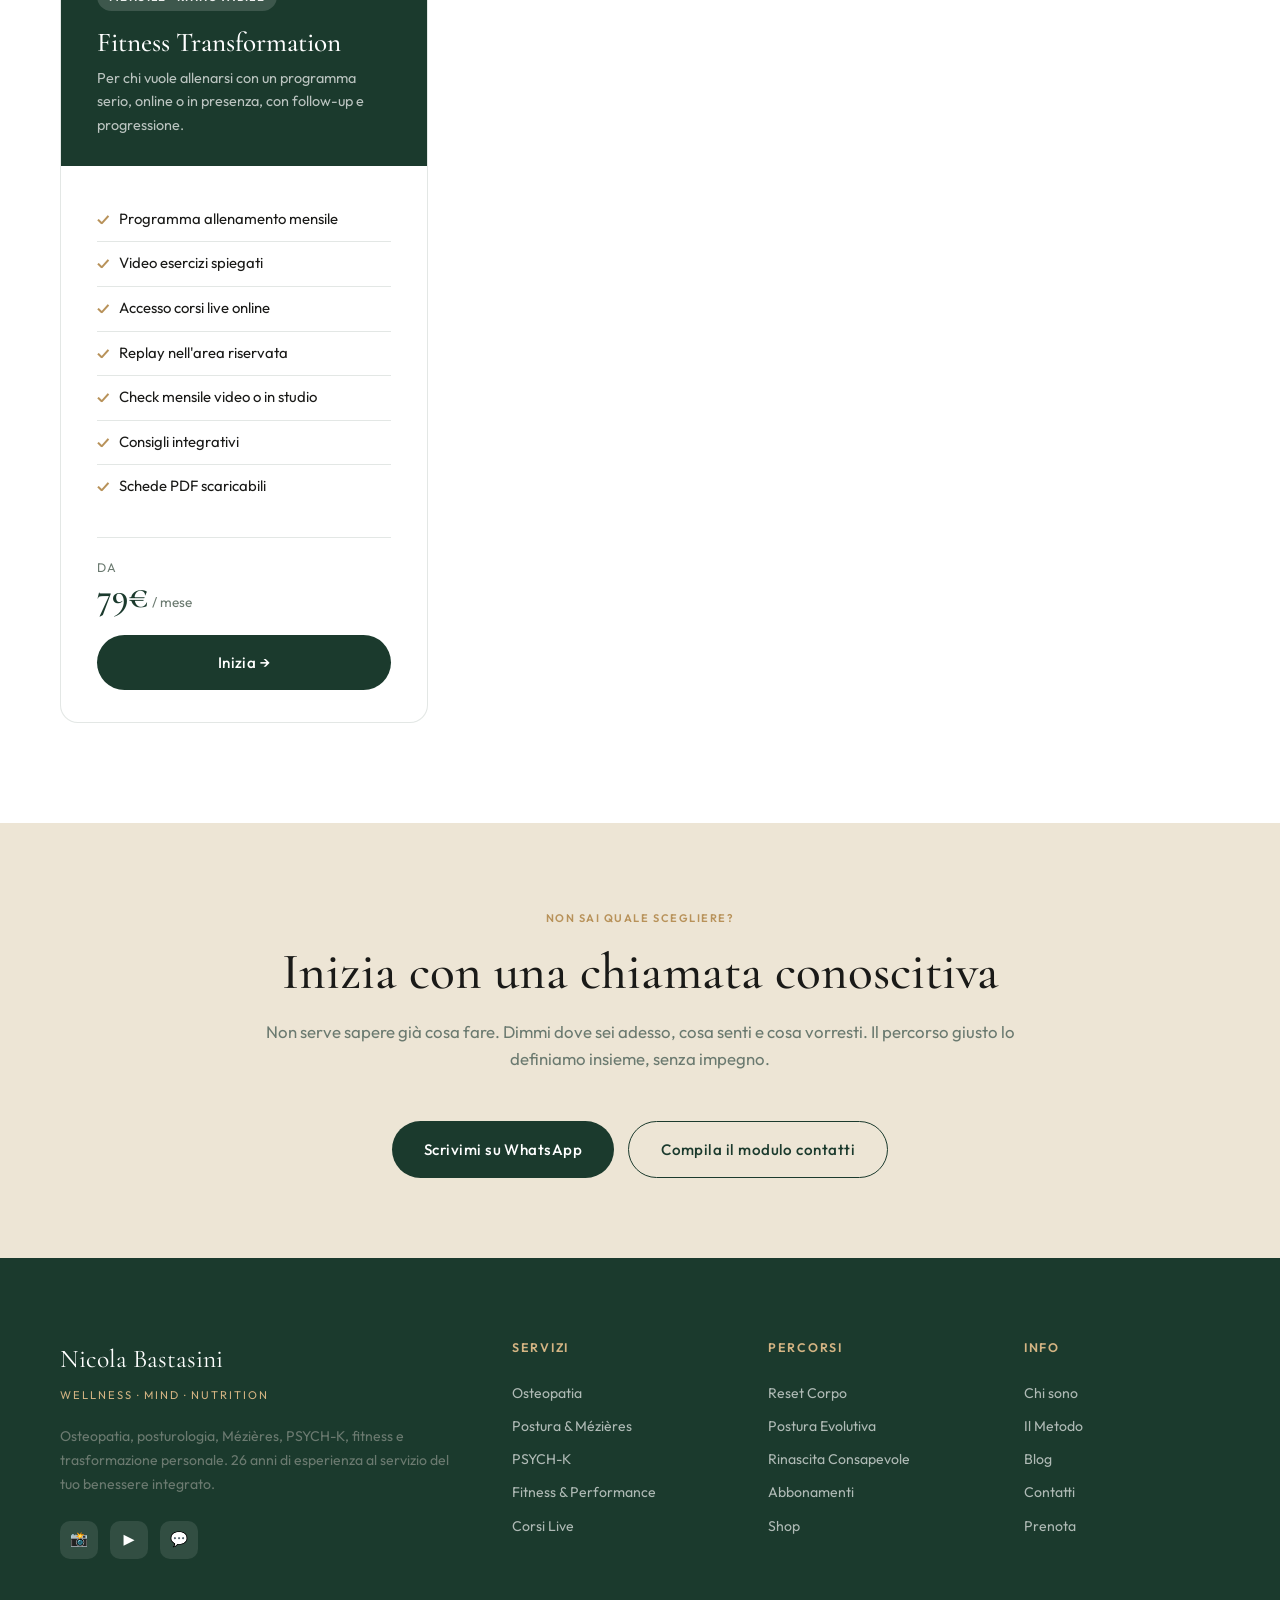
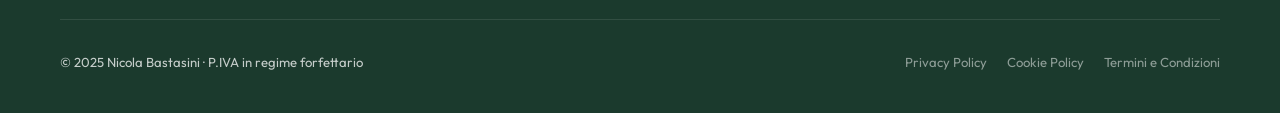
<file: percorsi.html>
<!DOCTYPE html>
<html lang="it">
<head>
<meta charset="UTF-8"/>
<meta name="viewport" content="width=device-width, initial-scale=1.0"/>
<title>Percorsi — Nicola Bastasini</title>
<link rel="stylesheet" href="style.css"/>
</head>
<body>

<section class="page-hero">
  <div class="container">
    <span class="tag">Percorsi personalizzati</span>
    <h1>Scegli il percorso<br>giusto per te</h1>
    <p class="lead" style="max-width:620px;">Non sedute singole. Percorsi strutturati con obiettivi chiari, tappe definite e risultati misurabili. Perché il cambiamento vero ha bisogno di un piano.</p>
  </div>
</section>

<section class="section band-white">
  <div class="container">
    <div style="display:grid;grid-template-columns:repeat(auto-fit,minmax(280px,1fr));gap:28px;">
      
      <!-- Reset Corpo -->
      <div class="percorso-card">
        <div class="percorso-header">
          <div class="percorso-badge">4–8 settimane</div>
          <h3>Reset Corpo</h3>
          <p>Per chi ha dolore, tensione, rigidità o ha bisogno di un reset fisico dopo un periodo intenso.</p>
        </div>
        <div class="percorso-body">
          <ul class="percorso-includes">
            <li>Valutazione osteopatica completa</li>
            <li>Trattamenti manuali osteopatici</li>
            <li>Analisi posturale e del movimento</li>
            <li>Esercizi personalizzati a casa</li>
            <li>Indicazioni posturali pratiche</li>
            <li>Controllo dell'evoluzione</li>
            <li>Supporto WhatsApp tra le sedute</li>
          </ul>
          <div class="percorso-price">
            <div class="from">A partire da</div>
            <div><span class="price">320€</span> <span class="period">/ percorso</span></div>
          </div>
          <a href="contatti.html" class="btn btn-primary" style="width:100%;justify-content:center;margin-top:20px;">Inizia →</a>
        </div>
      </div>

      <!-- Postura Evolutiva -->
      <div class="percorso-card">
        <div class="percorso-header">
          <div class="percorso-badge">8–12 settimane</div>
          <h3>Postura Evolutiva</h3>
          <p>Per chi vuole lavorare su postura, catene muscolari, respirazione e consapevolezza corporea nel tempo.</p>
        </div>
        <div class="percorso-body">
          <ul class="percorso-includes">
            <li>Valutazione posturale globale</li>
            <li>Sessioni Mézières individuali</li>
            <li>Lavoro su diaframma e respirazione</li>
            <li>Valutazione appoggio plantare</li>
            <li>Programma esercizi progressivo</li>
            <li>Uso del Pancafit</li>
            <li>Check e rivalutazione periodica</li>
          </ul>
          <div class="percorso-price">
            <div class="from">A partire da</div>
            <div><span class="price">480€</span> <span class="period">/ percorso</span></div>
          </div>
          <a href="contatti.html" class="btn btn-primary" style="width:100%;justify-content:center;margin-top:20px;">Inizia →</a>
        </div>
      </div>

      <!-- Rinascita Consapevole -->
      <div class="percorso-card">
        <div class="percorso-header gold-bg">
          <div class="percorso-badge">★ Percorso premium</div>
          <h3>Rinascita Consapevole</h3>
          <p>Il percorso completo. Corpo, mente, movimento, stile di vita e direzione personale.</p>
        </div>
        <div class="percorso-body">
          <ul class="percorso-includes">
            <li>Osteopatia e lavoro strutturale</li>
            <li>Posturologia e Mézières</li>
            <li>Movimento e fitness personalizzato</li>
            <li>Sessioni PSYCH-K</li>
            <li>Stile di vita e integrazione</li>
            <li>Obiettivo personale definito</li>
            <li>Check mensile e adattamento</li>
            <li>Accesso area riservata online</li>
            <li>Supporto diretto WhatsApp</li>
          </ul>
          <div class="percorso-price">
            <div class="from">A partire da</div>
            <div><span class="price" style="color:var(--gold);">890€</span> <span class="period">/ percorso 12 settimane</span></div>
          </div>
          <a href="contatti.html" class="btn btn-gold" style="width:100%;justify-content:center;margin-top:20px;">Inizia →</a>
        </div>
      </div>

      <!-- Fitness Transformation -->
      <div class="percorso-card">
        <div class="percorso-header">
          <div class="percorso-badge">Mensile · rinnovabile</div>
          <h3>Fitness Transformation</h3>
          <p>Per chi vuole allenarsi con un programma serio, online o in presenza, con follow-up e progressione.</p>
        </div>
        <div class="percorso-body">
          <ul class="percorso-includes">
            <li>Programma allenamento mensile</li>
            <li>Video esercizi spiegati</li>
            <li>Accesso corsi live online</li>
            <li>Replay nell'area riservata</li>
            <li>Check mensile video o in studio</li>
            <li>Consigli integrativi</li>
            <li>Schede PDF scaricabili</li>
          </ul>
          <div class="percorso-price">
            <div class="from">Da</div>
            <div><span class="price">79€</span> <span class="period">/ mese</span></div>
          </div>
          <a href="abbonamenti.html" class="btn btn-primary" style="width:100%;justify-content:center;margin-top:20px;">Inizia →</a>
        </div>
      </div>

    </div>
  </div>
</section>

<section class="section band-cream">
  <div class="container container-sm">
    <div style="text-align:center;margin-bottom:48px;">
      <span class="tag">Non sai quale scegliere?</span>
      <h2>Inizia con una chiamata conoscitiva</h2>
      <p style="margin-top:16px;">Non serve sapere già cosa fare. Dimmi dove sei adesso, cosa senti e cosa vorresti. Il percorso giusto lo definiamo insieme, senza impegno.</p>
    </div>
    <div style="display:flex;justify-content:center;gap:14px;flex-wrap:wrap;">
      <a href="contatti.html" class="btn btn-primary">Scrivimi su WhatsApp</a>
      <a href="contatti.html" class="btn btn-outline">Compila il modulo contatti</a>
    </div>
  </div>
</section>

<script src="nav.js"></script>
</body>
</html>
</file>
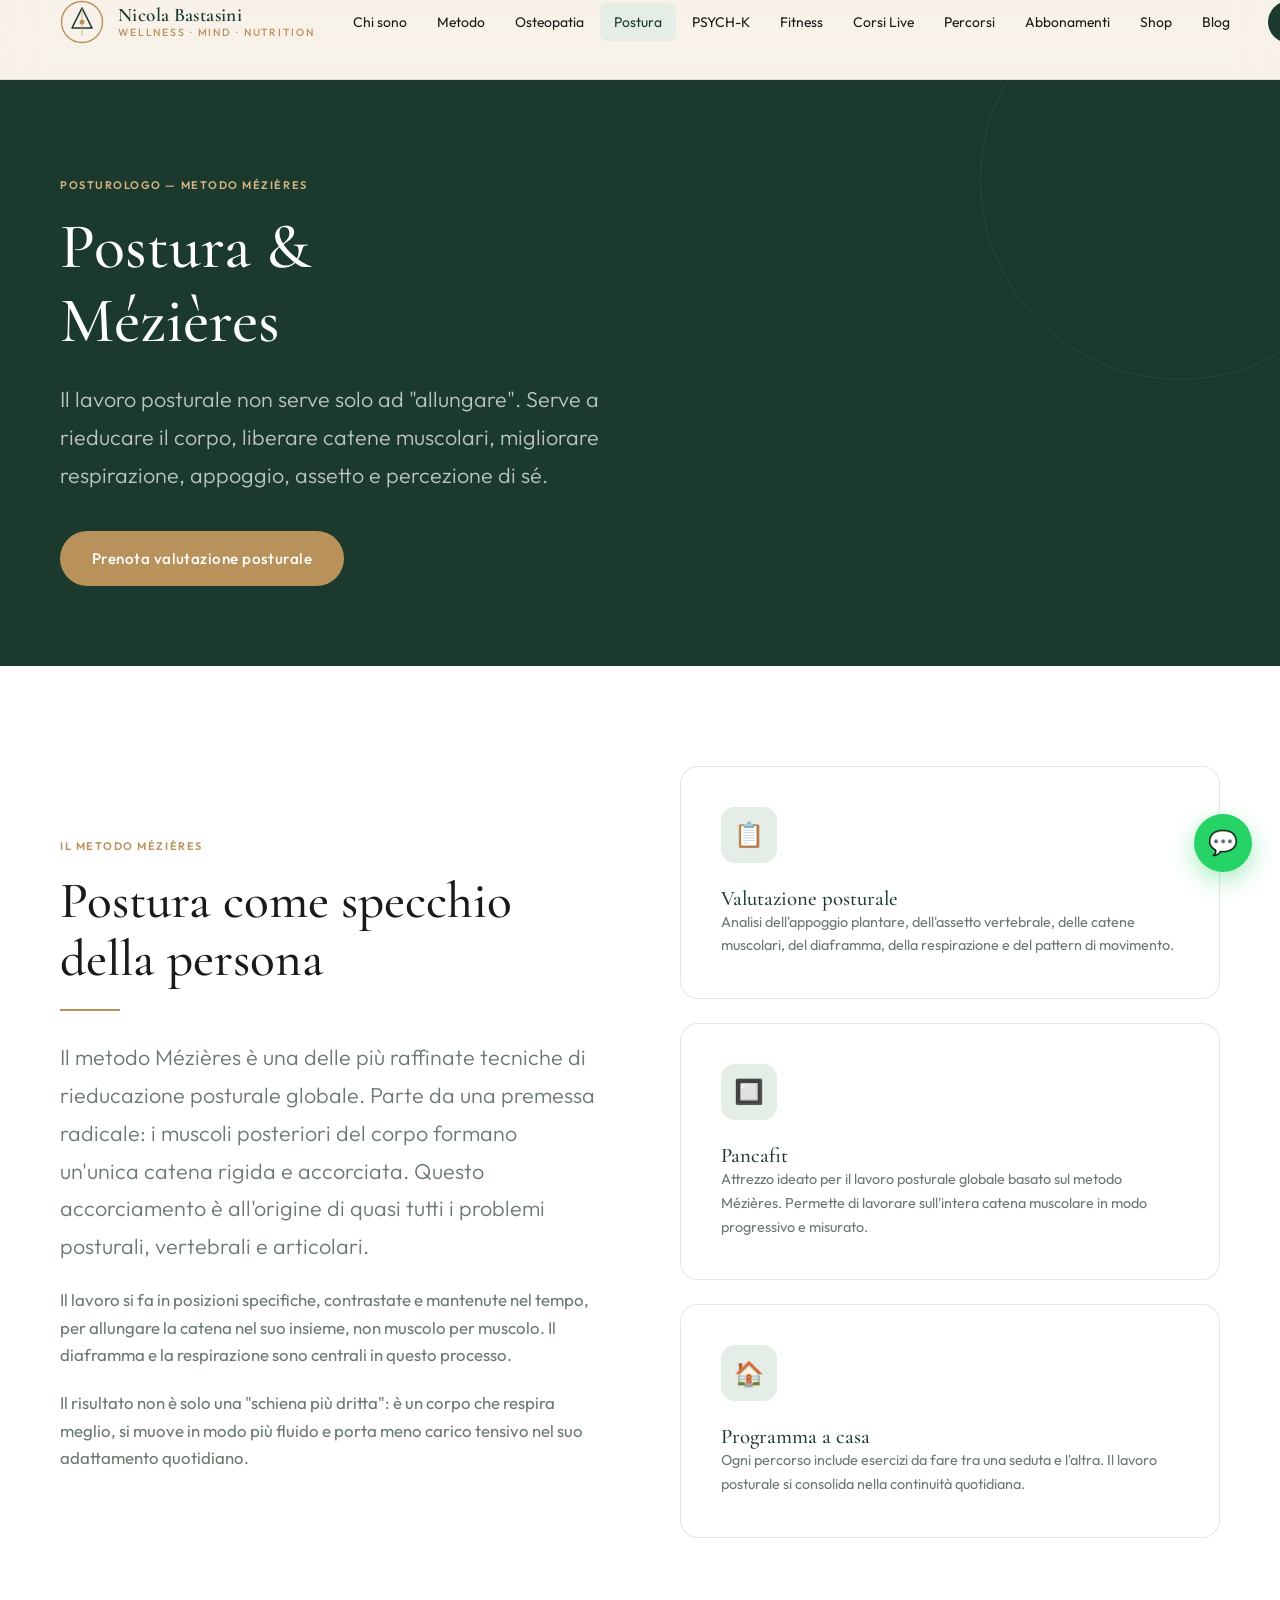
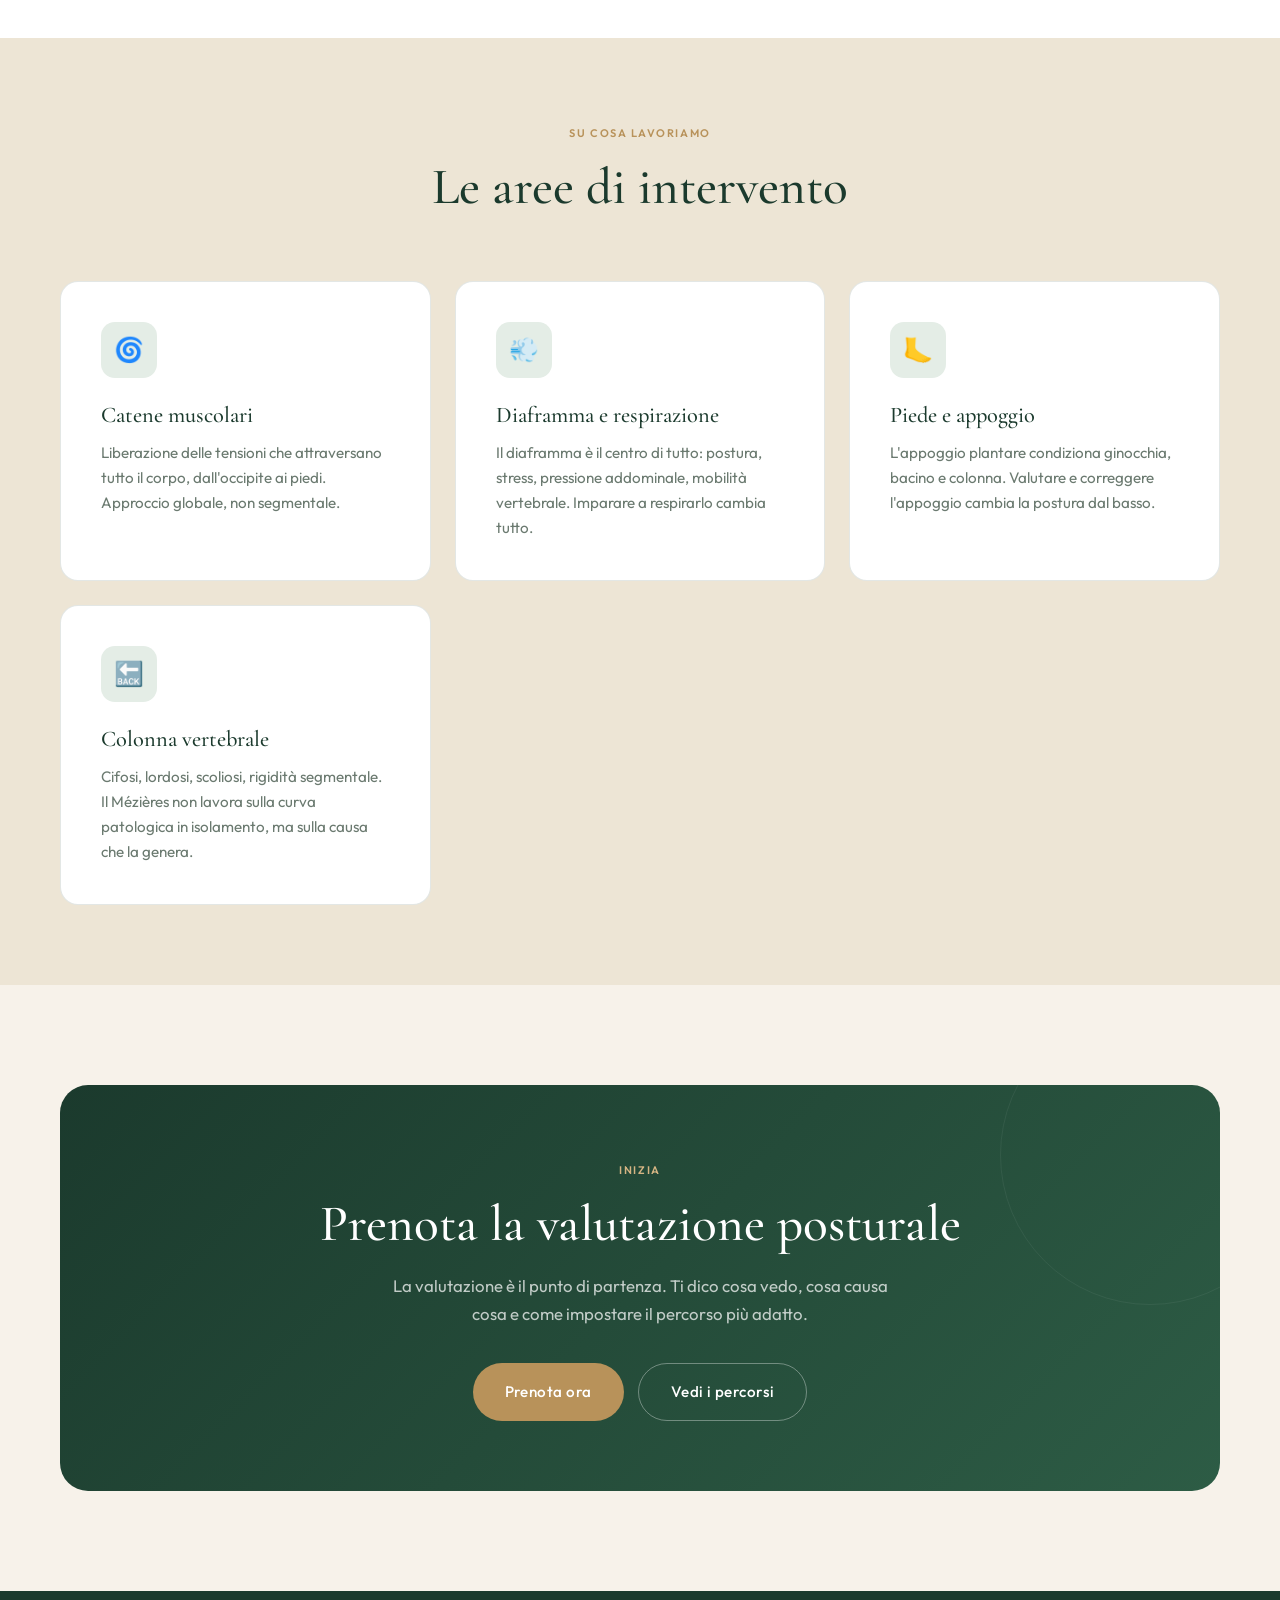
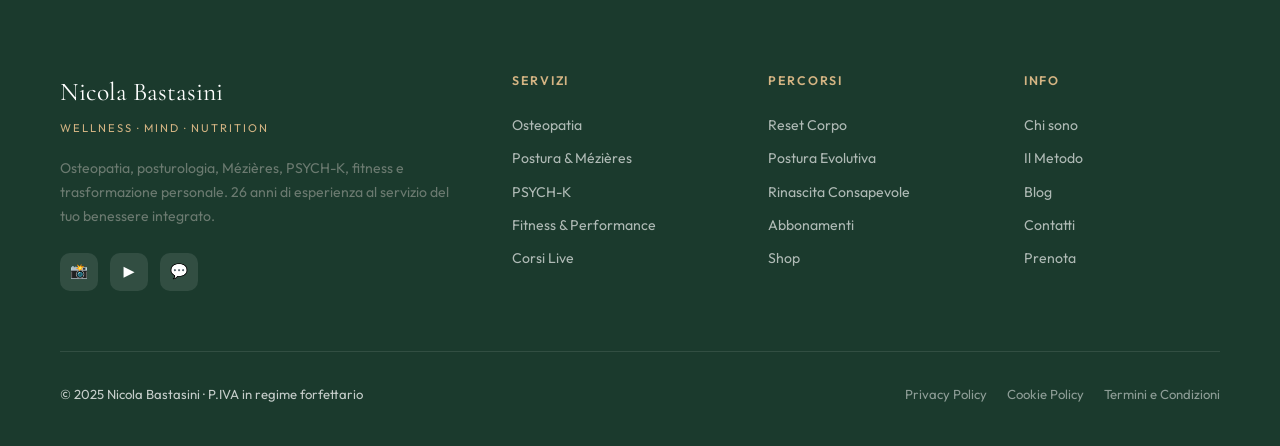
<file: postura.html>
<!DOCTYPE html>
<html lang="it">
<head>
<meta charset="UTF-8"/>
<meta name="viewport" content="width=device-width, initial-scale=1.0"/>
<title>Postura & Mézières — Nicola Bastasini</title>
<link rel="stylesheet" href="style.css"/>
</head>
<body>

<section class="page-hero">
  <div class="container">
    <span class="tag">Posturologo — Metodo Mézières</span>
    <h1>Postura &<br>Mézières</h1>
    <p class="lead" style="max-width:600px;">Il lavoro posturale non serve solo ad "allungare". Serve a rieducare il corpo, liberare catene muscolari, migliorare respirazione, appoggio, assetto e percezione di sé.</p>
    <div class="page-hero-btns">
      <a href="contatti.html" class="btn btn-gold">Prenota valutazione posturale</a>
    </div>
  </div>
</section>

<section class="section band-white">
  <div class="container">
    <div class="two-col">
      <div>
        <span class="tag">Il metodo Mézières</span>
        <h2>Postura come specchio della persona</h2>
        <div class="divider"></div>
        <p class="lead">Il metodo Mézières è una delle più raffinate tecniche di rieducazione posturale globale. Parte da una premessa radicale: i muscoli posteriori del corpo formano un'unica catena rigida e accorciata. Questo accorciamento è all'origine di quasi tutti i problemi posturali, vertebrali e articolari.</p>
        <p style="margin-top:20px;">Il lavoro si fa in posizioni specifiche, contrastate e mantenute nel tempo, per allungare la catena nel suo insieme, non muscolo per muscolo. Il diaframma e la respirazione sono centrali in questo processo.</p>
        <p style="margin-top:20px;">Il risultato non è solo una "schiena più dritta": è un corpo che respira meglio, si muove in modo più fluido e porta meno carico tensivo nel suo adattamento quotidiano.</p>
      </div>
      <div class="card-grid" style="grid-template-columns:1fr;">
        <div class="card">
          <div class="card-icon">📋</div>
          <h4 style="color:var(--green);">Valutazione posturale</h4>
          <p style="font-size:.9rem;">Analisi dell'appoggio plantare, dell'assetto vertebrale, delle catene muscolari, del diaframma, della respirazione e del pattern di movimento.</p>
        </div>
        <div class="card">
          <div class="card-icon">🔲</div>
          <h4 style="color:var(--green);">Pancafit</h4>
          <p style="font-size:.9rem;">Attrezzo ideato per il lavoro posturale globale basato sul metodo Mézières. Permette di lavorare sull'intera catena muscolare in modo progressivo e misurato.</p>
        </div>
        <div class="card">
          <div class="card-icon">🏠</div>
          <h4 style="color:var(--green);">Programma a casa</h4>
          <p style="font-size:.9rem;">Ogni percorso include esercizi da fare tra una seduta e l'altra. Il lavoro posturale si consolida nella continuità quotidiana.</p>
        </div>
      </div>
    </div>
  </div>
</section>

<section class="section band-cream">
  <div class="container">
    <div class="section-header">
      <span class="tag">Su cosa lavoriamo</span>
      <h2>Le aree di intervento</h2>
    </div>
    <div class="card-grid">
      <div class="card">
        <div class="card-icon">🌀</div>
        <h3>Catene muscolari</h3>
        <p>Liberazione delle tensioni che attraversano tutto il corpo, dall'occipite ai piedi. Approccio globale, non segmentale.</p>
      </div>
      <div class="card">
        <div class="card-icon">💨</div>
        <h3>Diaframma e respirazione</h3>
        <p>Il diaframma è il centro di tutto: postura, stress, pressione addominale, mobilità vertebrale. Imparare a respirarlo cambia tutto.</p>
      </div>
      <div class="card">
        <div class="card-icon">🦶</div>
        <h3>Piede e appoggio</h3>
        <p>L'appoggio plantare condiziona ginocchia, bacino e colonna. Valutare e correggere l'appoggio cambia la postura dal basso.</p>
      </div>
      <div class="card">
        <div class="card-icon">🔙</div>
        <h3>Colonna vertebrale</h3>
        <p>Cifosi, lordosi, scoliosi, rigidità segmentale. Il Mézières non lavora sulla curva patologica in isolamento, ma sulla causa che la genera.</p>
      </div>
    </div>
  </div>
</section>

<section class="section" style="background:var(--cream);">
  <div class="container">
    <div class="cta-band">
      <span class="tag" style="color:var(--gold-light);">Inizia</span>
      <h2>Prenota la valutazione posturale</h2>
      <p>La valutazione è il punto di partenza. Ti dico cosa vedo, cosa causa cosa e come impostare il percorso più adatto.</p>
      <div class="cta-band-btns">
        <a href="contatti.html" class="btn btn-gold">Prenota ora</a>
        <a href="percorsi.html" class="btn btn-outline" style="color:#fff;border-color:rgba(255,255,255,0.35);">Vedi i percorsi</a>
      </div>
    </div>
  </div>
</section>

<script src="nav.js"></script>
</body>
</html>
</file>
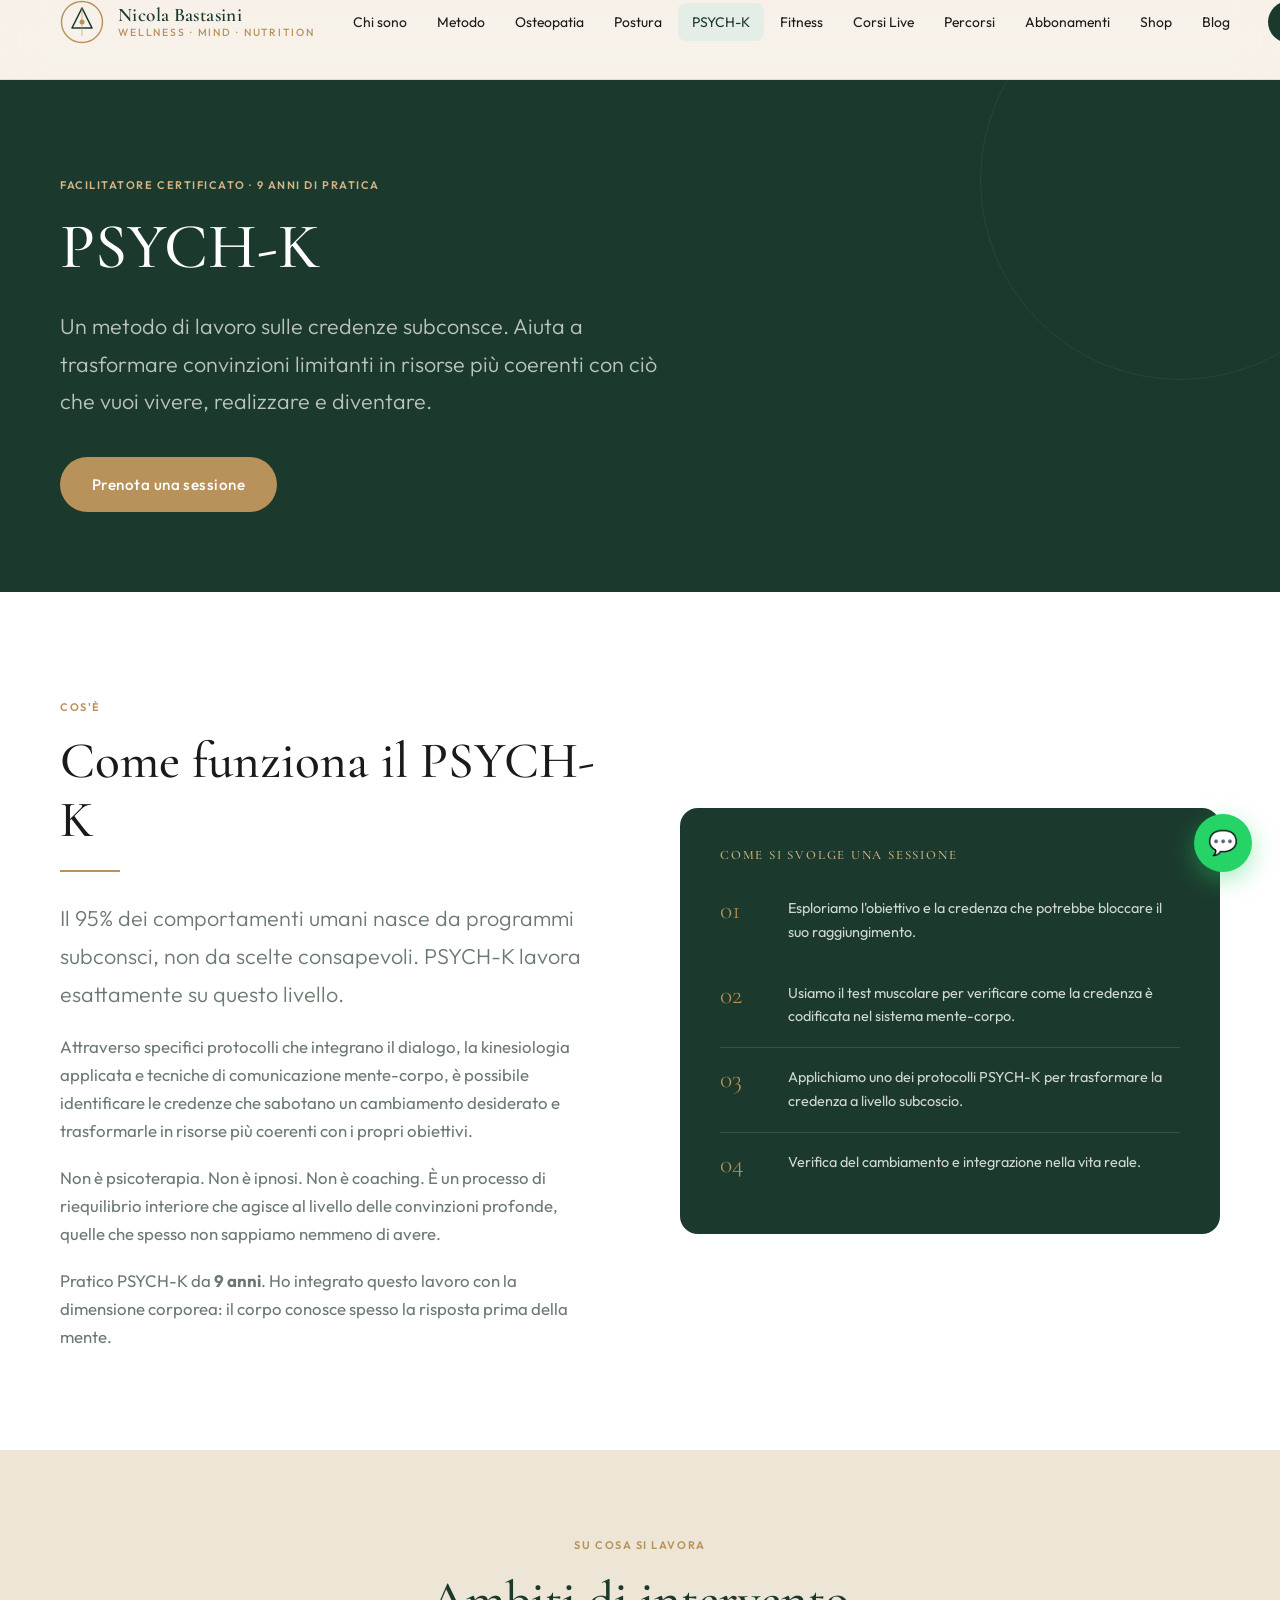
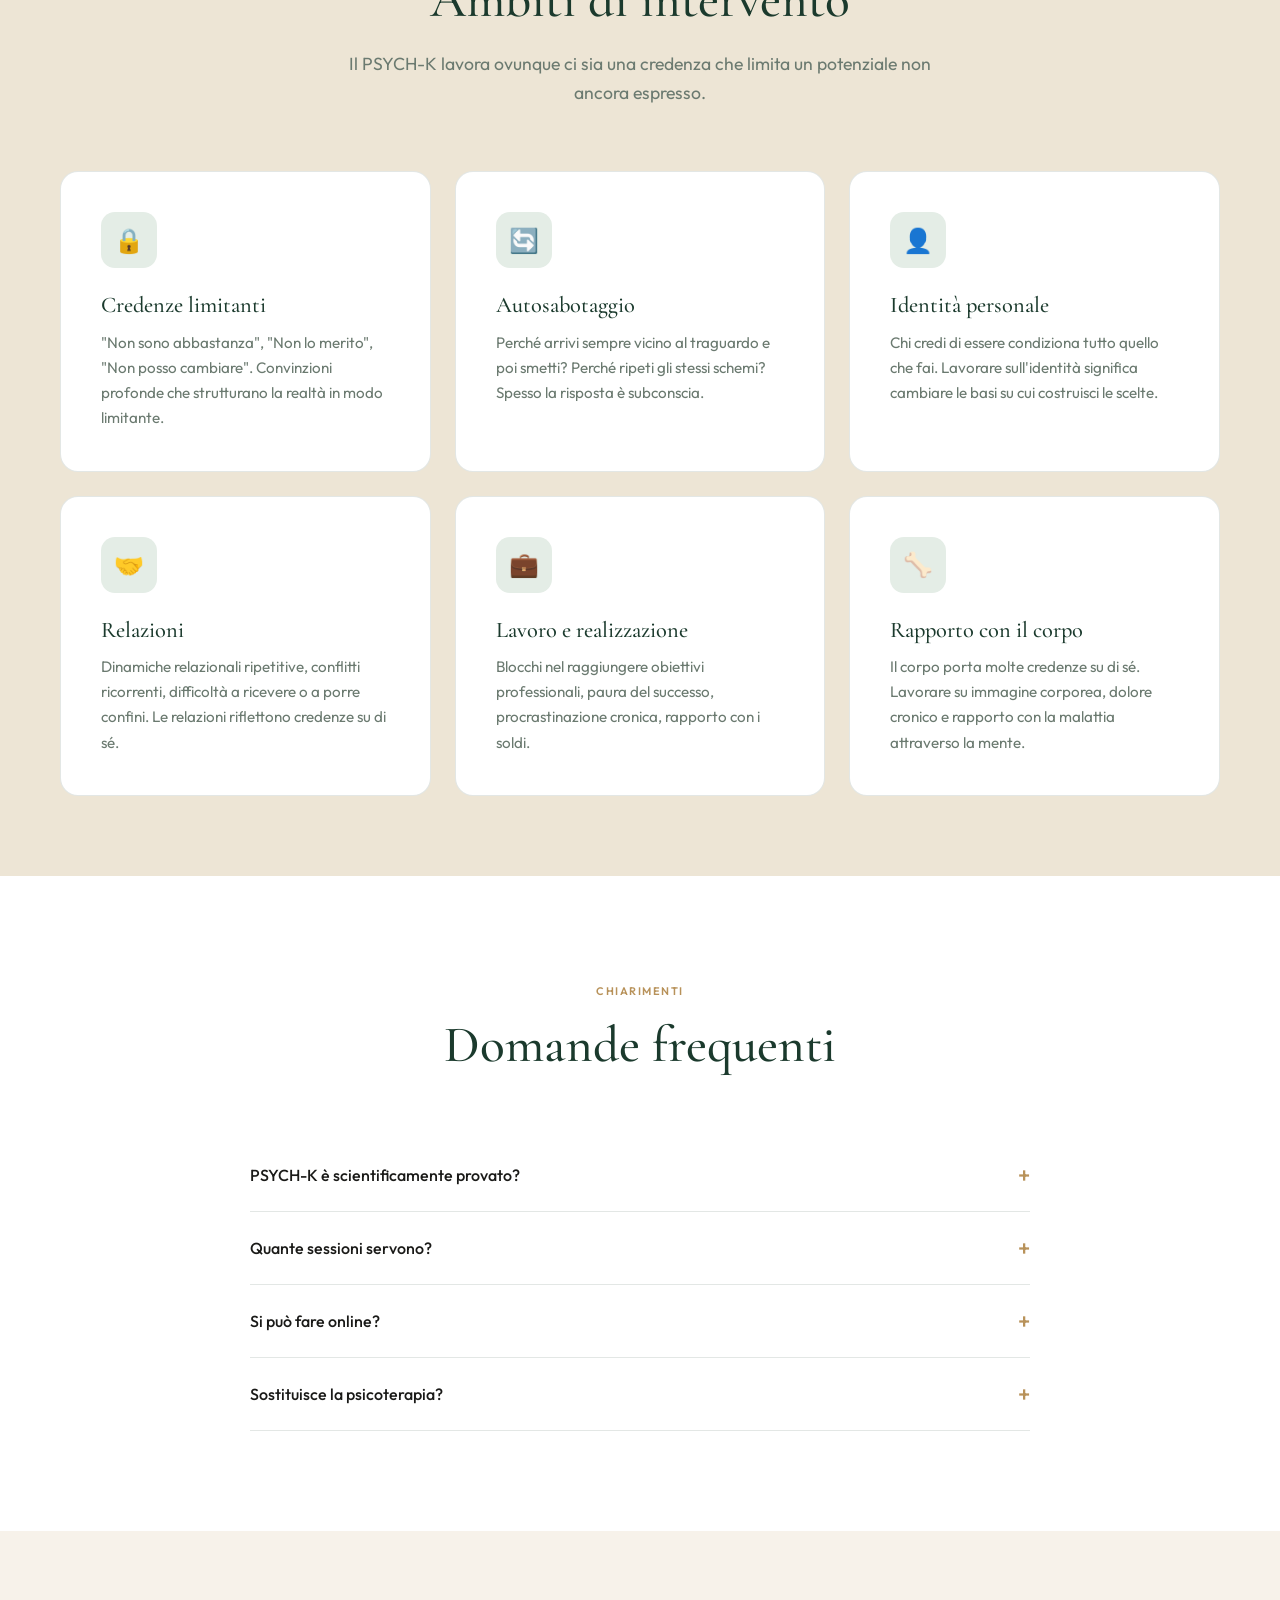
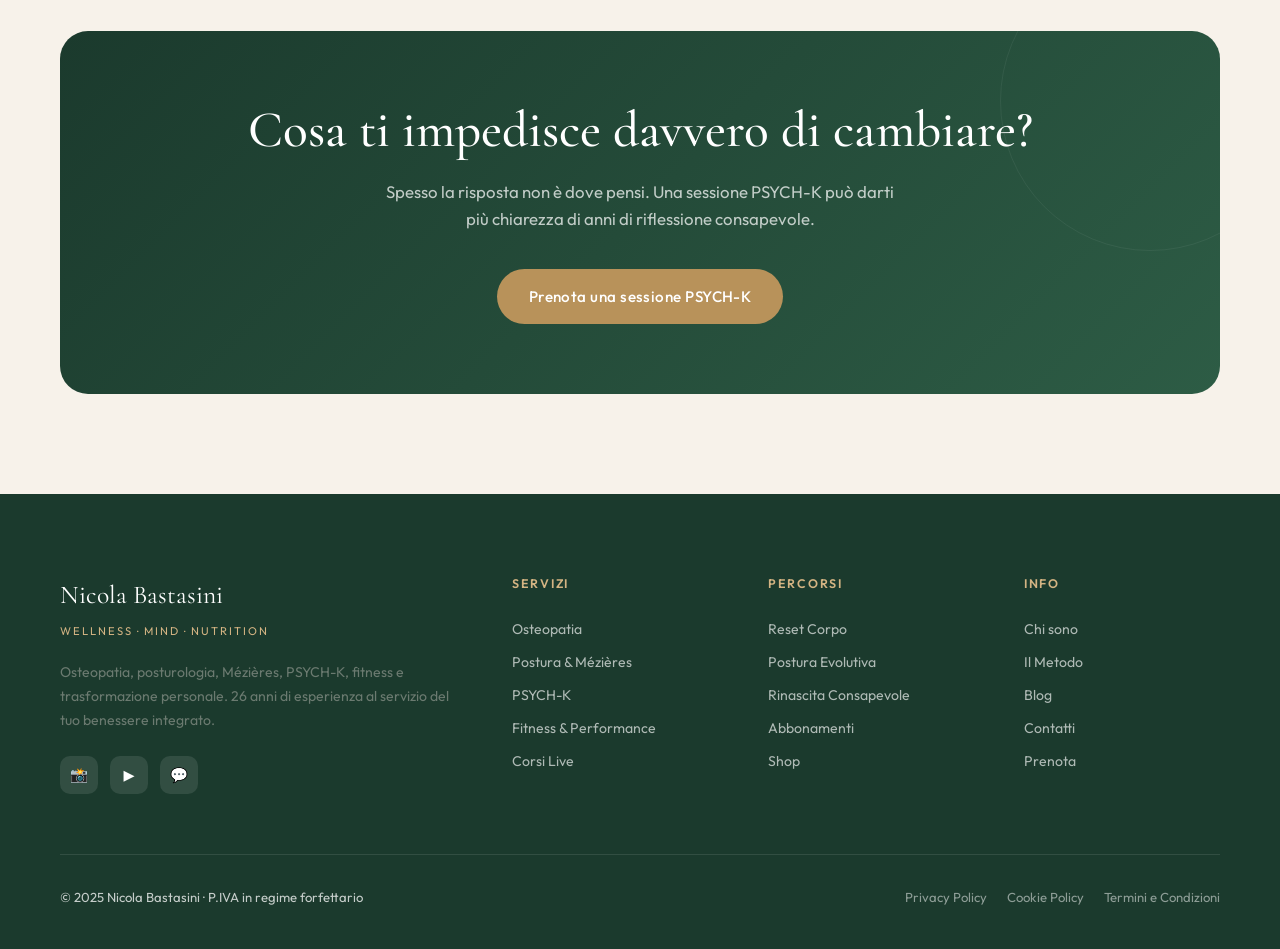
<file: psych-k.html>
<!DOCTYPE html>
<html lang="it">
<head>
<meta charset="UTF-8"/>
<meta name="viewport" content="width=device-width, initial-scale=1.0"/>
<title>PSYCH-K — Nicola Bastasini</title>
<link rel="stylesheet" href="style.css"/>
</head>
<body>

<section class="page-hero">
  <div class="container">
    <span class="tag">Facilitatore certificato · 9 anni di pratica</span>
    <h1>PSYCH-K</h1>
    <p class="lead" style="max-width:620px;">Un metodo di lavoro sulle credenze subconsce. Aiuta a trasformare convinzioni limitanti in risorse più coerenti con ciò che vuoi vivere, realizzare e diventare.</p>
    <div class="page-hero-btns">
      <a href="contatti.html" class="btn btn-gold">Prenota una sessione</a>
    </div>
  </div>
</section>

<section class="section band-white">
  <div class="container">
    <div class="two-col">
      <div>
        <span class="tag">Cos'è</span>
        <h2>Come funziona il PSYCH-K</h2>
        <div class="divider"></div>
        <p class="lead">Il 95% dei comportamenti umani nasce da programmi subconsci, non da scelte consapevoli. PSYCH-K lavora esattamente su questo livello.</p>
        <p style="margin-top:20px;">Attraverso specifici protocolli che integrano il dialogo, la kinesiologia applicata e tecniche di comunicazione mente-corpo, è possibile identificare le credenze che sabotano un cambiamento desiderato e trasformarle in risorse più coerenti con i propri obiettivi.</p>
        <p style="margin-top:20px;">Non è psicoterapia. Non è ipnosi. Non è coaching. È un processo di riequilibrio interiore che agisce al livello delle convinzioni profonde, quelle che spesso non sappiamo nemmeno di avere.</p>
        <p style="margin-top:20px;">Pratico PSYCH-K da <strong>9 anni</strong>. Ho integrato questo lavoro con la dimensione corporea: il corpo conosce spesso la risposta prima della mente.</p>
      </div>
      <div class="card-grid" style="grid-template-columns:1fr;">
        <div class="card" style="background:var(--green);border:none;">
          <h4 style="color:var(--gold-light);font-size:.8rem;text-transform:uppercase;letter-spacing:.14em;margin-bottom:16px;">Come si svolge una sessione</h4>
          <div class="steps" style="gap:0;">
            <div class="step" style="grid-template-columns:44px 1fr;padding:18px 0;">
              <div class="step-num" style="font-size:1.6rem;">01</div>
              <div><p style="color:rgba(255,255,255,0.8);font-size:.9rem;">Esploriamo l'obiettivo e la credenza che potrebbe bloccare il suo raggiungimento.</p></div>
            </div>
            <div class="step" style="grid-template-columns:44px 1fr;padding:18px 0;border-color:rgba(255,255,255,0.12);">
              <div class="step-num" style="font-size:1.6rem;">02</div>
              <div><p style="color:rgba(255,255,255,0.8);font-size:.9rem;">Usiamo il test muscolare per verificare come la credenza è codificata nel sistema mente-corpo.</p></div>
            </div>
            <div class="step" style="grid-template-columns:44px 1fr;padding:18px 0;border-color:rgba(255,255,255,0.12);">
              <div class="step-num" style="font-size:1.6rem;">03</div>
              <div><p style="color:rgba(255,255,255,0.8);font-size:.9rem;">Applichiamo uno dei protocolli PSYCH-K per trasformare la credenza a livello subcoscio.</p></div>
            </div>
            <div class="step" style="grid-template-columns:44px 1fr;padding:18px 0;border-color:rgba(255,255,255,0.12);border-bottom:none;">
              <div class="step-num" style="font-size:1.6rem;">04</div>
              <div><p style="color:rgba(255,255,255,0.8);font-size:.9rem;">Verifica del cambiamento e integrazione nella vita reale.</p></div>
            </div>
          </div>
        </div>
      </div>
    </div>
  </div>
</section>

<section class="section band-cream">
  <div class="container">
    <div class="section-header">
      <span class="tag">Su cosa si lavora</span>
      <h2>Ambiti di intervento</h2>
      <p>Il PSYCH-K lavora ovunque ci sia una credenza che limita un potenziale non ancora espresso.</p>
    </div>
    <div class="card-grid">
      <div class="card">
        <div class="card-icon">🔒</div>
        <h3>Credenze limitanti</h3>
        <p>"Non sono abbastanza", "Non lo merito", "Non posso cambiare". Convinzioni profonde che strutturano la realtà in modo limitante.</p>
      </div>
      <div class="card">
        <div class="card-icon">🔄</div>
        <h3>Autosabotaggio</h3>
        <p>Perché arrivi sempre vicino al traguardo e poi smetti? Perché ripeti gli stessi schemi? Spesso la risposta è subconscia.</p>
      </div>
      <div class="card">
        <div class="card-icon">👤</div>
        <h3>Identità personale</h3>
        <p>Chi credi di essere condiziona tutto quello che fai. Lavorare sull'identità significa cambiare le basi su cui costruisci le scelte.</p>
      </div>
      <div class="card">
        <div class="card-icon">🤝</div>
        <h3>Relazioni</h3>
        <p>Dinamiche relazionali ripetitive, conflitti ricorrenti, difficoltà a ricevere o a porre confini. Le relazioni riflettono credenze su di sé.</p>
      </div>
      <div class="card">
        <div class="card-icon">💼</div>
        <h3>Lavoro e realizzazione</h3>
        <p>Blocchi nel raggiungere obiettivi professionali, paura del successo, procrastinazione cronica, rapporto con i soldi.</p>
      </div>
      <div class="card">
        <div class="card-icon">🦴</div>
        <h3>Rapporto con il corpo</h3>
        <p>Il corpo porta molte credenze su di sé. Lavorare su immagine corporea, dolore cronico e rapporto con la malattia attraverso la mente.</p>
      </div>
    </div>
  </div>
</section>

<section class="section band-white">
  <div class="container container-sm">
    <div class="section-header">
      <span class="tag">Chiarimenti</span>
      <h2>Domande frequenti</h2>
    </div>
    <div>
      <div class="faq-item">
        <button class="faq-question">PSYCH-K è scientificamente provato?</button>
        <div class="faq-answer">PSYCH-K si basa su principi derivati dalla neurobiologia (Bruce Lipton tra i sostenitori), dalla psicologia comportamentale e dalla kinesiologia. Non è un approccio medico o psicoterapeutico, ma un percorso di riequilibrio interiore che molte persone trovano trasformativo nella pratica.</div>
      </div>
      <div class="faq-item">
        <button class="faq-question">Quante sessioni servono?</button>
        <div class="faq-answer">Dipende dall'obiettivo e dalla persona. Alcuni cambiamenti avvengono in una singola sessione. Altri richiedono un percorso più strutturato. La prima sessione è già operativa: non è solo una conoscenza, si lavora subito.</div>
      </div>
      <div class="faq-item">
        <button class="faq-question">Si può fare online?</button>
        <div class="faq-answer">Sì. Le sessioni PSYCH-K si svolgono sia in presenza nello studio di Negrar (VR) sia online via videocall. L'efficacia non cambia in modo significativo tra i due formati.</div>
      </div>
      <div class="faq-item">
        <button class="faq-question">Sostituisce la psicoterapia?</button>
        <div class="faq-answer">No. PSYCH-K non è psicoterapia e non ha finalità cliniche. Se hai bisogno di supporto psicologico, ti indirizzo verso i professionisti giusti. Sono due approcci complementari, non alternativi.</div>
      </div>
    </div>
  </div>
</section>

<section class="section" style="background:var(--cream);">
  <div class="container">
    <div class="cta-band">
      <h2>Cosa ti impedisce davvero di cambiare?</h2>
      <p>Spesso la risposta non è dove pensi. Una sessione PSYCH-K può darti più chiarezza di anni di riflessione consapevole.</p>
      <div class="cta-band-btns">
        <a href="contatti.html" class="btn btn-gold">Prenota una sessione PSYCH-K</a>
      </div>
    </div>
  </div>
</section>

<script src="nav.js"></script>
</body>
</html>
</file>
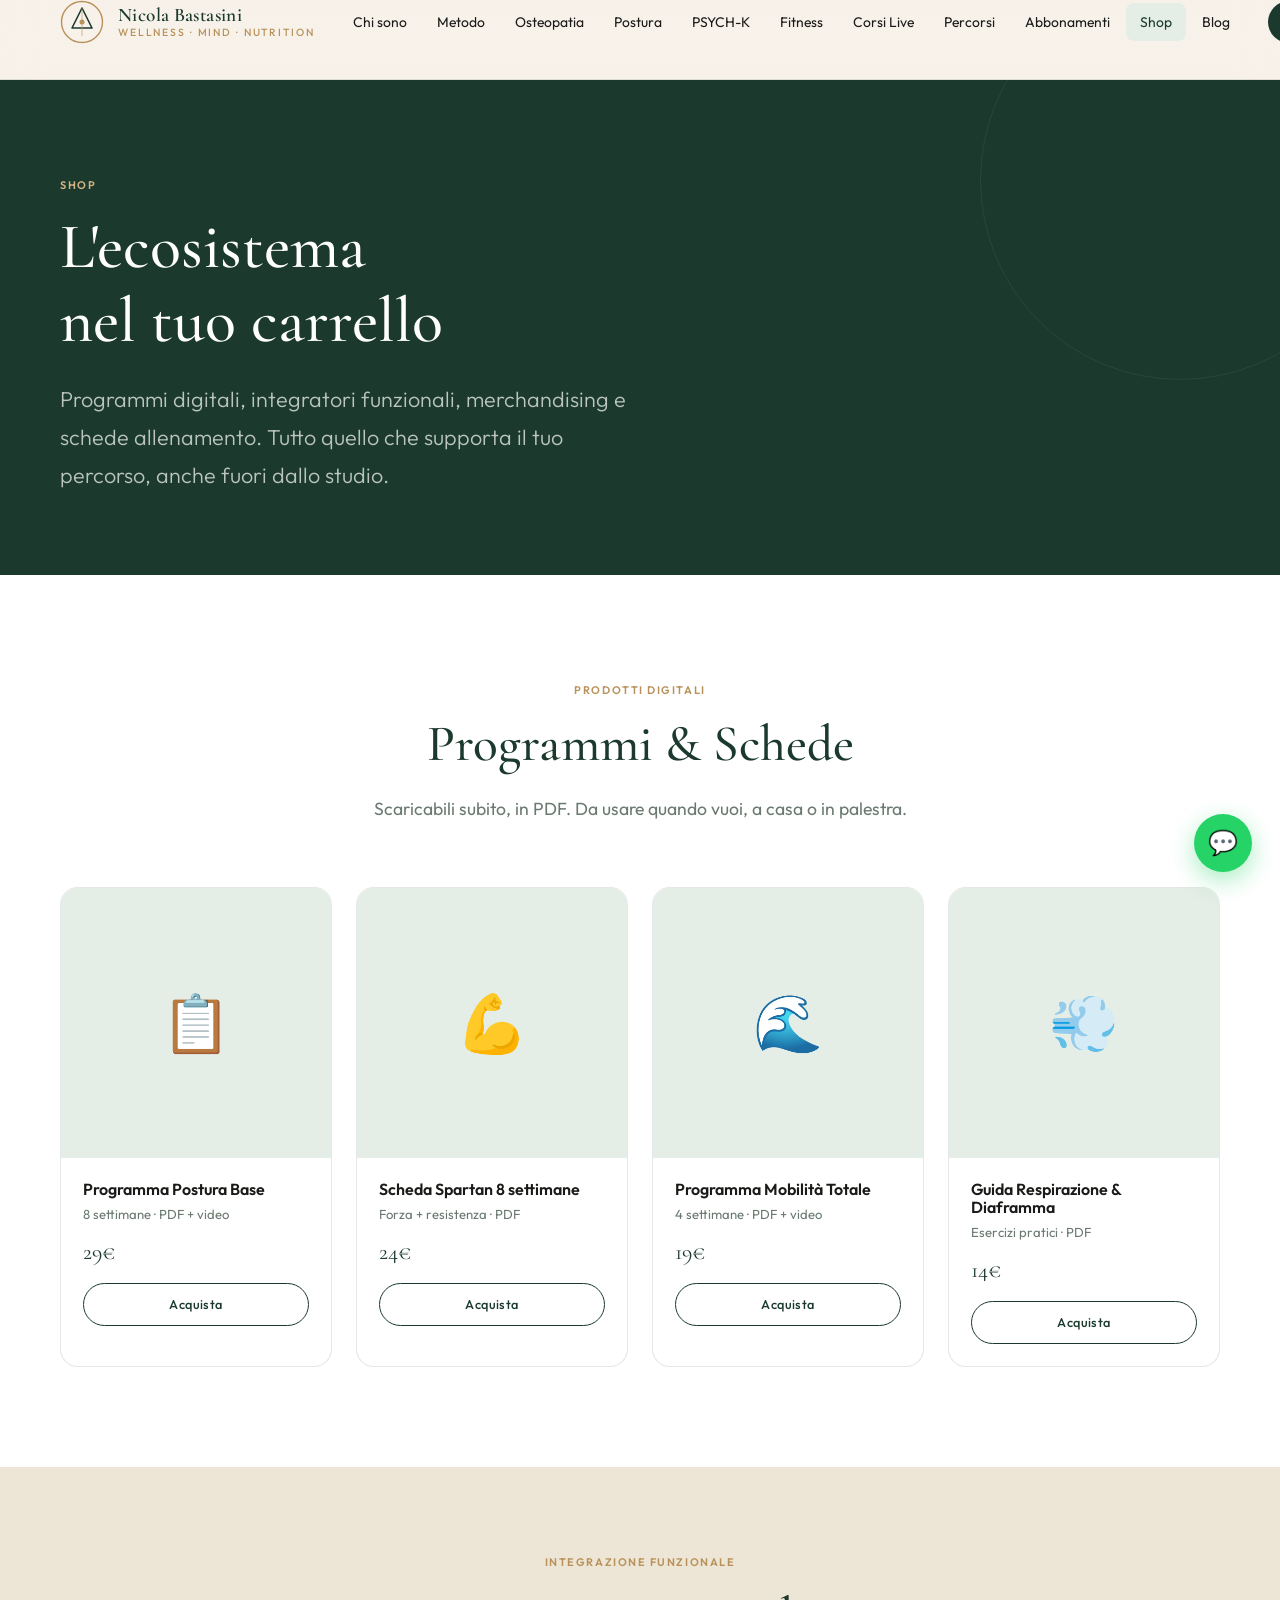
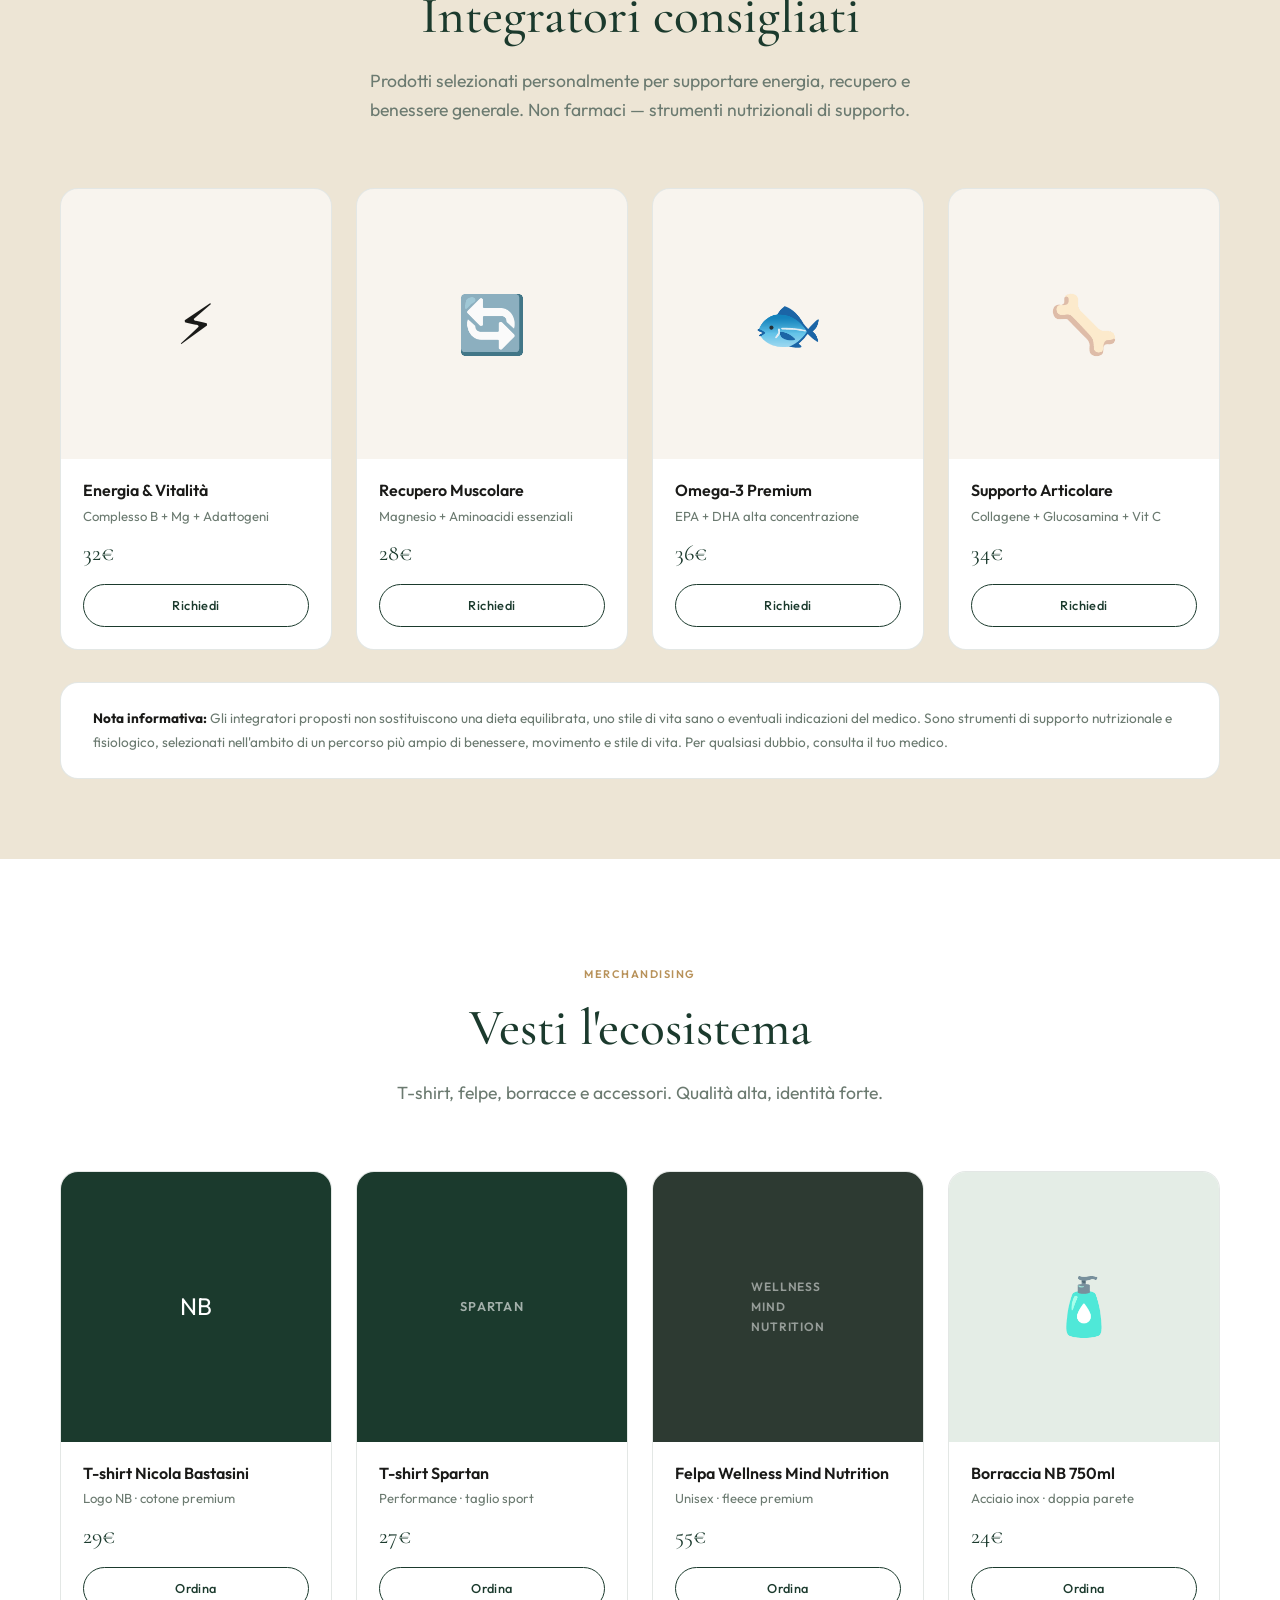
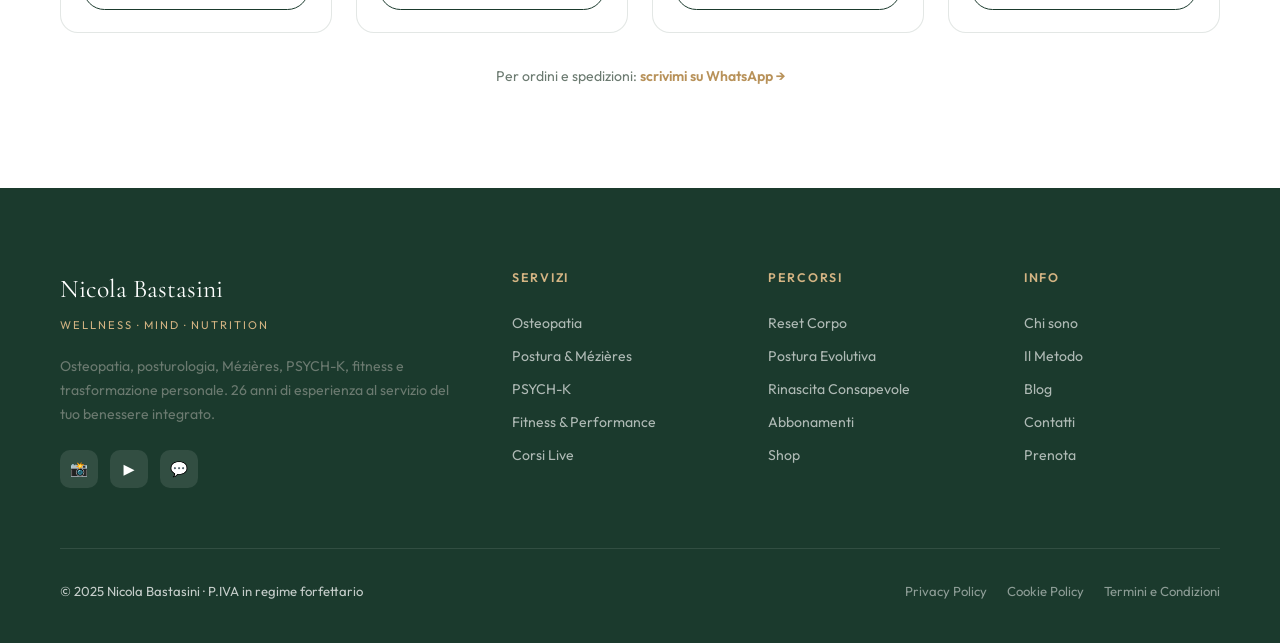
<file: shop.html>
<!DOCTYPE html>
<html lang="it">
<head>
<meta charset="UTF-8"/>
<meta name="viewport" content="width=device-width, initial-scale=1.0"/>
<title>Shop — Nicola Bastasini</title>
<link rel="stylesheet" href="style.css"/>
</head>
<body>

<section class="page-hero">
  <div class="container">
    <span class="tag">Shop</span>
    <h1>L'ecosistema<br>nel tuo carrello</h1>
    <p class="lead" style="max-width:580px;">Programmi digitali, integratori funzionali, merchandising e schede allenamento. Tutto quello che supporta il tuo percorso, anche fuori dallo studio.</p>
  </div>
</section>

<!-- CATEGORIE -->
<section class="section band-white">
  <div class="container">
    <div class="section-header">
      <span class="tag">Prodotti digitali</span>
      <h2>Programmi & Schede</h2>
      <p>Scaricabili subito, in PDF. Da usare quando vuoi, a casa o in palestra.</p>
    </div>
    <div class="shop-grid">
      <div class="product-card">
        <div class="product-thumb">📋</div>
        <div class="product-info">
          <h4>Programma Postura Base</h4>
          <p style="font-size:.82rem;margin:4px 0 8px;">8 settimane · PDF + video</p>
          <div class="price">29€</div>
          <a href="https://ko-fi.com/nicolabastasini" target="_blank" class="btn btn-outline" style="font-size:.8rem;padding:10px 16px;width:100%;justify-content:center;margin-top:12px;">Acquista</a>
        </div>
      </div>
      <div class="product-card">
        <div class="product-thumb">💪</div>
        <div class="product-info">
          <h4>Scheda Spartan 8 settimane</h4>
          <p style="font-size:.82rem;margin:4px 0 8px;">Forza + resistenza · PDF</p>
          <div class="price">24€</div>
          <a href="https://ko-fi.com/nicolabastasini" target="_blank" class="btn btn-outline" style="font-size:.8rem;padding:10px 16px;width:100%;justify-content:center;margin-top:12px;">Acquista</a>
        </div>
      </div>
      <div class="product-card">
        <div class="product-thumb">🌊</div>
        <div class="product-info">
          <h4>Programma Mobilità Totale</h4>
          <p style="font-size:.82rem;margin:4px 0 8px;">4 settimane · PDF + video</p>
          <div class="price">19€</div>
          <a href="https://ko-fi.com/nicolabastasini" target="_blank" class="btn btn-outline" style="font-size:.8rem;padding:10px 16px;width:100%;justify-content:center;margin-top:12px;">Acquista</a>
        </div>
      </div>
      <div class="product-card">
        <div class="product-thumb">💨</div>
        <div class="product-info">
          <h4>Guida Respirazione & Diaframma</h4>
          <p style="font-size:.82rem;margin:4px 0 8px;">Esercizi pratici · PDF</p>
          <div class="price">14€</div>
          <a href="https://ko-fi.com/nicolabastasini" target="_blank" class="btn btn-outline" style="font-size:.8rem;padding:10px 16px;width:100%;justify-content:center;margin-top:12px;">Acquista</a>
        </div>
      </div>
    </div>
  </div>
</section>

<!-- INTEGRATORI -->
<section class="section band-cream">
  <div class="container">
    <div class="section-header">
      <span class="tag">Integrazione funzionale</span>
      <h2>Integratori consigliati</h2>
      <p>Prodotti selezionati personalmente per supportare energia, recupero e benessere generale. Non farmaci — strumenti nutrizionali di supporto.</p>
    </div>
    <div class="shop-grid">
      <div class="product-card">
        <div class="product-thumb" style="background:rgba(184,146,90,0.1);">⚡</div>
        <div class="product-info">
          <h4>Energia & Vitalità</h4>
          <p style="font-size:.82rem;margin:4px 0 8px;">Complesso B + Mg + Adattogeni</p>
          <div class="price">32€</div>
          <a href="contatti.html" class="btn btn-outline" style="font-size:.8rem;padding:10px 16px;width:100%;justify-content:center;margin-top:12px;">Richiedi</a>
        </div>
      </div>
      <div class="product-card">
        <div class="product-thumb" style="background:rgba(184,146,90,0.1);">🔄</div>
        <div class="product-info">
          <h4>Recupero Muscolare</h4>
          <p style="font-size:.82rem;margin:4px 0 8px;">Magnesio + Aminoacidi essenziali</p>
          <div class="price">28€</div>
          <a href="contatti.html" class="btn btn-outline" style="font-size:.8rem;padding:10px 16px;width:100%;justify-content:center;margin-top:12px;">Richiedi</a>
        </div>
      </div>
      <div class="product-card">
        <div class="product-thumb" style="background:rgba(184,146,90,0.1);">🐟</div>
        <div class="product-info">
          <h4>Omega-3 Premium</h4>
          <p style="font-size:.82rem;margin:4px 0 8px;">EPA + DHA alta concentrazione</p>
          <div class="price">36€</div>
          <a href="contatti.html" class="btn btn-outline" style="font-size:.8rem;padding:10px 16px;width:100%;justify-content:center;margin-top:12px;">Richiedi</a>
        </div>
      </div>
      <div class="product-card">
        <div class="product-thumb" style="background:rgba(184,146,90,0.1);">🦴</div>
        <div class="product-info">
          <h4>Supporto Articolare</h4>
          <p style="font-size:.82rem;margin:4px 0 8px;">Collagene + Glucosamina + Vit C</p>
          <div class="price">34€</div>
          <a href="contatti.html" class="btn btn-outline" style="font-size:.8rem;padding:10px 16px;width:100%;justify-content:center;margin-top:12px;">Richiedi</a>
        </div>
      </div>
    </div>
    <div style="background:var(--white);border-radius:var(--radius);padding:24px 32px;margin-top:32px;border:1px solid var(--border);">
      <p style="font-size:.85rem;color:var(--muted);line-height:1.7;"><strong style="color:var(--text);">Nota informativa:</strong> Gli integratori proposti non sostituiscono una dieta equilibrata, uno stile di vita sano o eventuali indicazioni del medico. Sono strumenti di supporto nutrizionale e fisiologico, selezionati nell'ambito di un percorso più ampio di benessere, movimento e stile di vita. Per qualsiasi dubbio, consulta il tuo medico.</p>
    </div>
  </div>
</section>

<!-- MERCHANDISING -->
<section class="section band-white">
  <div class="container">
    <div class="section-header">
      <span class="tag">Merchandising</span>
      <h2>Vesti l'ecosistema</h2>
      <p>T-shirt, felpe, borracce e accessori. Qualità alta, identità forte.</p>
    </div>
    <div class="shop-grid">
      <div class="product-card">
        <div class="product-thumb" style="background:var(--green);color:var(--white);font-size:1.5rem;">NB</div>
        <div class="product-info">
          <h4>T-shirt Nicola Bastasini</h4>
          <p style="font-size:.82rem;margin:4px 0 8px;">Logo NB · cotone premium</p>
          <div class="price">29€</div>
          <a href="contatti.html" class="btn btn-outline" style="font-size:.8rem;padding:10px 16px;width:100%;justify-content:center;margin-top:12px;">Ordina</a>
        </div>
      </div>
      <div class="product-card">
        <div class="product-thumb" style="background:var(--green);color:rgba(255,255,255,0.6);font-size:.8rem;font-weight:600;letter-spacing:.1em;">SPARTAN</div>
        <div class="product-info">
          <h4>T-shirt Spartan</h4>
          <p style="font-size:.82rem;margin:4px 0 8px;">Performance · taglio sport</p>
          <div class="price">27€</div>
          <a href="contatti.html" class="btn btn-outline" style="font-size:.8rem;padding:10px 16px;width:100%;justify-content:center;margin-top:12px;">Ordina</a>
        </div>
      </div>
      <div class="product-card">
        <div class="product-thumb" style="background:#2D3A32;color:rgba(255,255,255,0.5);font-size:.75rem;font-weight:600;letter-spacing:.08em;">WELLNESS<br>MIND<br>NUTRITION</div>
        <div class="product-info">
          <h4>Felpa Wellness Mind Nutrition</h4>
          <p style="font-size:.82rem;margin:4px 0 8px;">Unisex · fleece premium</p>
          <div class="price">55€</div>
          <a href="contatti.html" class="btn btn-outline" style="font-size:.8rem;padding:10px 16px;width:100%;justify-content:center;margin-top:12px;">Ordina</a>
        </div>
      </div>
      <div class="product-card">
        <div class="product-thumb" style="background:var(--green-soft);">🧴</div>
        <div class="product-info">
          <h4>Borraccia NB 750ml</h4>
          <p style="font-size:.82rem;margin:4px 0 8px;">Acciaio inox · doppia parete</p>
          <div class="price">24€</div>
          <a href="contatti.html" class="btn btn-outline" style="font-size:.8rem;padding:10px 16px;width:100%;justify-content:center;margin-top:12px;">Ordina</a>
        </div>
      </div>
    </div>
    <p style="text-align:center;margin-top:32px;font-size:.88rem;color:var(--muted);">Per ordini e spedizioni: <a href="contatti.html" style="color:var(--gold);font-weight:600;">scrivimi su WhatsApp →</a></p>
  </div>
</section>

<script src="nav.js"></script>
</body>
</html>
</file>
<file: style.css>
@import url('https://fonts.googleapis.com/css2?family=Cormorant+Garamond:ital,wght@0,300;0,400;0,500;0,600;0,700;1,300;1,400;1,600&family=Outfit:wght@300;400;500;600&display=swap');

:root {
  --green:       #1B3A2D;
  --green-mid:   #2D5C45;
  --green-soft:  #E4EDE6;
  --gold:        #B8925A;
  --gold-light:  #D4B483;
  --cream:       #F7F2EA;
  --cream-dark:  #EDE5D5;
  --text:        #1A1A18;
  --muted:       #6B7A70;
  --white:       #FFFFFF;
  --border:      rgba(27,58,45,0.12);
  --shadow-sm:   0 4px 20px rgba(27,58,45,0.08);
  --shadow-md:   0 12px 48px rgba(27,58,45,0.12);
  --shadow-lg:   0 24px 80px rgba(27,58,45,0.16);
  --radius:      18px;
  --radius-sm:   10px;
  --nav-h:       80px;
  --font-display:'Cormorant Garamond', Georgia, serif;
  --font-body:   'Outfit', system-ui, sans-serif;
}

*, *::before, *::after { box-sizing: border-box; margin: 0; padding: 0; }

html { scroll-behavior: smooth; font-size: 16px; }

body {
  font-family: var(--font-body);
  background: var(--cream);
  color: var(--text);
  line-height: 1.65;
  overflow-x: hidden;
}

a { color: inherit; text-decoration: none; }
img { display: block; max-width: 100%; }
ul { list-style: none; }

/* ─── UTILITIES ─────────────────────────────────────── */
.container { width: min(1160px, calc(100% - 40px)); margin: 0 auto; }
.container-sm { width: min(780px, calc(100% - 40px)); margin: 0 auto; }

.section { padding: 100px 0; }
.section-sm { padding: 60px 0; }

.tag {
  display: inline-block;
  font-family: var(--font-body);
  font-size: 11px;
  font-weight: 600;
  letter-spacing: .14em;
  text-transform: uppercase;
  color: var(--gold);
  margin-bottom: 16px;
}

h1,h2,h3,h4 {
  font-family: var(--font-display);
  line-height: 1.15;
  font-weight: 500;
}

h1 { font-size: clamp(2.8rem, 6vw, 5.2rem); }
h2 { font-size: clamp(2.2rem, 4vw, 3.6rem); }
h3 { font-size: clamp(1.4rem, 2.5vw, 2rem); }
h4 { font-size: 1.3rem; }

p { font-size: 1.05rem; color: var(--muted); }

.lead {
  font-size: clamp(1.15rem, 2vw, 1.35rem);
  line-height: 1.75;
  color: var(--muted);
  font-weight: 300;
}

/* ─── BUTTONS ────────────────────────────────────────── */
.btn {
  display: inline-flex;
  align-items: center;
  gap: 10px;
  padding: 15px 32px;
  border-radius: 50px;
  font-family: var(--font-body);
  font-size: .95rem;
  font-weight: 500;
  letter-spacing: .03em;
  cursor: pointer;
  border: none;
  transition: all .28s ease;
  text-decoration: none;
}

.btn-primary {
  background: var(--green);
  color: var(--white);
}
.btn-primary:hover {
  background: var(--green-mid);
  transform: translateY(-2px);
  box-shadow: 0 12px 32px rgba(27,58,45,0.25);
}

.btn-gold {
  background: var(--gold);
  color: var(--white);
}
.btn-gold:hover {
  background: var(--gold-light);
  transform: translateY(-2px);
  box-shadow: 0 12px 32px rgba(184,146,90,0.3);
}

.btn-outline {
  background: transparent;
  color: var(--green);
  border: 1.5px solid var(--green);
}
.btn-outline:hover {
  background: var(--green);
  color: var(--white);
  transform: translateY(-2px);
}

.btn-outline-gold {
  background: transparent;
  color: var(--gold);
  border: 1.5px solid var(--gold);
}
.btn-outline-gold:hover {
  background: var(--gold);
  color: var(--white);
  transform: translateY(-2px);
}

/* ─── NAV ────────────────────────────────────────────── */
.topbar {
  position: sticky;
  top: 0;
  z-index: 100;
  height: var(--nav-h);
  background: rgba(247,242,234,0.93);
  backdrop-filter: blur(20px);
  -webkit-backdrop-filter: blur(20px);
  border-bottom: 1px solid var(--border);
}

.nav {
  display: flex;
  align-items: center;
  justify-content: space-between;
  height: 100%;
  gap: 24px;
}

.nav-brand {
  display: flex;
  align-items: center;
  gap: 14px;
  flex-shrink: 0;
}

.nav-logo-mark {
  width: 44px;
  height: 44px;
  position: relative;
  flex-shrink: 0;
}
.nav-logo-mark svg {
  width: 100%;
  height: 100%;
}

.nav-brand-text { line-height: 1.2; }
.nav-brand-name {
  font-family: var(--font-display);
  font-size: 1.2rem;
  font-weight: 600;
  color: var(--green);
  letter-spacing: .02em;
}
.nav-brand-sub {
  font-size: .65rem;
  font-weight: 500;
  letter-spacing: .18em;
  text-transform: uppercase;
  color: var(--gold);
}

.nav-links {
  display: flex;
  align-items: center;
  gap: 2px;
}

.nav-links a {
  padding: 8px 14px;
  border-radius: 8px;
  font-size: .87rem;
  font-weight: 400;
  color: var(--text);
  transition: all .2s;
  white-space: nowrap;
}
.nav-links a:hover,
.nav-links a.active {
  background: var(--green-soft);
  color: var(--green);
}

.nav-cta {
  display: flex;
  align-items: center;
  gap: 10px;
  flex-shrink: 0;
}

.nav-cta .btn {
  padding: 10px 22px;
  font-size: .85rem;
}

/* Mobile nav */
.nav-toggle {
  display: none;
  flex-direction: column;
  gap: 5px;
  cursor: pointer;
  padding: 6px;
  background: none;
  border: none;
}
.nav-toggle span {
  display: block;
  width: 24px;
  height: 2px;
  background: var(--green);
  border-radius: 2px;
  transition: all .3s;
}

.nav-mobile {
  display: none;
  position: fixed;
  inset: 0;
  top: var(--nav-h);
  background: var(--cream);
  z-index: 99;
  padding: 32px;
  flex-direction: column;
  gap: 8px;
  overflow-y: auto;
}
.nav-mobile.open { display: flex; }
.nav-mobile a {
  padding: 14px 18px;
  border-radius: var(--radius-sm);
  font-size: 1.15rem;
  color: var(--text);
  border-bottom: 1px solid var(--border);
  display: flex;
  align-items: center;
  justify-content: space-between;
}
.nav-mobile a::after { content: '→'; color: var(--gold); }
.nav-mobile a:hover { background: var(--green-soft); color: var(--green); }

/* ─── HERO ────────────────────────────────────────────── */
.hero {
  min-height: calc(100vh - var(--nav-h));
  display: flex;
  align-items: center;
  position: relative;
  overflow: hidden;
  padding: 80px 0;
}

.hero-bg {
  position: absolute;
  inset: 0;
  background:
    radial-gradient(ellipse 80% 60% at 70% 50%, rgba(27,58,45,0.07) 0%, transparent 60%),
    radial-gradient(ellipse 40% 40% at 20% 80%, rgba(184,146,90,0.08) 0%, transparent 50%);
}

.hero-deco {
  position: absolute;
  top: -80px;
  right: -80px;
  width: 500px;
  height: 500px;
  border: 1px solid rgba(27,58,45,0.08);
  border-radius: 50%;
  pointer-events: none;
}
.hero-deco-2 {
  position: absolute;
  bottom: -120px;
  right: 80px;
  width: 300px;
  height: 300px;
  border: 1px solid rgba(184,146,90,0.12);
  border-radius: 50%;
  pointer-events: none;
}

.hero-inner {
  display: grid;
  grid-template-columns: 1fr 1fr;
  gap: 80px;
  align-items: center;
  position: relative;
  z-index: 2;
}

.hero-content { max-width: 580px; }

.hero h1 { color: var(--green); margin-bottom: 28px; }
.hero h1 em {
  font-style: italic;
  color: var(--gold);
}

.hero .lead { margin-bottom: 44px; }

.hero-btns {
  display: flex;
  flex-wrap: wrap;
  gap: 14px;
  margin-bottom: 60px;
}

.hero-stats {
  display: flex;
  gap: 40px;
  padding-top: 40px;
  border-top: 1px solid var(--border);
}
.stat-num {
  font-family: var(--font-display);
  font-size: 2.4rem;
  font-weight: 600;
  color: var(--green);
  line-height: 1;
}
.stat-label {
  font-size: .8rem;
  text-transform: uppercase;
  letter-spacing: .1em;
  color: var(--muted);
  margin-top: 4px;
}

.hero-visual {
  position: relative;
}

.hero-card-stack {
  position: relative;
  height: 520px;
}

.hero-main-card {
  position: absolute;
  inset: 0;
  background: var(--green);
  border-radius: 28px;
  overflow: hidden;
  display: flex;
  flex-direction: column;
  justify-content: flex-end;
  padding: 40px;
}

.hero-main-card-inner {
  color: var(--white);
}
.hero-main-card-inner .tag { color: var(--gold-light); }
.hero-main-card-inner h3 {
  font-family: var(--font-display);
  font-size: 2rem;
  color: var(--white);
  margin-bottom: 10px;
}
.hero-main-card-inner p { color: rgba(255,255,255,0.7); font-size: .95rem; }

.hero-card-float {
  position: absolute;
  background: var(--white);
  border-radius: 16px;
  padding: 18px 22px;
  box-shadow: var(--shadow-md);
  display: flex;
  align-items: center;
  gap: 14px;
}
.hero-card-float-1 {
  top: -24px;
  right: -24px;
  max-width: 200px;
}
.hero-card-float-2 {
  bottom: -24px;
  left: -24px;
  max-width: 220px;
}
.float-icon {
  width: 44px;
  height: 44px;
  background: var(--green-soft);
  border-radius: 12px;
  display: grid;
  place-items: center;
  font-size: 1.3rem;
  flex-shrink: 0;
}
.float-text strong {
  display: block;
  font-size: .85rem;
  font-weight: 600;
  color: var(--text);
}
.float-text span {
  font-size: .75rem;
  color: var(--muted);
}

/* ─── CARDS ──────────────────────────────────────────── */
.card {
  background: var(--white);
  border-radius: var(--radius);
  padding: 40px;
  border: 1px solid var(--border);
  transition: all .3s ease;
}
.card:hover {
  transform: translateY(-4px);
  box-shadow: var(--shadow-md);
}

.card-grid {
  display: grid;
  grid-template-columns: repeat(auto-fit, minmax(280px, 1fr));
  gap: 24px;
}

.card-icon {
  width: 56px;
  height: 56px;
  background: var(--green-soft);
  border-radius: 14px;
  display: grid;
  place-items: center;
  font-size: 1.5rem;
  margin-bottom: 24px;
}

.card h3 { font-size: 1.4rem; margin-bottom: 12px; color: var(--green); }
.card p { font-size: .95rem; }
.card .card-link {
  display: inline-flex;
  align-items: center;
  gap: 6px;
  margin-top: 20px;
  font-size: .9rem;
  font-weight: 500;
  color: var(--gold);
  transition: gap .2s;
}
.card .card-link:hover { gap: 12px; }

/* ─── SECTION HEADER ─────────────────────────────────── */
.section-header { text-align: center; margin-bottom: 64px; }
.section-header h2 { color: var(--green); margin-bottom: 20px; }
.section-header p { max-width: 600px; margin: 0 auto; font-size: 1.1rem; }

/* ─── BANDS ──────────────────────────────────────────── */
.band-dark {
  background: var(--green);
  color: var(--white);
  padding: 80px 0;
}
.band-dark h2, .band-dark h3 { color: var(--white); }
.band-dark p { color: rgba(255,255,255,0.7); }
.band-dark .tag { color: var(--gold-light); }

.band-cream { background: var(--cream-dark); padding: 80px 0; }
.band-white { background: var(--white); padding: 100px 0; }

/* ─── 5 PORTE ────────────────────────────────────────── */
.porte-grid {
  display: grid;
  grid-template-columns: repeat(5, 1fr);
  gap: 0;
  border-radius: var(--radius);
  overflow: hidden;
}

.porta {
  background: var(--green);
  padding: 40px 28px;
  border-right: 1px solid rgba(255,255,255,0.08);
  transition: all .35s ease;
  cursor: pointer;
  position: relative;
  overflow: hidden;
  text-decoration: none;
  display: block;
}
.porta:last-child { border-right: none; }
.porta::before {
  content: '';
  position: absolute;
  bottom: 0; left: 0; right: 0;
  height: 3px;
  background: var(--gold);
  transform: scaleX(0);
  transition: transform .35s ease;
}
.porta:hover::before { transform: scaleX(1); }
.porta:hover { background: var(--green-mid); }

.porta-num {
  font-family: var(--font-display);
  font-size: 3rem;
  font-weight: 300;
  color: rgba(255,255,255,0.15);
  line-height: 1;
  margin-bottom: 20px;
}
.porta-icon { font-size: 1.8rem; margin-bottom: 16px; }
.porta h4 {
  font-family: var(--font-display);
  font-size: 1.2rem;
  color: var(--white);
  margin-bottom: 10px;
}
.porta p {
  font-size: .82rem;
  color: rgba(255,255,255,0.6);
  line-height: 1.55;
}
.porta-arrow {
  margin-top: 24px;
  color: var(--gold-light);
  font-size: .9rem;
  display: flex;
  align-items: center;
  gap: 8px;
  transition: gap .2s;
}
.porta:hover .porta-arrow { gap: 14px; }

/* ─── PERCORSI CARDS ─────────────────────────────────── */
.percorso-card {
  background: var(--white);
  border-radius: var(--radius);
  overflow: hidden;
  border: 1px solid var(--border);
  transition: all .3s;
  display: flex;
  flex-direction: column;
}
.percorso-card:hover { transform: translateY(-4px); box-shadow: var(--shadow-md); }

.percorso-header {
  padding: 36px 36px 28px;
  background: var(--green);
  position: relative;
}
.percorso-header.gold-bg { background: linear-gradient(135deg, #8B6914, var(--gold)); }
.percorso-badge {
  display: inline-block;
  background: rgba(255,255,255,0.15);
  color: rgba(255,255,255,0.9);
  font-size: .72rem;
  font-weight: 600;
  letter-spacing: .12em;
  text-transform: uppercase;
  padding: 5px 12px;
  border-radius: 50px;
  margin-bottom: 16px;
}
.percorso-header h3 { color: var(--white); font-size: 1.7rem; }
.percorso-header p { color: rgba(255,255,255,0.7); font-size: .9rem; margin-top: 8px; }

.percorso-body {
  padding: 32px 36px;
  flex: 1;
  display: flex;
  flex-direction: column;
}
.percorso-includes {
  flex: 1;
  margin-bottom: 28px;
}
.percorso-includes li {
  display: flex;
  align-items: flex-start;
  gap: 10px;
  padding: 9px 0;
  border-bottom: 1px solid var(--border);
  font-size: .93rem;
  color: var(--text);
}
.percorso-includes li:last-child { border-bottom: none; }
.percorso-includes li::before {
  content: '✓';
  color: var(--gold);
  font-weight: 700;
  flex-shrink: 0;
  margin-top: 1px;
}
.percorso-price {
  padding-top: 20px;
  border-top: 1px solid var(--border);
}
.percorso-price .from {
  font-size: .78rem;
  text-transform: uppercase;
  letter-spacing: .1em;
  color: var(--muted);
}
.percorso-price .price {
  font-family: var(--font-display);
  font-size: 2.2rem;
  color: var(--green);
  font-weight: 600;
  line-height: 1;
}
.percorso-price .period { font-size: .85rem; color: var(--muted); }

/* ─── ABBONAMENTI ─────────────────────────────────────── */
.abbonamento-grid {
  display: grid;
  grid-template-columns: repeat(auto-fit, minmax(260px, 1fr));
  gap: 24px;
  align-items: start;
}

.abbonamento-card {
  background: var(--white);
  border-radius: var(--radius);
  overflow: hidden;
  border: 1px solid var(--border);
  transition: all .3s;
}
.abbonamento-card:hover { transform: translateY(-4px); box-shadow: var(--shadow-md); }
.abbonamento-card.featured {
  border: 2px solid var(--gold);
  position: relative;
}
.abbonamento-card.featured::before {
  content: 'PIÙ SCELTO';
  position: absolute;
  top: 16px; right: 16px;
  background: var(--gold);
  color: var(--white);
  font-size: .65rem;
  font-weight: 700;
  letter-spacing: .12em;
  padding: 4px 10px;
  border-radius: 50px;
}
.abb-header {
  padding: 28px 28px 24px;
  background: var(--cream);
  border-bottom: 1px solid var(--border);
}
.abb-header h4 { font-size: 1.25rem; color: var(--green); margin-bottom: 6px; }
.abb-header p { font-size: .83rem; }
.abb-price { padding: 20px 28px; border-bottom: 1px solid var(--border); }
.abb-price .amount {
  font-family: var(--font-display);
  font-size: 2.8rem;
  color: var(--green);
  font-weight: 600;
  line-height: 1;
}
.abb-price .period { font-size: .85rem; color: var(--muted); }
.abb-features { padding: 20px 28px; }
.abb-features li {
  display: flex;
  align-items: flex-start;
  gap: 10px;
  padding: 8px 0;
  font-size: .88rem;
  color: var(--text);
  border-bottom: 1px solid var(--border);
}
.abb-features li:last-child { border-bottom: none; }
.abb-features li::before {
  content: '✓';
  color: var(--gold);
  font-weight: 700;
  flex-shrink: 0;
}
.abb-cta { padding: 20px 28px 28px; }
.abb-cta .btn { width: 100%; justify-content: center; }

/* ─── SHOP ───────────────────────────────────────────── */
.shop-grid {
  display: grid;
  grid-template-columns: repeat(auto-fill, minmax(240px, 1fr));
  gap: 24px;
}
.product-card {
  background: var(--white);
  border-radius: var(--radius);
  overflow: hidden;
  border: 1px solid var(--border);
  transition: all .3s;
}
.product-card:hover { transform: translateY(-4px); box-shadow: var(--shadow-md); }
.product-thumb {
  aspect-ratio: 1;
  background: var(--green-soft);
  display: grid;
  place-items: center;
  font-size: 3.5rem;
}
.product-info { padding: 22px; }
.product-info h4 { font-size: 1rem; color: var(--text); margin-bottom: 6px; font-family: var(--font-body); font-weight: 600; }
.product-info .price { font-family: var(--font-display); font-size: 1.4rem; color: var(--green); }
.product-info .btn { margin-top: 14px; width: 100%; justify-content: center; font-size: .85rem; padding: 12px; }

/* ─── TESTIMONIALS ───────────────────────────────────── */
.testimonials-grid {
  display: grid;
  grid-template-columns: repeat(auto-fit, minmax(300px, 1fr));
  gap: 24px;
}
.testimonial-card {
  background: var(--white);
  border-radius: var(--radius);
  padding: 36px;
  border: 1px solid var(--border);
}
.testimonial-stars { color: var(--gold); margin-bottom: 16px; font-size: 1rem; }
.testimonial-text { font-size: 1rem; color: var(--text); line-height: 1.7; margin-bottom: 24px; font-style: italic; }
.testimonial-author { display: flex; align-items: center; gap: 14px; }
.testimonial-avatar {
  width: 44px;
  height: 44px;
  background: var(--green-soft);
  border-radius: 50%;
  display: grid;
  place-items: center;
  font-size: 1.1rem;
  flex-shrink: 0;
}
.testimonial-name { font-weight: 600; font-size: .92rem; color: var(--text); }
.testimonial-role { font-size: .8rem; color: var(--muted); }

/* ─── FOOTER ─────────────────────────────────────────── */
.footer {
  background: var(--green);
  color: rgba(255,255,255,0.75);
  padding: 80px 0 40px;
}
.footer-grid {
  display: grid;
  grid-template-columns: 2fr 1fr 1fr 1fr;
  gap: 60px;
  margin-bottom: 60px;
}
.footer-brand { }
.footer-brand-name {
  font-family: var(--font-display);
  font-size: 1.6rem;
  color: var(--white);
  margin-bottom: 6px;
}
.footer-brand-sub {
  font-size: .7rem;
  letter-spacing: .18em;
  text-transform: uppercase;
  color: var(--gold-light);
  margin-bottom: 20px;
}
.footer-brand p { font-size: .88rem; line-height: 1.7; }
.footer-socials { display: flex; gap: 12px; margin-top: 24px; }
.footer-social {
  width: 38px;
  height: 38px;
  background: rgba(255,255,255,0.1);
  border-radius: 10px;
  display: grid;
  place-items: center;
  font-size: .9rem;
  transition: background .2s;
  color: var(--white);
}
.footer-social:hover { background: var(--gold); }

.footer-col h5 {
  font-family: var(--font-body);
  font-size: .78rem;
  font-weight: 600;
  letter-spacing: .14em;
  text-transform: uppercase;
  color: var(--gold-light);
  margin-bottom: 18px;
}
.footer-col a {
  display: block;
  font-size: .88rem;
  padding: 5px 0;
  color: rgba(255,255,255,0.65);
  transition: color .2s;
}
.footer-col a:hover { color: var(--white); }

.footer-bottom {
  padding-top: 32px;
  border-top: 1px solid rgba(255,255,255,0.1);
  display: flex;
  align-items: center;
  justify-content: space-between;
  gap: 20px;
  font-size: .82rem;
}
.footer-bottom a { color: rgba(255,255,255,0.5); }
.footer-bottom a:hover { color: var(--gold-light); }
.footer-legal { display: flex; gap: 20px; flex-wrap: wrap; }

/* ─── PAGE HERO ─────────────────────────────────────── */
.page-hero {
  background: var(--green);
  padding: 90px 0 80px;
  position: relative;
  overflow: hidden;
}
.page-hero::before {
  content: '';
  position: absolute;
  top: -100px; right: -100px;
  width: 400px; height: 400px;
  border: 1px solid rgba(255,255,255,0.06);
  border-radius: 50%;
}
.page-hero .tag { color: var(--gold-light); }
.page-hero h1 { color: var(--white); margin-bottom: 24px; font-size: clamp(2.4rem, 5vw, 4rem); }
.page-hero .lead { color: rgba(255,255,255,0.7); }
.page-hero-btns { display: flex; gap: 14px; flex-wrap: wrap; margin-top: 36px; }

/* ─── DIVIDER ───────────────────────────────────────── */
.divider {
  width: 60px;
  height: 2px;
  background: var(--gold);
  margin: 20px 0 28px;
}
.divider.center { margin: 20px auto 28px; }

/* ─── BADGE ─────────────────────────────────────────── */
.badge {
  display: inline-block;
  padding: 4px 12px;
  border-radius: 50px;
  font-size: .75rem;
  font-weight: 600;
  letter-spacing: .06em;
}
.badge-green { background: var(--green-soft); color: var(--green); }
.badge-gold { background: rgba(184,146,90,0.12); color: var(--gold); }

/* ─── TWO COL ────────────────────────────────────────── */
.two-col {
  display: grid;
  grid-template-columns: 1fr 1fr;
  gap: 80px;
  align-items: center;
}
.two-col.reverse { direction: rtl; }
.two-col.reverse > * { direction: ltr; }

/* ─── CTA BAND ───────────────────────────────────────── */
.cta-band {
  background: linear-gradient(135deg, var(--green), var(--green-mid));
  border-radius: 28px;
  padding: 70px;
  text-align: center;
  position: relative;
  overflow: hidden;
}
.cta-band::before {
  content: '';
  position: absolute;
  top: -80px; right: -80px;
  width: 300px; height: 300px;
  border: 1px solid rgba(255,255,255,0.06);
  border-radius: 50%;
}
.cta-band h2 { color: var(--white); margin-bottom: 18px; }
.cta-band p { color: rgba(255,255,255,0.72); max-width: 520px; margin: 0 auto 36px; font-size: 1.05rem; }
.cta-band-btns { display: flex; justify-content: center; gap: 14px; flex-wrap: wrap; }

/* ─── BLOG CARDS ─────────────────────────────────────── */
.blog-grid {
  display: grid;
  grid-template-columns: repeat(auto-fit, minmax(300px, 1fr));
  gap: 28px;
}
.blog-card {
  background: var(--white);
  border-radius: var(--radius);
  overflow: hidden;
  border: 1px solid var(--border);
  transition: all .3s;
}
.blog-card:hover { transform: translateY(-4px); box-shadow: var(--shadow-md); }
.blog-thumb {
  aspect-ratio: 16/9;
  background: var(--green-soft);
  display: grid;
  place-items: center;
  font-size: 2.5rem;
}
.blog-body { padding: 28px; }
.blog-meta { display: flex; align-items: center; gap: 12px; margin-bottom: 14px; }
.blog-cat {
  font-size: .72rem;
  font-weight: 600;
  letter-spacing: .1em;
  text-transform: uppercase;
  color: var(--gold);
}
.blog-date { font-size: .78rem; color: var(--muted); }
.blog-body h3 { font-size: 1.2rem; color: var(--text); margin-bottom: 10px; line-height: 1.35; }
.blog-body p { font-size: .9rem; }
.blog-link {
  display: inline-flex;
  align-items: center;
  gap: 6px;
  margin-top: 18px;
  font-size: .9rem;
  font-weight: 500;
  color: var(--green);
}

/* ─── FORM ───────────────────────────────────────────── */
.form-group { margin-bottom: 20px; }
.form-label { display: block; font-size: .88rem; font-weight: 500; color: var(--text); margin-bottom: 8px; }
.form-input, .form-textarea, .form-select {
  width: 100%;
  padding: 14px 18px;
  border: 1.5px solid var(--border);
  border-radius: var(--radius-sm);
  font-family: var(--font-body);
  font-size: .95rem;
  background: var(--white);
  color: var(--text);
  transition: border-color .2s;
  outline: none;
  appearance: none;
}
.form-input:focus, .form-textarea:focus, .form-select:focus {
  border-color: var(--green);
}
.form-textarea { resize: vertical; min-height: 120px; }
.form-grid { display: grid; grid-template-columns: 1fr 1fr; gap: 16px; }

/* ─── VIDEO EMBED ────────────────────────────────────── */
.video-wrap {
  position: relative;
  aspect-ratio: 16/9;
  border-radius: var(--radius);
  overflow: hidden;
  background: var(--green);
}
.video-wrap iframe { position: absolute; inset: 0; width: 100%; height: 100%; border: none; }

/* ─── ORARIO CARD ────────────────────────────────────── */
.schedule-grid {
  display: grid;
  grid-template-columns: repeat(auto-fill, minmax(180px, 1fr));
  gap: 16px;
}
.schedule-card {
  background: var(--white);
  border-radius: var(--radius-sm);
  padding: 22px;
  border: 1px solid var(--border);
  text-align: center;
}
.schedule-day {
  font-size: .72rem;
  font-weight: 700;
  letter-spacing: .14em;
  text-transform: uppercase;
  color: var(--muted);
  margin-bottom: 6px;
}
.schedule-class {
  font-family: var(--font-display);
  font-size: 1.2rem;
  color: var(--green);
  margin-bottom: 4px;
}
.schedule-time { font-size: .82rem; color: var(--muted); }

/* ─── STEP LIST ──────────────────────────────────────── */
.steps { display: flex; flex-direction: column; gap: 0; }
.step {
  display: grid;
  grid-template-columns: 56px 1fr;
  gap: 24px;
  padding: 32px 0;
  border-bottom: 1px solid var(--border);
  position: relative;
}
.step:last-child { border-bottom: none; }
.step-num {
  font-family: var(--font-display);
  font-size: 2.4rem;
  font-weight: 300;
  color: var(--gold);
  line-height: 1;
}
.step h4 { font-size: 1.2rem; color: var(--green); margin-bottom: 8px; }
.step p { font-size: .95rem; }

/* ─── FAQ ────────────────────────────────────────────── */
.faq-item {
  border-bottom: 1px solid var(--border);
  overflow: hidden;
}
.faq-question {
  display: flex;
  justify-content: space-between;
  align-items: center;
  padding: 22px 0;
  cursor: pointer;
  font-weight: 500;
  font-size: 1rem;
  color: var(--text);
  gap: 20px;
  background: none;
  border: none;
  width: 100%;
  text-align: left;
  font-family: var(--font-body);
}
.faq-question::after {
  content: '+';
  font-size: 1.4rem;
  color: var(--gold);
  flex-shrink: 0;
  transition: transform .25s;
}
.faq-item.open .faq-question::after { transform: rotate(45deg); }
.faq-answer {
  display: none;
  padding: 0 0 22px;
  font-size: .95rem;
  color: var(--muted);
  line-height: 1.7;
}
.faq-item.open .faq-answer { display: block; }

/* ─── WHATSAPP FLOAT ─────────────────────────────────── */
.wa-float {
  position: fixed;
  bottom: 28px;
  right: 28px;
  z-index: 200;
  width: 58px;
  height: 58px;
  background: #25D366;
  border-radius: 50%;
  display: flex;
  align-items: center;
  justify-content: center;
  box-shadow: 0 8px 24px rgba(37,211,102,0.4);
  transition: transform .2s;
  color: var(--white);
  font-size: 1.5rem;
}
.wa-float:hover { transform: scale(1.08); }

/* ─── RESPONSIVE ─────────────────────────────────────── */
@media (max-width: 1024px) {
  .porte-grid { grid-template-columns: repeat(3, 1fr); }
  .porta:nth-child(4), .porta:nth-child(5) { border-top: 1px solid rgba(255,255,255,0.08); }
  .footer-grid { grid-template-columns: 1fr 1fr; gap: 40px; }
  .hero-inner { gap: 48px; }
}

@media (max-width: 768px) {
  :root { --nav-h: 68px; }
  .section { padding: 70px 0; }
  .nav-links, .nav-cta { display: none; }
  .nav-toggle { display: flex; }
  .hero-inner { grid-template-columns: 1fr; gap: 48px; }
  .hero-visual { display: none; }
  .hero-stats { gap: 28px; }
  .porte-grid { grid-template-columns: 1fr 1fr; }
  .porta:nth-child(5) { grid-column: 1/-1; border-top: 1px solid rgba(255,255,255,0.08); }
  .two-col { grid-template-columns: 1fr; gap: 44px; }
  .two-col.reverse { direction: ltr; }
  .footer-grid { grid-template-columns: 1fr; gap: 40px; }
  .footer-bottom { flex-direction: column; text-align: center; }
  .cta-band { padding: 44px 28px; }
  .form-grid { grid-template-columns: 1fr; }
}

@media (max-width: 480px) {
  .hero h1 { font-size: 2.4rem; }
  .porte-grid { grid-template-columns: 1fr; }
  .porta { border-right: none; border-bottom: 1px solid rgba(255,255,255,0.08); }
  .hero-btns { flex-direction: column; }
}

/* ─── ANIMATIONS ─────────────────────────────────────── */
@keyframes fadeUp {
  from { opacity: 0; transform: translateY(28px); }
  to   { opacity: 1; transform: translateY(0); }
}
@keyframes fadeIn {
  from { opacity: 0; }
  to   { opacity: 1; }
}

.animate-up { animation: fadeUp .65s ease both; }
.animate-up-2 { animation: fadeUp .65s .12s ease both; }
.animate-up-3 { animation: fadeUp .65s .24s ease both; }
.animate-up-4 { animation: fadeUp .65s .36s ease both; }
</file>
